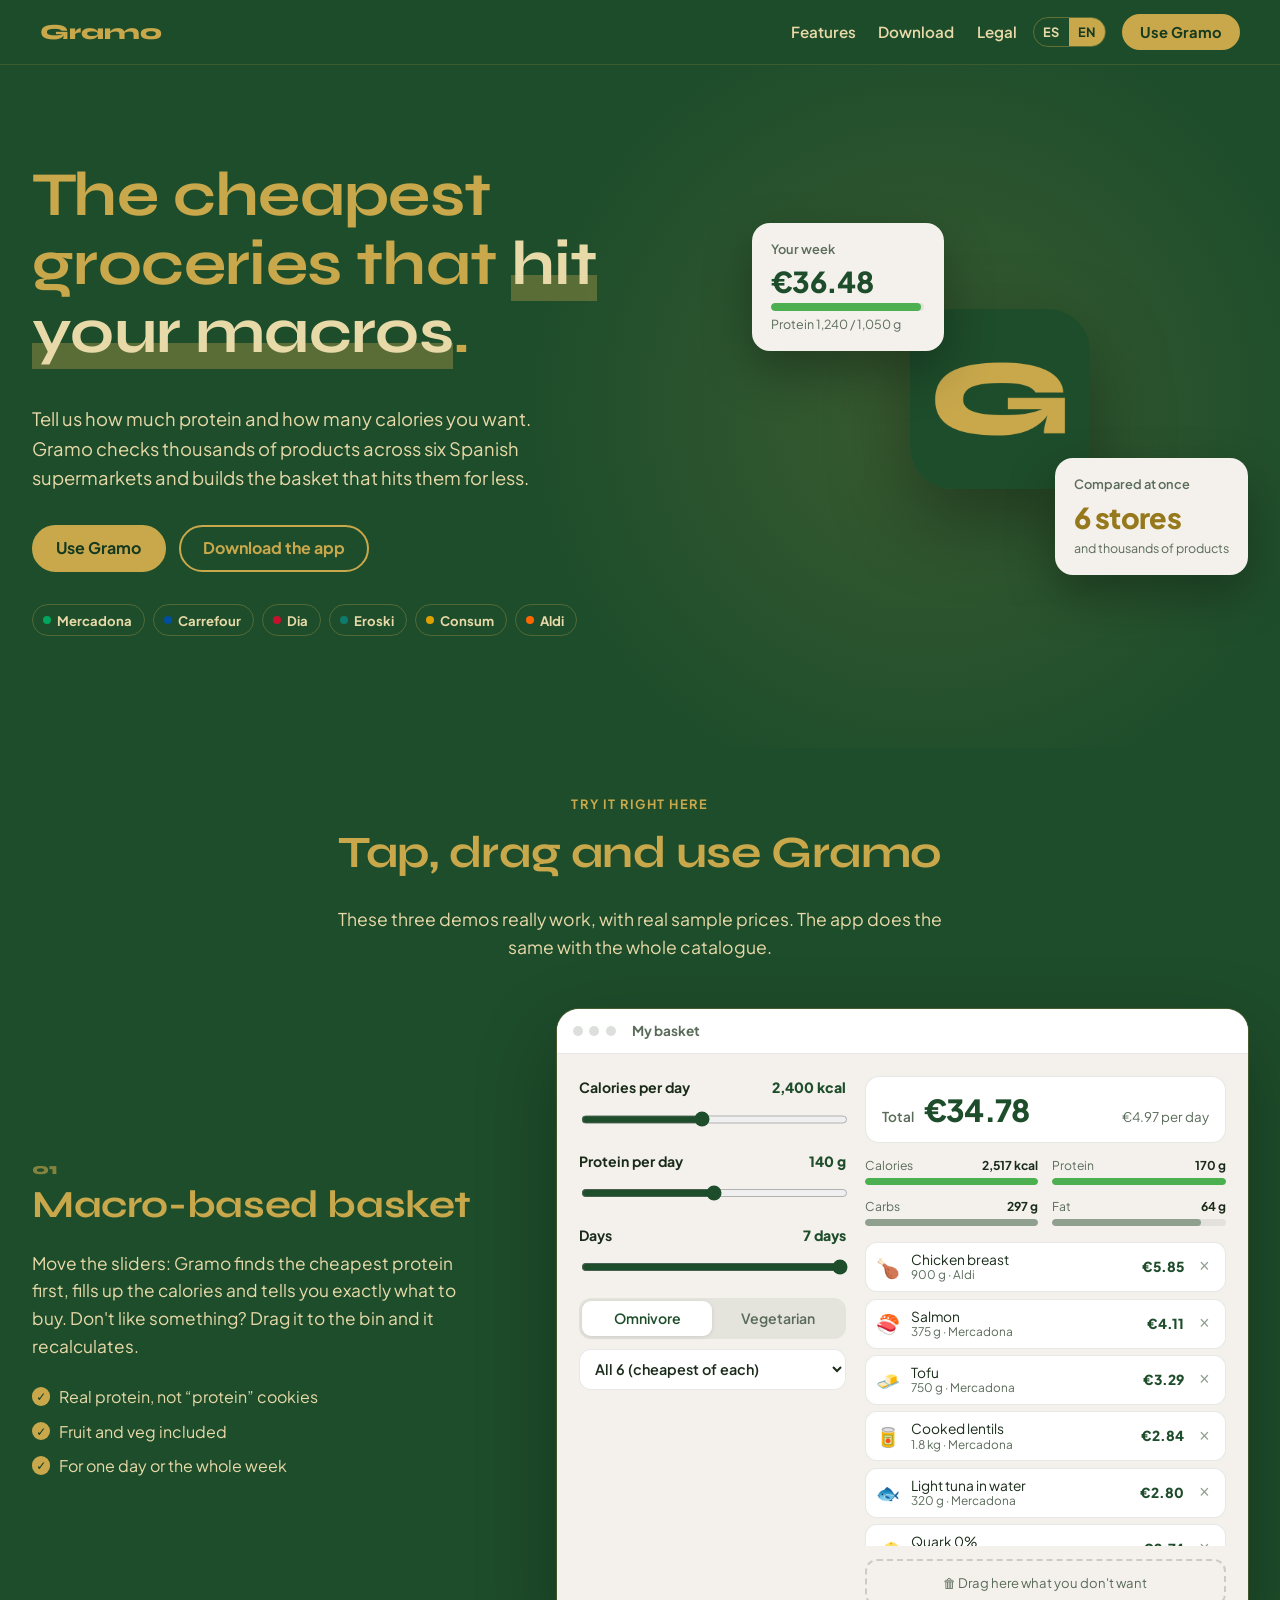
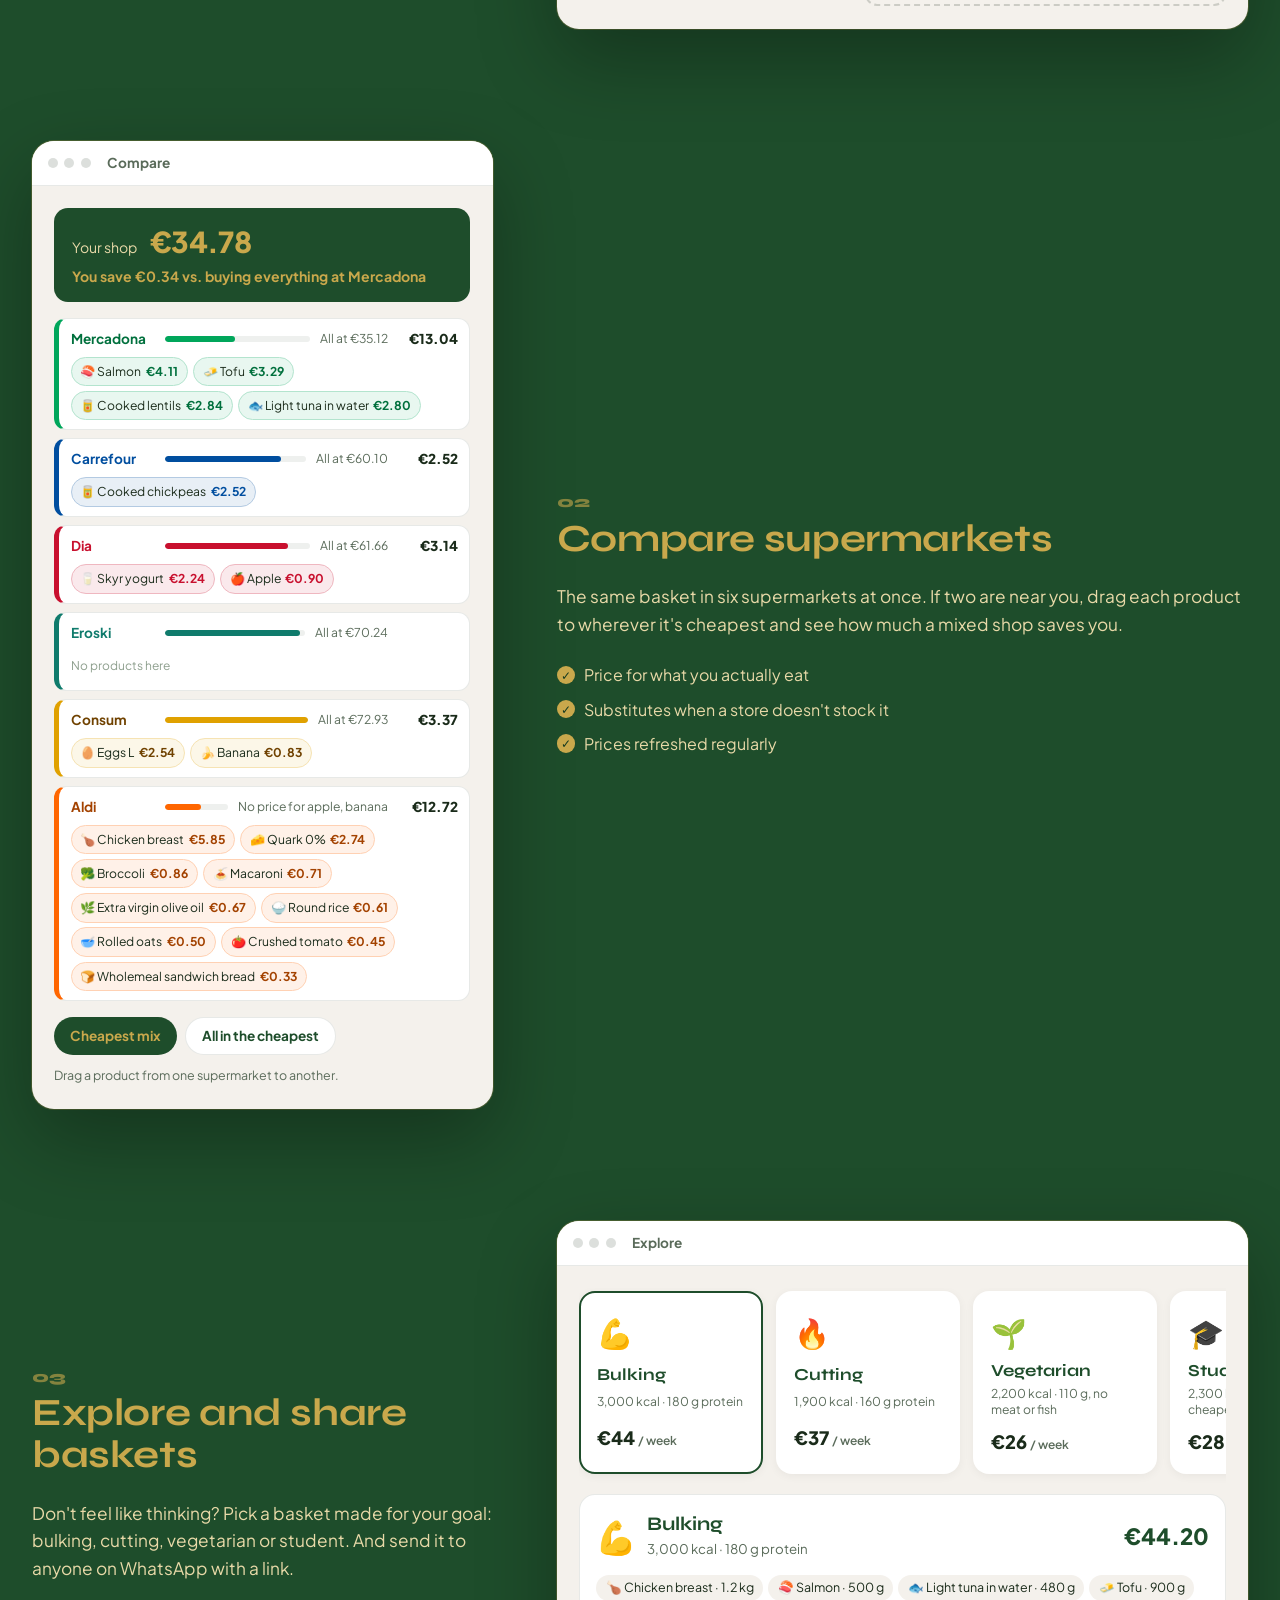
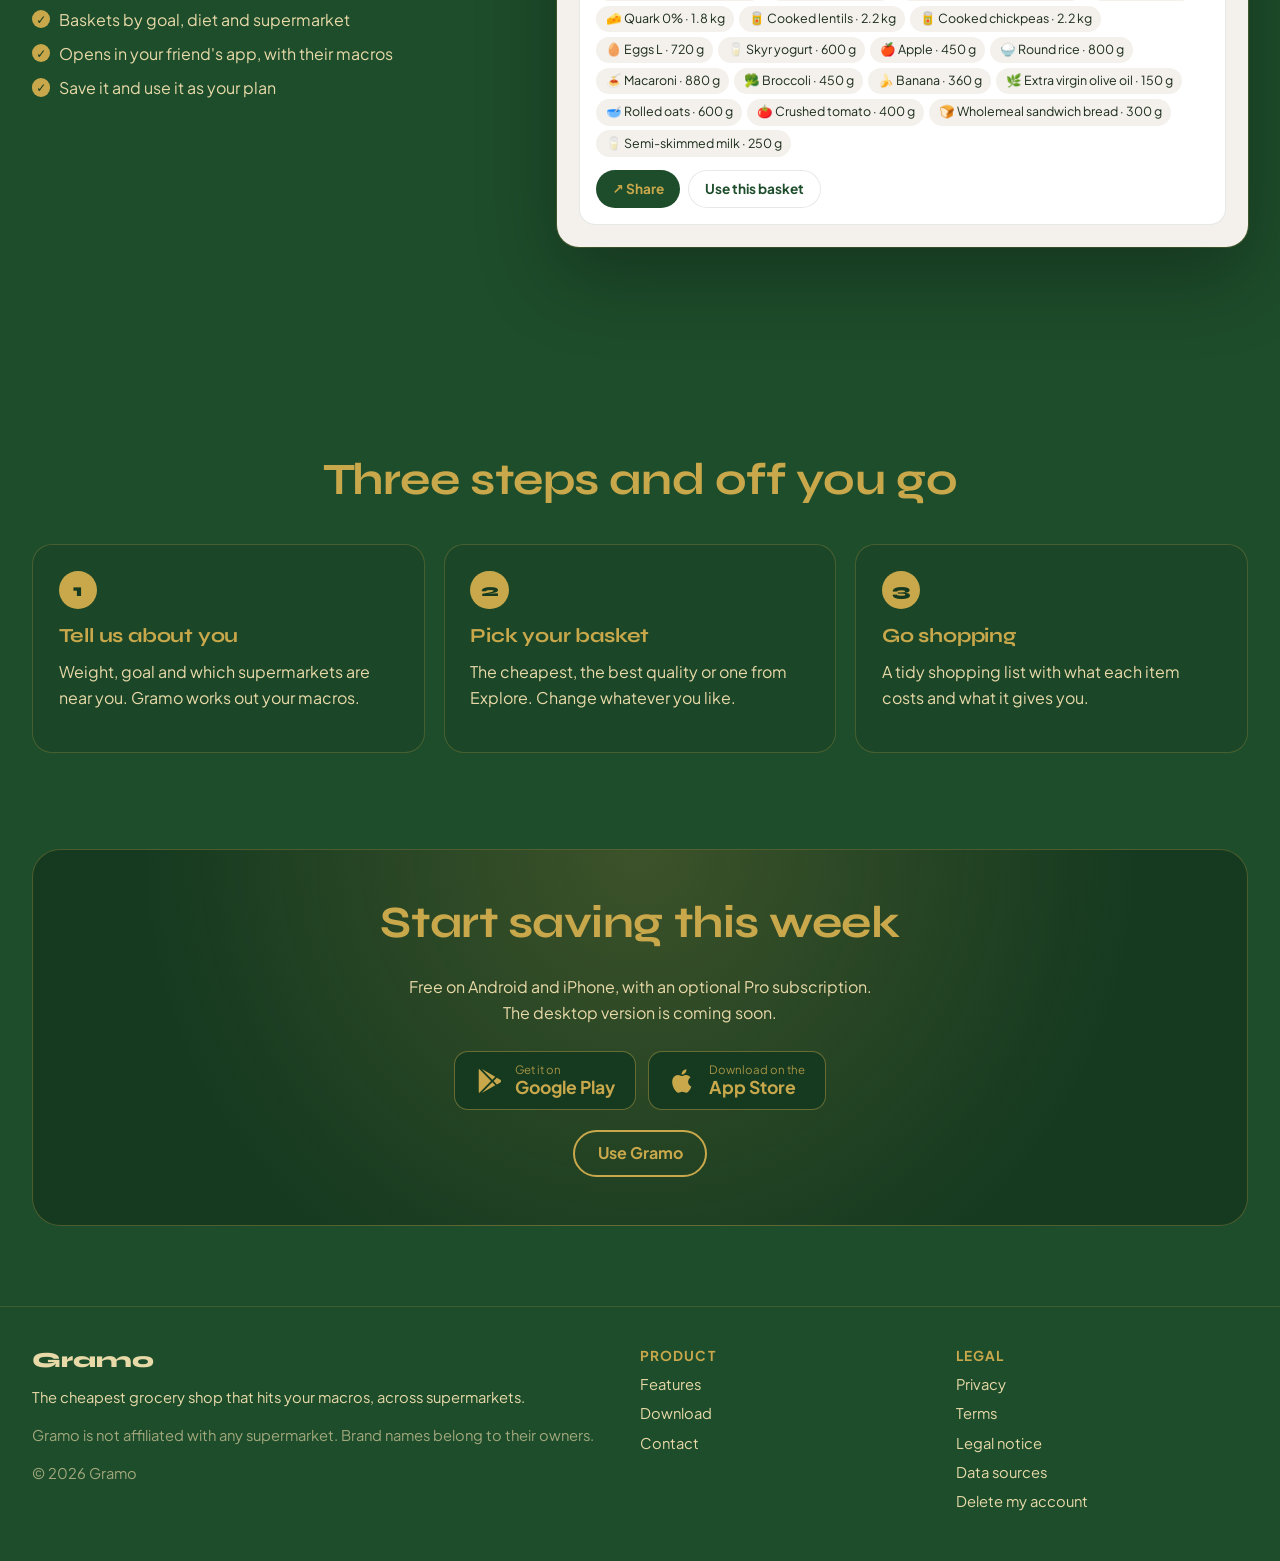
<file: index.html>
<!doctype html>
<html lang="es">
<head>
<meta charset="utf-8">
<meta name="viewport" content="width=device-width, initial-scale=1">
<title>Gramo · La compra más barata que cumple tus macros</title>
<meta name="description" content="Gramo compara Mercadona, Carrefour, Dia, Eroski, Consum y Aldi para montarte la compra más barata que cumple tus calorías y tu proteína.">
<meta property="og:title" content="Gramo · La compra más barata que cumple tus macros">
<meta property="og:description" content="Pon tus macros y Gramo te monta la cesta más barata comparando seis supermercados.">
<meta property="og:image" content="https://gramo.dev/c/icono.png">
<meta property="og:url" content="https://gramo.dev/">
<meta property="og:type" content="website">
<meta name="theme-color" content="#1E4D2B">
<link rel="icon" href="/c/icono.png">
<link rel="stylesheet" href="/web/fuentes/fuentes.css">
<link rel="stylesheet" href="/web/estilo-web.css">
<link rel="stylesheet" href="/web/portada.css">
<script src="/web/i18n.js"></script>
<script src="/web/textos-portada.js"></script>
<script src="/web/marco.js" defer></script>
<script src="/web/demos.js" defer></script>
</head>
<body data-titulo-es="Gramo · La compra más barata que cumple tus macros" data-titulo-en="Gramo · The cheapest groceries that hit your macros">
<header id="cab"></header>

<main>
  <!-- ======== Portada ======== -->
  <section class="hero">
    <div class="envoltura hero-rejilla">
      <div class="hero-texto">
        <h1 data-t-html="hero.titulo">La compra más barata que <em>cumple tus macros</em>.</h1>
        <p class="hero-sub" data-t="hero.sub">Dinos cuánta proteína y cuántas calorías quieres. Gramo mira miles de productos de seis supermercados y te monta la cesta que las cumple por menos dinero.</p>
        <div class="hero-cta">
          <button class="btn oro" type="button" data-usar data-t="nav.usar">Usar Gramo</button>
          <a class="btn" href="/descargar/" data-t="hero.descargar">Descargar la app</a>
        </div>
        <ul class="supers" data-t-aria="hero.supers">
          <li style="--c:#00A65B">Mercadona</li><li style="--c:#004E9F">Carrefour</li><li style="--c:#C8102E">Dia</li>
          <li style="--c:#0F7B6C">Eroski</li><li style="--c:#E0A100">Consum</li><li style="--c:#FF6600">Aldi</li>
        </ul>
      </div>
      <div class="hero-visual" aria-hidden="true">
        <div class="tarjeta-flotante t1">
          <span class="tf-titulo" data-t="hero.tf1">Tu semana</span>
          <strong class="tf-precio" id="hero-precio">—</strong>
          <span class="tf-barra"><i style="width:98%"></i></span>
          <span class="tf-pie" id="hero-prot"></span>
        </div>
        <div class="tarjeta-flotante t2">
          <span class="tf-titulo" data-t="hero.tf2">Comparados a la vez</span>
          <strong class="tf-precio oro" data-t="hero.tf2num">6 súpers</strong>
          <span class="tf-pie" data-t="hero.tf2pie">y miles de productos</span>
        </div>
        <img class="hero-icono" src="/c/icono.png" alt="" width="180" height="180">
      </div>
    </div>
  </section>

  <!-- ======== Funciones ======== -->
  <section id="funciones" class="funciones">
    <div class="envoltura">
      <p class="etiqueta centro" data-t="func.etiqueta">Pruébalo aquí mismo</p>
      <h2 class="centro" data-t="func.titulo">Toca, arrastra y usa Gramo</h2>
      <p class="centro intro" data-t="func.intro">Estas tres demos funcionan de verdad, con precios reales de ejemplo. La app hace lo mismo con el catálogo entero.</p>

      <!-- Demo 1: cesta por macros -->
      <article class="funcion">
        <div class="funcion-texto">
          <span class="num">01</span>
          <h3 data-t="d1.titulo">Cesta por macros</h3>
          <p data-t="d1.texto">Mueve las barras: Gramo busca primero la proteína más barata, completa las calorías y te dice exactamente qué comprar. ¿No te gusta algo? Arrástralo a la papelera y se recalcula.</p>
          <ul class="ventajas">
            <li data-t="d1.v1">Proteína de verdad, no galletas «proteicas»</li>
            <li data-t="d1.v2">Fruta y verdura incluidas</li>
            <li data-t="d1.v3">Para un día o para la semana entera</li>
          </ul>
        </div>
        <div class="demo" id="demo-cesta">
          <div class="demo-barra"><i></i><i></i><i></i><span data-t="d1.ventana">Mi cesta</span></div>
          <div class="demo-cuerpo">
            <div class="controles">
              <label><span><b data-t="d1.kcal">Calorías al día</b><output id="v-kcal"></output></span>
                <input type="range" id="r-kcal" min="1500" max="3500" step="50" value="2400"></label>
              <label><span><b data-t="d1.prot">Proteína al día</b><output id="v-prot"></output></span>
                <input type="range" id="r-prot" min="60" max="220" step="5" value="140"></label>
              <label><span><b data-t="d1.dias">Días</b><output id="v-dias"></output></span>
                <input type="range" id="r-dias" min="1" max="7" step="1" value="7"></label>
              <div class="interruptores">
                <div class="segmentado" role="group" id="g-dieta" data-t-aria="d1.grupo">
                  <button type="button" data-v="omni" aria-pressed="true" data-t="d1.omni">Omnívora</button>
                  <button type="button" data-v="veg" aria-pressed="false" data-t="d1.veg">Vegetariana</button>
                </div>
                <select id="s-super" data-t-aria="d1.super"></select>
              </div>
            </div>
            <div class="resultado">
              <div class="total"><span data-t="d1.total">Total</span><strong id="c-total">—</strong><small id="c-pordia"></small></div>
              <div class="macros" id="c-macros"></div>
              <ul class="lineas" id="c-lineas"></ul>
              <div class="papelera" id="c-papelera"><span aria-hidden="true">🗑</span> <span data-t="d1.papelera">Arrastra aquí lo que no quieras</span></div>
              <div class="quitados" id="c-quitados" hidden></div>
            </div>
          </div>
        </div>
      </article>

      <!-- Demo 2: comparar súpers -->
      <article class="funcion invertida">
        <div class="funcion-texto">
          <span class="num">02</span>
          <h3 data-t="d2.titulo">Compara supermercados</h3>
          <p data-t="d2.texto">La misma cesta, en seis súpers a la vez. Y si te pillan cerca dos, arrastra cada producto al súper donde sale más barato y mira cuánto ahorras con la compra mixta.</p>
          <ul class="ventajas">
            <li data-t="d2.v1">Precio por lo que de verdad comes</li>
            <li data-t="d2.v2">Sustitutos cuando un súper no lo tiene</li>
            <li data-t="d2.v3">Precios actualizados con regularidad</li>
          </ul>
        </div>
        <div class="demo" id="demo-comparar">
          <div class="demo-barra"><i></i><i></i><i></i><span data-t="d2.ventana">Comparar</span></div>
          <div class="demo-cuerpo">
            <div class="resumen-mixta" id="m-resumen"></div>
            <div class="filas-super" id="m-filas"></div>
            <div class="acciones-mixta">
              <button class="btn-demo" type="button" id="m-optima" data-t="d2.optima">Mezcla más barata</button>
              <button class="btn-demo claro" type="button" id="m-una" data-t="d2.una">Todo en el más barato</button>
            </div>
            <p class="pista" data-t="d2.pista">Arrastra un producto de un súper a otro.</p>
          </div>
        </div>
      </article>

      <!-- Demo 3: explorar y compartir -->
      <article class="funcion">
        <div class="funcion-texto">
          <span class="num">03</span>
          <h3 data-t="d3.titulo">Explora y comparte cestas</h3>
          <p data-t="d3.texto">¿Sin ganas de pensar? Elige una cesta hecha para tu objetivo: volumen, definición, vegetariana o de estudiante. Y mándasela a quien quieras por WhatsApp con un enlace.</p>
          <ul class="ventajas">
            <li data-t="d3.v1">Cestas por público, dieta y súper</li>
            <li data-t="d3.v2">Se abren en la app de tu amigo, con sus macros</li>
            <li data-t="d3.v3">Guárdala y úsala como tu plan</li>
          </ul>
        </div>
        <div class="demo" id="demo-explorar">
          <div class="demo-barra"><i></i><i></i><i></i><span data-t="d3.ventana">Explorar</span></div>
          <div class="demo-cuerpo">
            <div class="carrusel" id="e-carrusel" tabindex="0" data-t-aria="d3.carrusel"></div>
            <div class="vista" id="e-vista"></div>
          </div>
        </div>
      </article>
    </div>
  </section>

  <!-- ======== Cómo funciona ======== -->
  <section class="pasos">
    <div class="envoltura">
      <h2 class="centro" data-t="pasos.titulo">Tres pasos y a comprar</h2>
      <ol class="rejilla-pasos">
        <li><b>1</b><h3 data-t="pasos.1t">Cuéntanos de ti</h3><p data-t="pasos.1">Peso, objetivo y qué súpers te pillan cerca. Gramo calcula tus macros.</p></li>
        <li><b>2</b><h3 data-t="pasos.2t">Elige tu cesta</h3><p data-t="pasos.2">La más barata, la de más calidad o una de Explorar. Cambia lo que quieras.</p></li>
        <li><b>3</b><h3 data-t="pasos.3t">Ve al súper</h3><p data-t="pasos.3">Lista de la compra ordenada, con lo que cuesta cada cosa y lo que te aporta.</p></li>
      </ol>
    </div>
  </section>

  <!-- ======== Llamada final ======== -->
  <section class="final">
    <div class="envoltura">
      <div class="final-caja">
        <h2 data-t="final.titulo">Empieza a ahorrar esta semana</h2>
        <p data-t="final.texto">Gratis en Android y iPhone, con una suscripción Pro opcional. La versión para el ordenador llega pronto.</p>
        <div class="final-tiendas" id="final-tiendas"></div>
        <button class="btn" type="button" data-usar data-t="nav.usar">Usar Gramo</button>
      </div>
    </div>
  </section>
</main>

<footer id="pie"></footer>
</body>
</html>
</file>
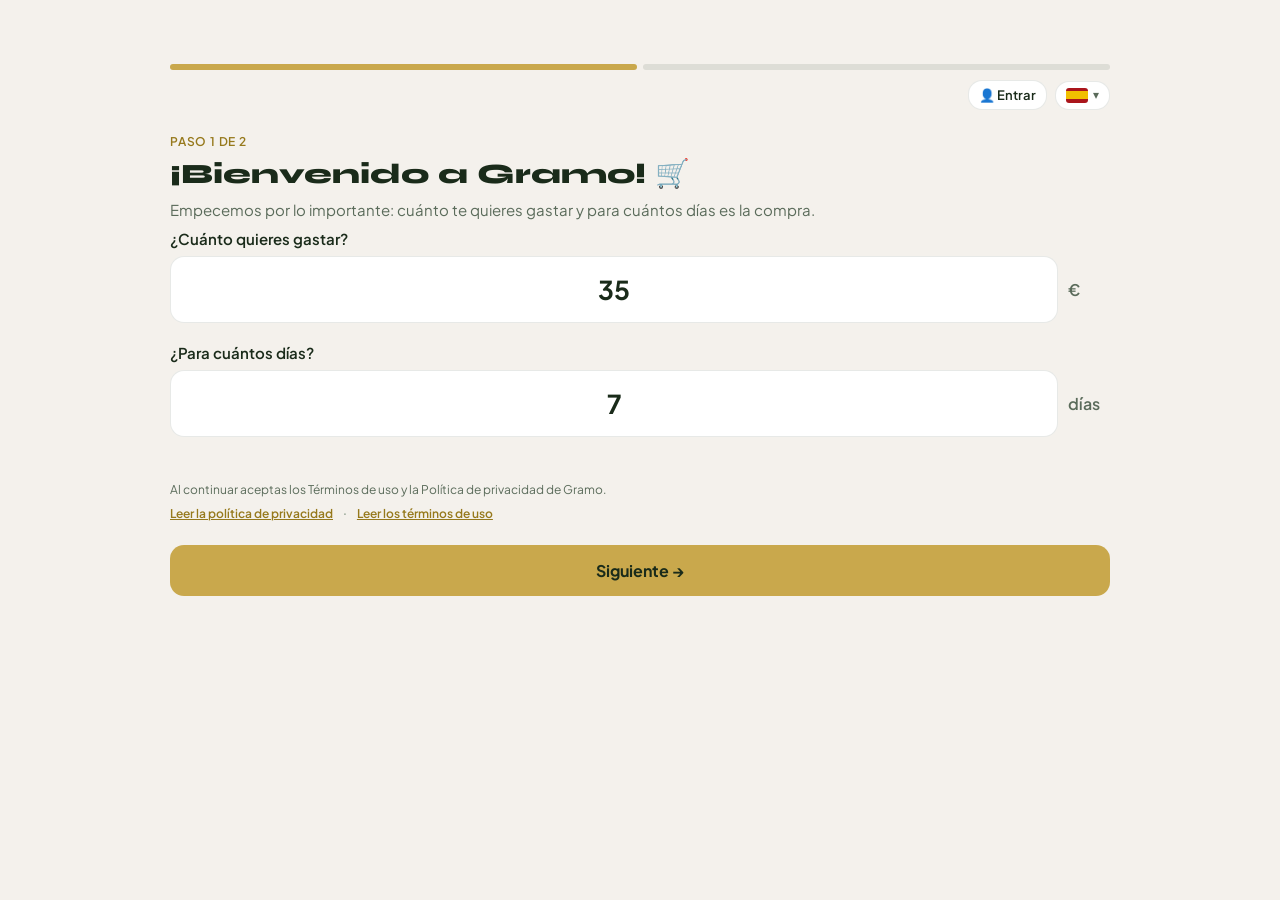
<file: app/index.html>
<!DOCTYPE html>
<html lang="en">
  <head>
    <meta charset="utf-8" />
    <meta httpEquiv="X-UA-Compatible" content="IE=edge" />
    <meta name="viewport" content="width=device-width, initial-scale=1, shrink-to-fit=no" />
    <title>Gramo</title>
    <!-- The `react-native-web` recommended style reset: https://necolas.github.io/react-native-web/docs/setup/#root-element -->
    <style id="expo-reset">
      /* These styles make the body full-height */
      html,
      body {
        height: 100%;
      }
      /* These styles disable body scrolling if you are using <ScrollView> */
      body {
        overflow: hidden;
      }
      /* These styles make the root element full-height */
      #root {
        display: flex;
        height: 100%;
        flex: 1;
      }
    </style>
  <link rel="icon" href="/app/favicon.ico"/></head>

  <body>
    <!-- Use static rendering with Expo Router to support running without JavaScript. -->
    <noscript>
      You need to enable JavaScript to run this app.
    </noscript>
    <!-- The root element for your Expo app. -->
    <div id="root"></div>
  <script src="/app/_expo/static/js/web/entry-6478f3ea15284f158a980bf8d4f221f8.js" defer></script>
</body>
</html>
</file>
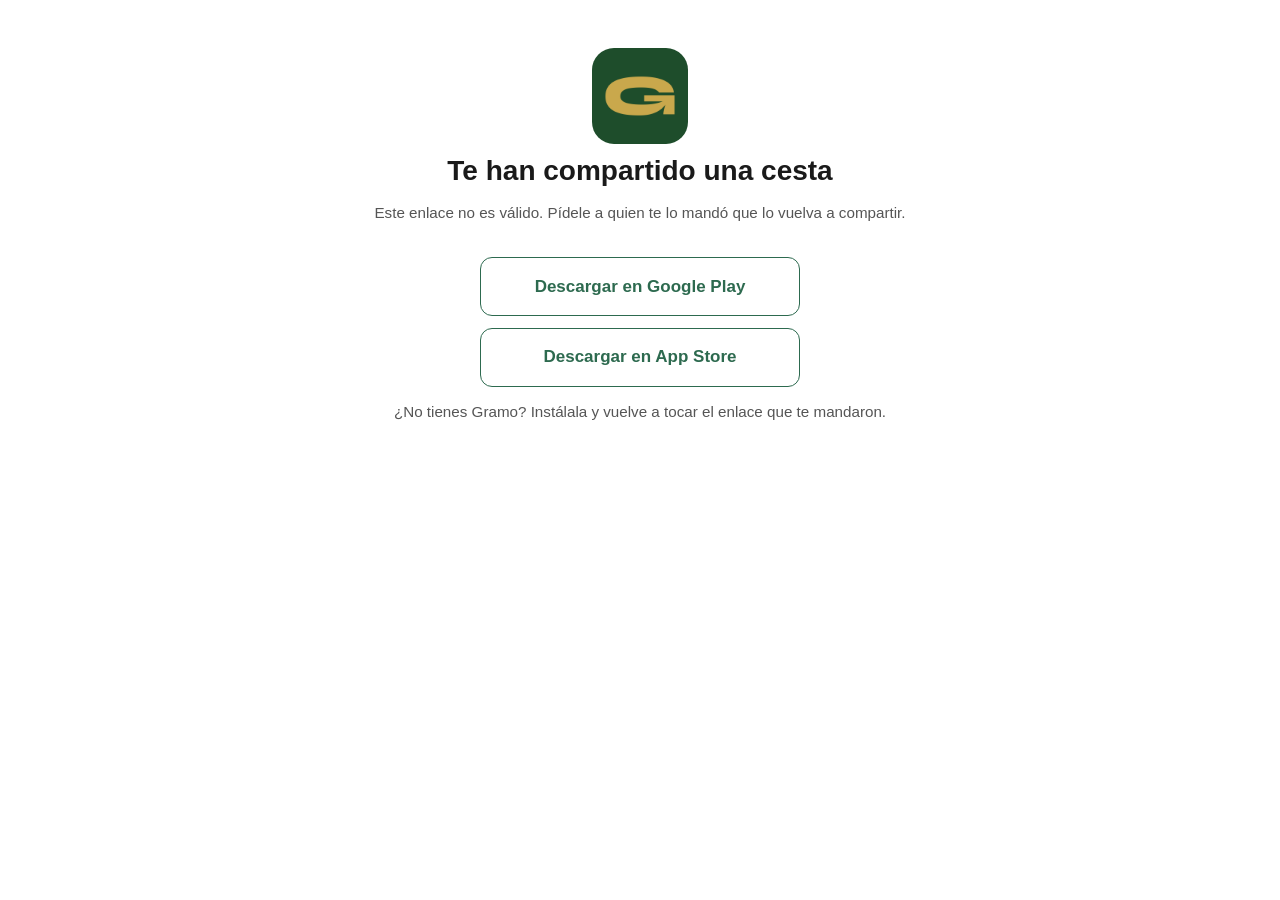
<file: c/index.html>
<!doctype html>
<html lang="es">
<head>
<meta charset="utf-8">
<meta name="viewport" content="width=device-width, initial-scale=1">
<title>Te han compartido una cesta · Gramo</title>
<meta name="robots" content="noindex">
<!-- Lo que enseña WhatsApp al pegar el enlace. Es estático: la página no sabe
     qué cesta es, eso lo lee la app. -->
<meta property="og:title" content="Te han compartido una cesta de Gramo">
<meta property="og:description" content="Ábrela en Gramo para ver sus productos, sus macros y lo que cuesta hoy.">
<meta property="og:image" content="https://gramo-app.netlify.app/c/icono.png">
<meta property="og:type" content="website">
<link rel="icon" href="icono.png">
<link rel="stylesheet" href="/estilo.css">
<style>
  body { text-align: center; padding-top: 3rem; }
  .icono { width: 96px; height: 96px; border-radius: 22px; }
  .botones { display: flex; flex-direction: column; gap: 0.75rem; margin: 2rem auto 0; max-width: 20rem; }
  .btn {
    display: block; padding: 0.9rem 1rem; border-radius: 12px; text-decoration: none;
    font-weight: 600; border: 1px solid var(--acento);
  }
  .btn.primario { background: var(--acento); color: var(--fondo); }
  .nota { color: var(--tinta-suave); font-size: 0.95rem; }
  [hidden] { display: none !important; }
</style>
</head>
<body>

<img class="icono" src="icono.png" alt="">
<h1>Te han compartido una cesta</h1>
<p class="nota" id="estado">Abriendo Gramo…</p>

<div class="botones">
  <a class="btn primario" id="abrir" href="#">Abrir en Gramo</a>
  <a class="btn" id="web" href="/app/" hidden>Verla en el navegador</a>
  <a class="btn" id="play" href="https://play.google.com/store/apps/details?id=com.gramo1.app">Descargar en Google Play</a>
  <a class="btn" id="appstore" href="https://apps.apple.com/app/id6801570409">Descargar en App Store</a>
</div>

<p class="nota">¿No tienes Gramo? Instálala y vuelve a tocar el enlace que te mandaron.</p>

<script>
// Página puente de «Compartir cesta». El enlace https es lo que se manda por
// WhatsApp (un gramo:// ni sale pulsable), y esto lo convierte en:
//   · Android: un intent que abre la app, o va a Play si no está instalada;
//   · iOS: un intento de abrir gramo:// y, si la página sigue a la vista, la
//     App Store;
//   · ordenador: los botones, sin redirigir, con «Verla en el navegador»
//     (Gramo para web, gramo.dev/app) como opción principal.
// No lleva datos de la cesta: solo pasa el id a la app.
(function () {
  var q = new URLSearchParams(location.search);
  var id = q.get("id");
  var e = q.get("e");
  var ruta = null;
  if (id && /^[0-9a-f]{8}-[0-9a-f]{4}-[0-9a-f]{4}-[0-9a-f]{4}-[0-9a-f]{12}$/i.test(id)) {
    ruta = "compartida/" + id;
  } else if (e && /^[a-z0-9-]{1,80}$/.test(e)) {
    ruta = "explorar/" + e;
  }

  var PLAY = document.getElementById("play").href;
  var STORE = document.getElementById("appstore").href;
  var ua = navigator.userAgent || "";
  var android = /Android/i.test(ua);
  var ios = /iPhone|iPad|iPod/i.test(ua) || (/Macintosh/.test(ua) && "ontouchend" in document);
  var estado = document.getElementById("estado");
  var abrir = document.getElementById("abrir");

  if (!ruta) {
    estado.textContent = "Este enlace no es válido. Pídele a quien te lo mandó que lo vuelva a compartir.";
    abrir.hidden = true;
    return;
  }

  var esquema = "gramo://" + ruta;
  var destino = android
    ? "intent://" + ruta + "#Intent;scheme=gramo;package=com.gramo1.app;S.browser_fallback_url=" +
      encodeURIComponent(PLAY) + ";end"
    : esquema;
  abrir.href = destino;
  var web = document.getElementById("web");
  web.href = "/app/" + ruta;
  web.hidden = false;

  // Cada móvil ve solo su tienda.
  if (android) document.getElementById("appstore").hidden = true;
  if (ios) document.getElementById("play").hidden = true;

  if (!android && !ios) {
    // En el ordenador gramo:// no abre nada: lo principal es la versión web.
    estado.textContent = "Puedes verla aquí mismo, en el navegador, o abrir el enlace desde el móvil.";
    abrir.hidden = true;
    web.className = "btn primario";
    return;
  }

  location.href = destino;

  if (ios) {
    // Si la app se ha abierto, la página pasa a segundo plano y esto no hace
    // nada. Si sigue a la vista, es que no está instalada.
    setTimeout(function () {
      if (document.visibilityState === "visible") location.href = STORE;
    }, 1500);
  }
  setTimeout(function () {
    estado.textContent = "Si no se ha abierto, toca «Abrir en Gramo».";
  }, 2000);
})();
</script>
</body>
</html>
</file>
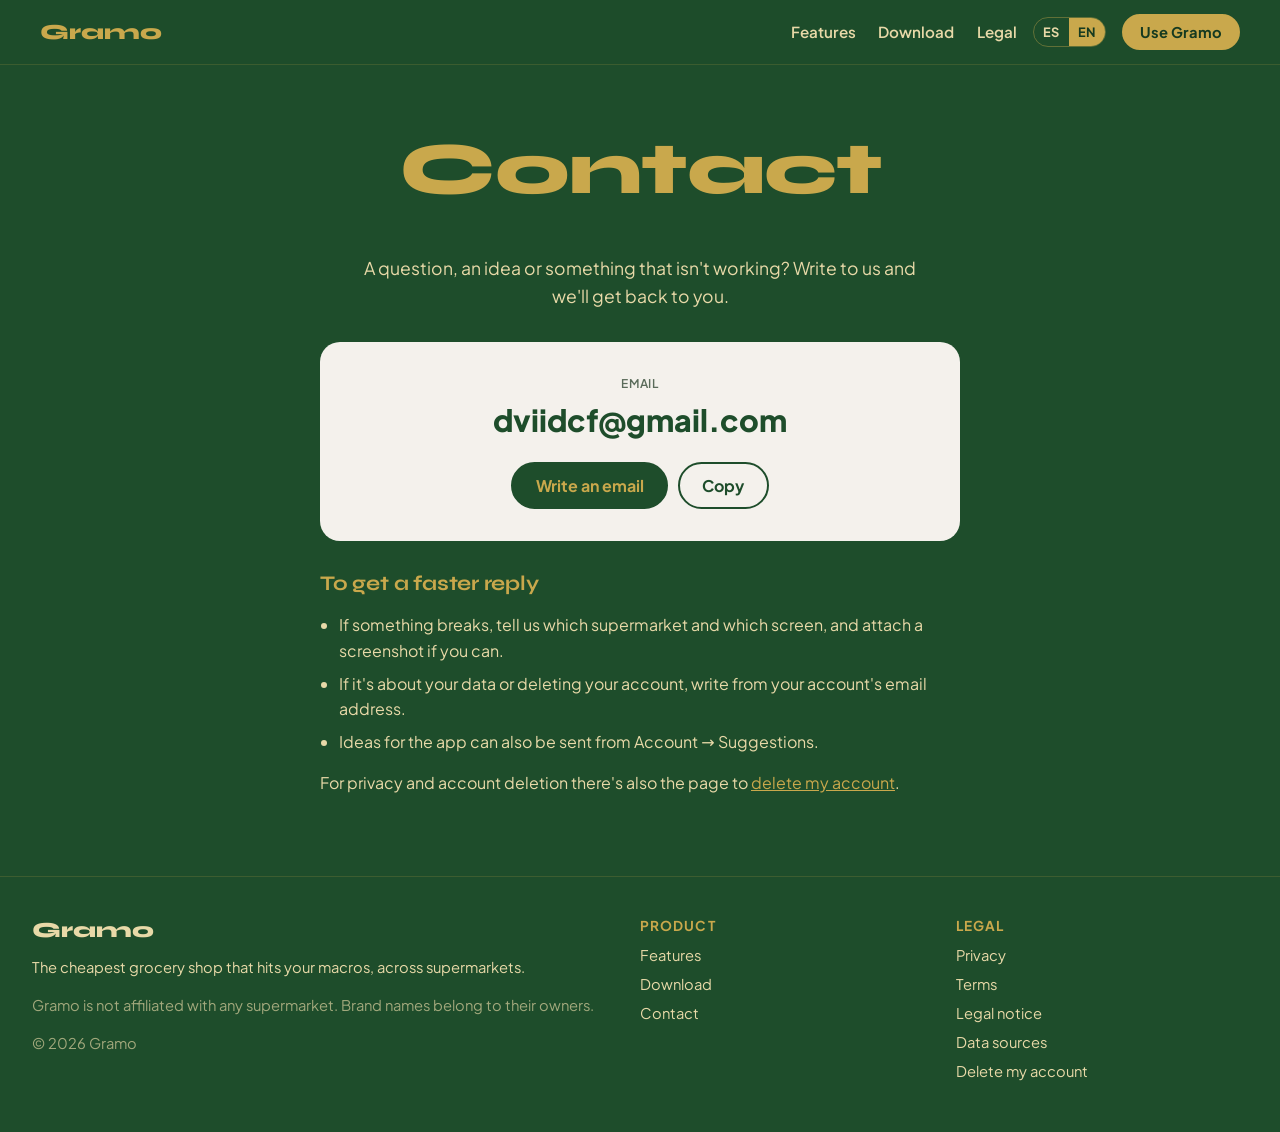
<file: contacto/index.html>
<!doctype html>
<html lang="es">
<head>
<meta charset="utf-8">
<meta name="viewport" content="width=device-width, initial-scale=1">
<title>Contacto · Gramo</title>
<meta name="description" content="Escribe a Gramo: dudas, ideas, errores o temas de privacidad.">
<meta name="theme-color" content="#1E4D2B">
<link rel="icon" href="/c/icono.png">
<link rel="stylesheet" href="/web/fuentes/fuentes.css">
<link rel="stylesheet" href="/web/estilo-web.css">
<script src="/web/i18n.js"></script>
<script>
  window.GRAMO_TEXTOS = {
    es: {
      "k.titulo": "Contacto",
      "k.sub": "¿Una duda, una idea o algo que no funciona? Escríbenos y te contestamos.",
      "k.correo": "Correo",
      "k.escribir": "Escribir un correo",
      "k.copiar": "Copiar",
      "k.copiado": "Copiado",
      "k.temas.t": "Para que te contestemos antes",
      "k.temas.1": "Si algo falla, dinos qué súper y qué pantalla, y si puedes, adjunta una captura.",
      "k.temas.2": "Si es sobre tus datos o borrar tu cuenta, escribe desde el correo de tu cuenta.",
      "k.temas.3": "Las ideas para la app también se pueden mandar desde Cuenta → Sugerencias.",
      "k.legal": "Para privacidad y borrado de cuenta tienes también la página de",
      "k.legal.enlace": "borrar mi cuenta",
    },
    en: {
      "k.titulo": "Contact",
      "k.sub": "A question, an idea or something that isn't working? Write to us and we'll get back to you.",
      "k.correo": "Email",
      "k.escribir": "Write an email",
      "k.copiar": "Copy",
      "k.copiado": "Copied",
      "k.temas.t": "To get a faster reply",
      "k.temas.1": "If something breaks, tell us which supermarket and which screen, and attach a screenshot if you can.",
      "k.temas.2": "If it's about your data or deleting your account, write from your account's email address.",
      "k.temas.3": "Ideas for the app can also be sent from Account → Suggestions.",
      "k.legal": "For privacy and account deletion there's also the page to",
      "k.legal.enlace": "delete my account",
    },
  };
</script>
<script src="/web/marco.js" defer></script>
<style>
  .contacto { max-width: 40rem; margin: 0 auto; }
  .tarjeta { background: var(--crema); color: var(--tinta); border-radius: 20px; padding: 2rem 1.5rem; text-align: center; margin-top: 1rem; }
  .tarjeta small { display: block; color: var(--tinta-2); font-weight: 600; text-transform: uppercase; letter-spacing: .08em; font-size: .75rem; }
  .correo { display: block; font: 800 clamp(1.3rem, 5vw, 1.9rem)/1.2 var(--texto); color: var(--verde); margin: .5rem 0 1.5rem; word-break: break-all; text-decoration: none; }
  .acciones { display: flex; flex-wrap: wrap; gap: .6rem; justify-content: center; }
  .acciones .btn { border-color: var(--verde); color: var(--verde); }
  .acciones .btn.oro { background: var(--verde); color: var(--oro); }
  .temas { margin-top: 2rem; }
  .temas h2 { font-size: 1.3rem; }
  .temas ul { padding-left: 1.2rem; }
  .temas li { margin: .45rem 0; }
</style>
</head>
<body data-titulo-es="Contacto · Gramo" data-titulo-en="Contact · Gramo">
<header id="cab"></header>
<main class="envoltura">
  <section class="cabecera-pag">
    <h1 data-t="k.titulo">Contacto</h1>
    <p data-t="k.sub"></p>
  </section>
  <div class="contacto">
    <div class="tarjeta">
      <small data-t="k.correo">Correo</small>
      <a class="correo" href="mailto:dviidcf@gmail.com">dviidcf@gmail.com</a>
      <div class="acciones">
        <a class="btn oro" href="mailto:dviidcf@gmail.com" data-t="k.escribir">Escribir un correo</a>
        <button class="btn" type="button" id="copiar" data-t="k.copiar">Copiar</button>
      </div>
    </div>
    <section class="temas">
      <h2 data-t="k.temas.t"></h2>
      <ul>
        <li data-t="k.temas.1"></li>
        <li data-t="k.temas.2"></li>
        <li data-t="k.temas.3"></li>
      </ul>
      <p><span data-t="k.legal"></span> <a href="/legal/borrar-cuenta.html" data-t="k.legal.enlace"></a>.</p>
    </section>
  </div>
</main>
<footer id="pie"></footer>
<script>
  // Copiar al portapapeles; si el navegador no deja, el botón no hace nada y el
  // correo sigue a la vista para copiarlo a mano.
  document.getElementById("copiar").addEventListener("click", async (e) => {
    try {
      await navigator.clipboard.writeText("dviidcf@gmail.com");
      e.target.textContent = t("k.copiado");
      setTimeout(() => { e.target.textContent = t("k.copiar"); }, 1800);
    } catch { /* sin permiso de portapapeles */ }
  });
</script>
</body>
</html>
</file>
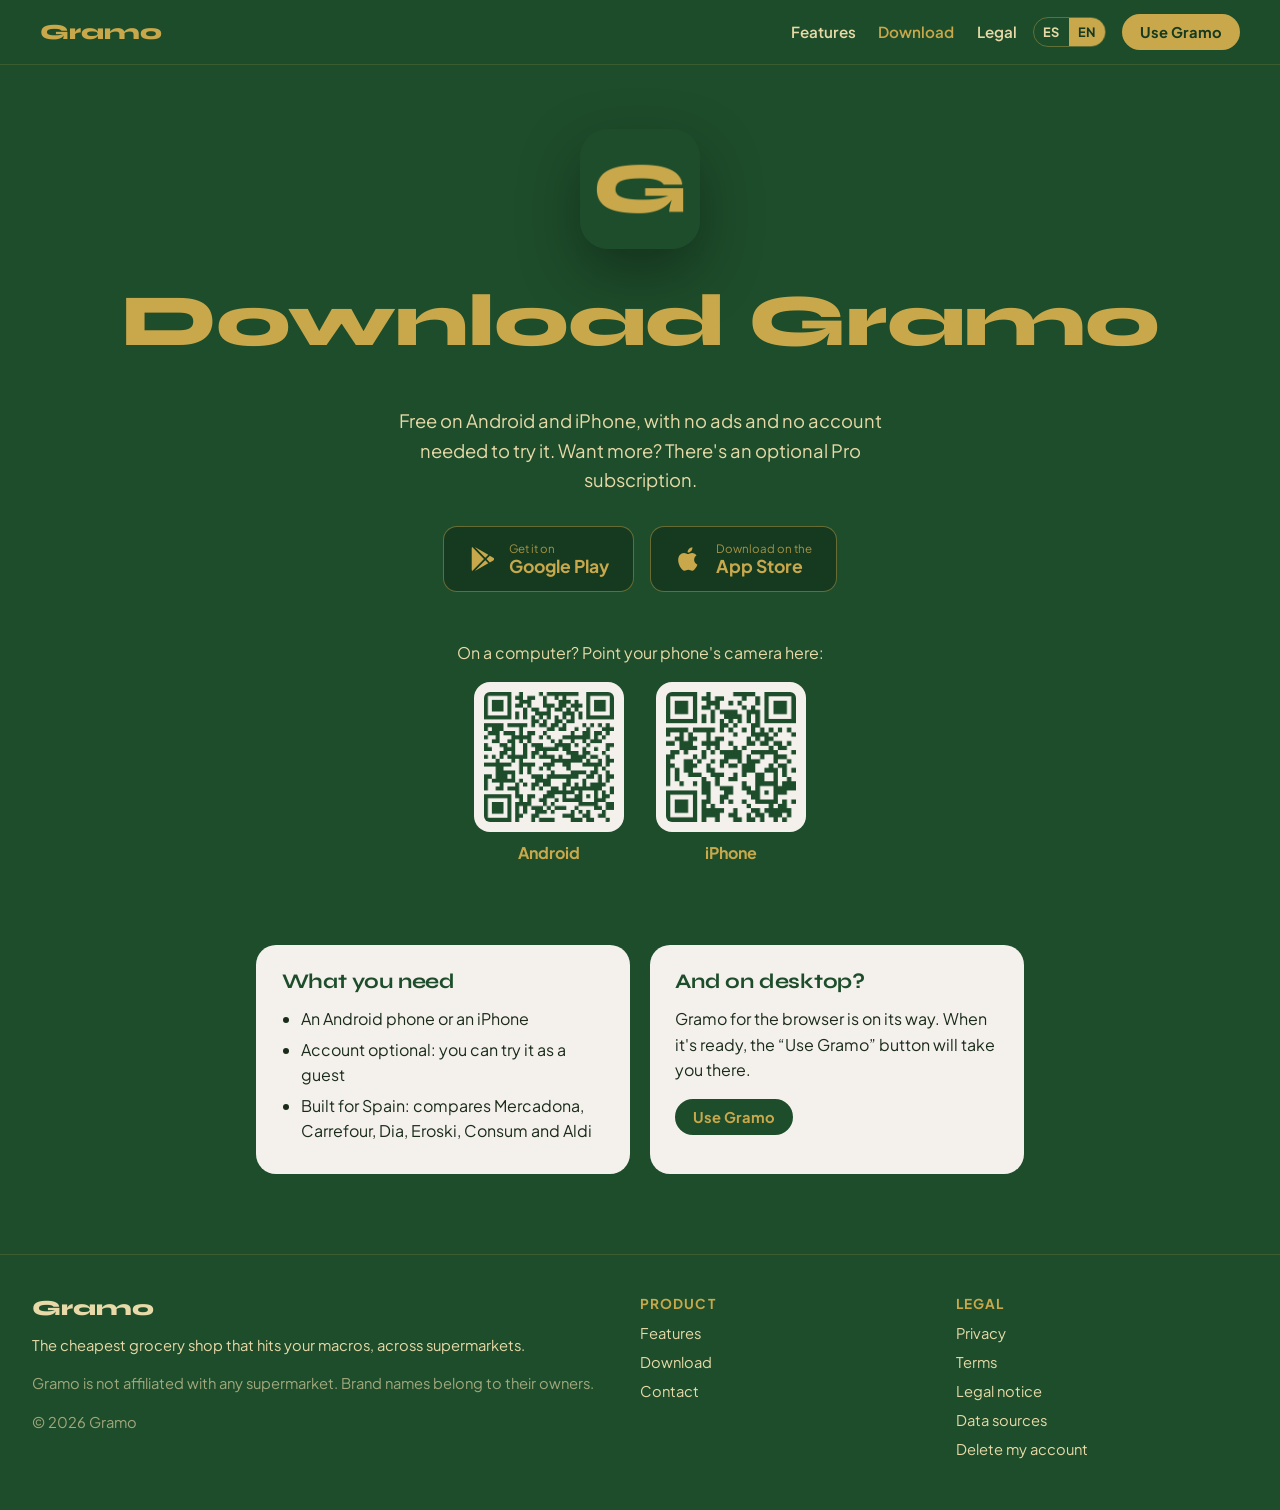
<file: descargar/index.html>
<!doctype html>
<html lang="es">
<head>
<meta charset="utf-8">
<meta name="viewport" content="width=device-width, initial-scale=1">
<title>Descargar Gramo</title>
<meta name="description" content="Descarga Gramo en Google Play y en la App Store: gratis, con suscripción Pro opcional.">
<meta name="theme-color" content="#1E4D2B">
<link rel="icon" href="/c/icono.png">
<link rel="stylesheet" href="/web/fuentes/fuentes.css">
<link rel="stylesheet" href="/web/estilo-web.css">
<script src="/web/i18n.js"></script>
<script>
  window.GRAMO_TEXTOS = {
    es: {
      "d.titulo": "Descarga Gramo",
      "d.sub": "Gratis en Android y iPhone, sin anuncios y sin crear cuenta para probarla. Si quieres más, hay una suscripción Pro opcional.",
      "d.qr": "¿Estás en el ordenador? Apunta con la cámara del móvil:",
      "d.qr.play": "Android",
      "d.qr.apple": "iPhone",
      "d.req.t": "Qué necesitas",
      "d.req.movil": "Un móvil Android o un iPhone",
      "d.req.cuenta": "Cuenta opcional: puedes probarla como invitado",
      "d.req.espana": "Pensada para España: compara Mercadona, Carrefour, Dia, Eroski, Consum y Aldi",
      "d.web.t": "¿Y en el ordenador?",
      "d.web": "Gramo para el navegador está en camino. Cuando esté listo, el botón «Usar Gramo» te llevará a él.",
    },
    en: {
      "d.titulo": "Download Gramo",
      "d.sub": "Free on Android and iPhone, with no ads and no account needed to try it. Want more? There's an optional Pro subscription.",
      "d.qr": "On a computer? Point your phone's camera here:",
      "d.qr.play": "Android",
      "d.qr.apple": "iPhone",
      "d.req.t": "What you need",
      "d.req.movil": "An Android phone or an iPhone",
      "d.req.cuenta": "Account optional: you can try it as a guest",
      "d.req.espana": "Built for Spain: compares Mercadona, Carrefour, Dia, Eroski, Consum and Aldi",
      "d.web.t": "And on desktop?",
      "d.web": "Gramo for the browser is on its way. When it's ready, the “Use Gramo” button will take you there.",
    },
  };
</script>
<script src="/web/marco.js" defer></script>
<style>
  .descarga { text-align: center; padding: 4rem 0 1rem; }
  .descarga .icono { width: 120px; height: 120px; border-radius: 28px; margin: 0 auto 2rem; box-shadow: 0 24px 60px rgba(0,0,0,.35); }
  .descarga .sub { font-size: 1.15rem; max-width: 32rem; margin: 0 auto 2rem; }
  .tiendas-grandes { display: flex; flex-wrap: wrap; gap: 1rem; justify-content: center; }
  .tiendas-grandes .tienda { padding: 0.9rem 1.5rem; }
  .qr { display: none; margin: 3rem auto 0; max-width: 34rem; }
  @media (min-width: 900px) and (hover: hover) { .qr { display: block; } }
  .qr-fila { display: flex; gap: 2rem; justify-content: center; margin-top: 1rem; }
  .qr figure { margin: 0; }
  .qr img { width: 150px; height: 150px; background: var(--crema); padding: 10px; border-radius: 16px; }
  .qr figcaption { margin-top: .5rem; font-weight: 700; color: var(--oro); }
  .info { display: grid; gap: 1.2rem; max-width: 48rem; margin: 4rem auto 0; }
  @media (min-width: 720px) { .info { grid-template-columns: 1fr 1fr; } }
  .info section { background: var(--crema); color: var(--tinta); border-radius: 20px; padding: 1.6rem; }
  .info h2 { color: var(--verde); font-size: 1.3rem; }
  .info ul { margin: 0; padding-left: 1.2rem; }
  .info li { margin: .3rem 0; }
</style>
</head>
<body data-titulo-es="Descargar Gramo" data-titulo-en="Download Gramo">
<header id="cab"></header>
<main class="envoltura">
  <section class="descarga">
    <img class="icono" src="/c/icono.png" alt="Gramo" width="120" height="120">
    <h1 data-t="d.titulo">Descarga Gramo</h1>
    <p class="sub" data-t="d.sub"></p>
    <div class="tiendas-grandes" id="tiendas"></div>
    <div class="qr">
      <p data-t="d.qr"></p>
      <div class="qr-fila">
        <!-- QR generados una vez y guardados aquí: la página no llama a nadie de fuera. -->
        <figure><img src="/web/img/qr-play.png" alt="QR Google Play" loading="lazy"><figcaption data-t="d.qr.play"></figcaption></figure>
        <figure><img src="/web/img/qr-appstore.png" alt="QR App Store" loading="lazy"><figcaption data-t="d.qr.apple"></figcaption></figure>
      </div>
    </div>
  </section>
  <div class="info">
    <section>
      <h2 data-t="d.req.t"></h2>
      <ul>
        <li data-t="d.req.movil"></li>
        <li data-t="d.req.cuenta"></li>
        <li data-t="d.req.espana"></li>
      </ul>
    </section>
    <section>
      <h2 data-t="d.web.t"></h2>
      <p data-t="d.web"></p>
      <button class="btn oro peq" type="button" data-usar data-t="nav.usar" style="background:var(--verde);color:var(--oro);border-color:var(--verde)"></button>
    </section>
  </div>
</main>
<footer id="pie"></footer>
<script>
  document.addEventListener("DOMContentLoaded", () => {
    document.getElementById("tiendas").innerHTML = botonesTienda();
    aplicarIdioma();
  });
</script>
</body>
</html>
</file>
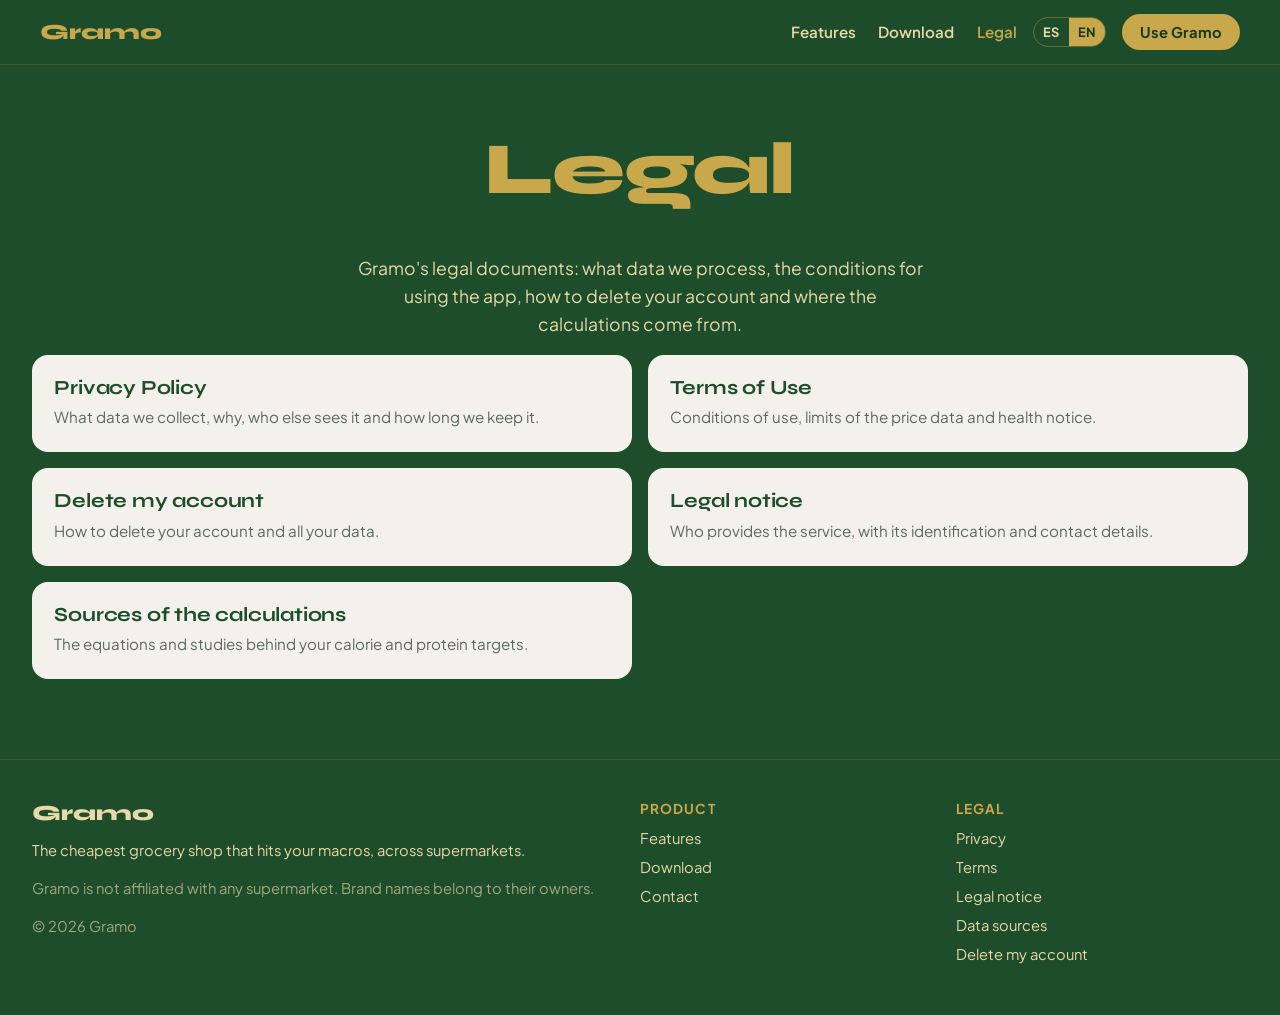
<file: legal/index.html>
<!doctype html>
<html lang="es">
<head>
<meta charset="utf-8">
<meta name="viewport" content="width=device-width, initial-scale=1">
<title>Legal · Gramo</title>
<link rel="icon" href="/c/icono.png">
<link rel="stylesheet" href="/web/fuentes/fuentes.css">
<link rel="stylesheet" href="/web/estilo-web.css">
<style>
.tarjetas { display: grid; gap: 1rem; grid-template-columns: 1fr; margin: 0 0 4rem; }
@media (min-width: 720px) { .tarjetas { grid-template-columns: repeat(2, 1fr); } }
.tarjeta { display: block; background: var(--crema); color: var(--tinta); border-radius: 16px; padding: 1.4rem; text-decoration: none; transition: transform .15s ease; }
.tarjeta:hover { transform: translateY(-2px); }
.tarjeta h2 { margin: 0 0 .4rem; color: var(--verde); font-family: var(--titulo); font-size: 1.25rem; }
.tarjeta p { margin: 0; color: var(--tinta-2); font-size: .95rem; }
</style>
<script src="/web/i18n.js"></script>
<script src="/web/marco.js" defer></script>
</head>
<body data-titulo-es="Legal · Gramo" data-titulo-en="Legal · Gramo">
<header id="cab"></header>
<main class="envoltura">
  <section class="cabecera-pag" data-idioma="es">
    <h1>Legal</h1>
    <p>Los documentos legales de Gramo: qué datos tratamos, en qué condiciones usas la app, cómo borrar tu cuenta y de dónde salen los cálculos.</p>
  </section>
  <section class="cabecera-pag" data-idioma="en" hidden>
    <h1>Legal</h1>
    <p>Gramo's legal documents: what data we process, the conditions for using the app, how to delete your account and where the calculations come from.</p>
  </section>
  <div class="tarjetas" data-idioma="es">
    <a class="tarjeta" href="/legal/privacidad.html"><h2>Política de privacidad</h2><p>Qué datos recogemos, para qué, quién más los ve y cuánto tiempo los guardamos.</p></a>
    <a class="tarjeta" href="/legal/terminos.html"><h2>Términos de uso</h2><p>Condiciones de uso, límites de los datos de precios y aviso sobre salud.</p></a>
    <a class="tarjeta" href="/legal/borrar-cuenta.html"><h2>Borrar mi cuenta</h2><p>Cómo eliminar tu cuenta y todos tus datos.</p></a>
    <a class="tarjeta" href="/legal/aviso-legal.html"><h2>Aviso legal</h2><p>Quién presta el servicio, con su identificación y datos de contacto.</p></a>
    <a class="tarjeta" href="/legal/fuentes.html"><h2>Fuentes de los cálculos</h2><p>Las ecuaciones y estudios en los que se basan tus objetivos de calorías y proteína.</p></a>
  </div>
  <div class="tarjetas" data-idioma="en" hidden>
    <a class="tarjeta" href="/legal/privacidad.html"><h2>Privacy Policy</h2><p>What data we collect, why, who else sees it and how long we keep it.</p></a>
    <a class="tarjeta" href="/legal/terminos.html"><h2>Terms of Use</h2><p>Conditions of use, limits of the price data and health notice.</p></a>
    <a class="tarjeta" href="/legal/borrar-cuenta.html"><h2>Delete my account</h2><p>How to delete your account and all your data.</p></a>
    <a class="tarjeta" href="/legal/aviso-legal.html"><h2>Legal notice</h2><p>Who provides the service, with its identification and contact details.</p></a>
    <a class="tarjeta" href="/legal/fuentes.html"><h2>Sources of the calculations</h2><p>The equations and studies behind your calorie and protein targets.</p></a>
  </div>
</main>
<footer id="pie"></footer>
</body>
</html>
</file>
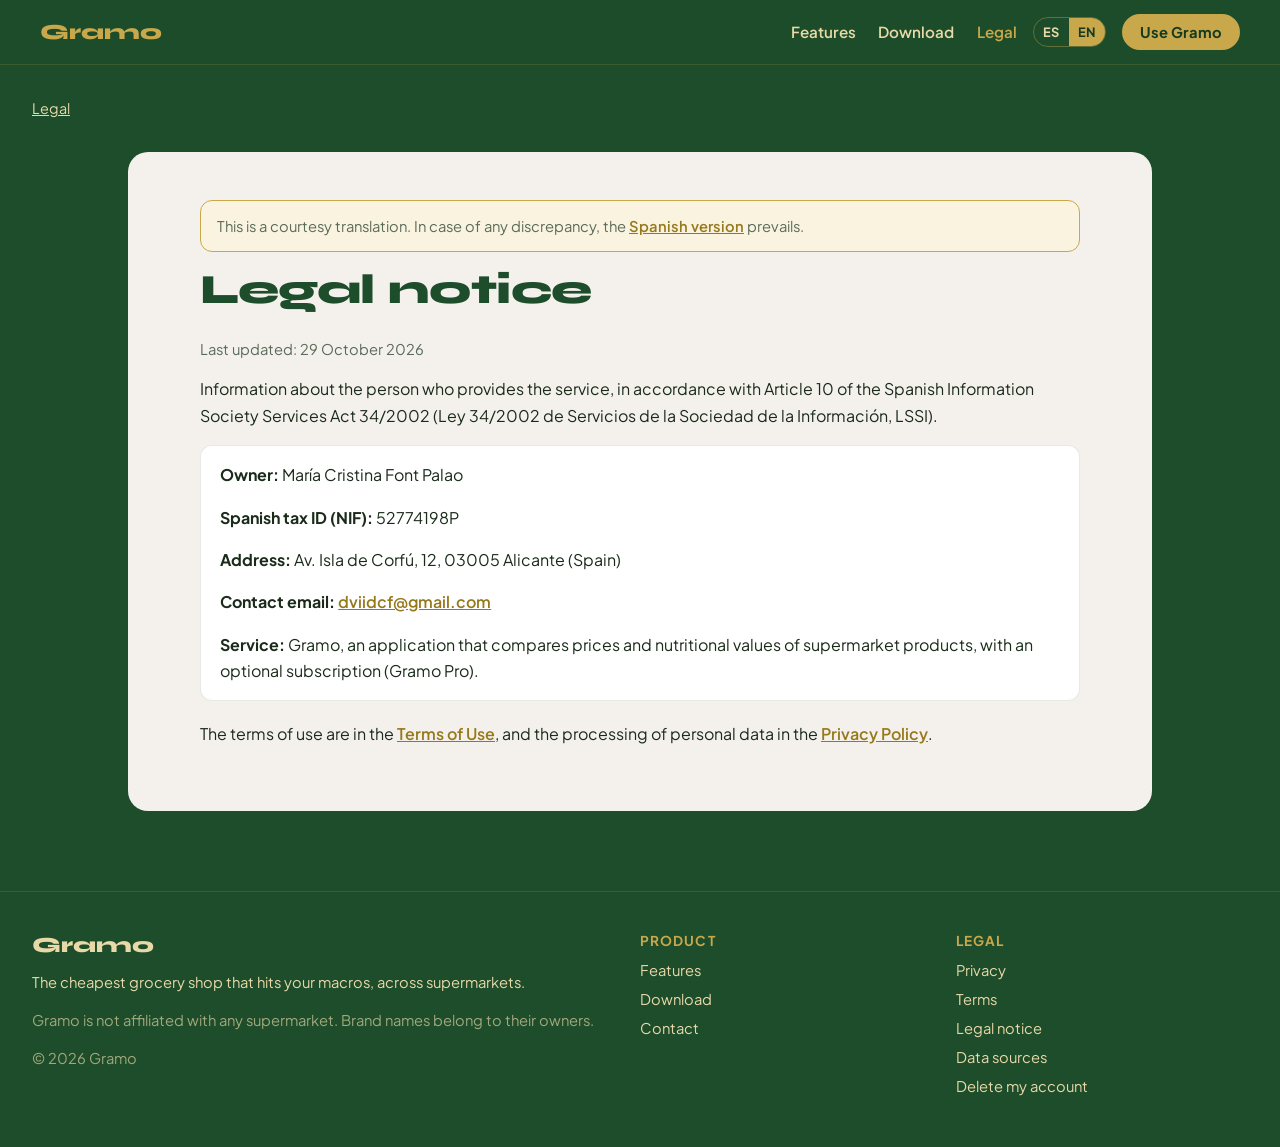
<file: legal/aviso-legal.html>
<!doctype html>
<html lang="es">
<head>
<meta charset="utf-8">
<meta name="viewport" content="width=device-width, initial-scale=1">
<!-- Accesible desde el pie de cada página, pero sin indexar: que no salga al buscar el nombre en un buscador. -->
<meta name="robots" content="noindex, nofollow">
<title>Aviso legal · Gramo</title>
<link rel="icon" href="/c/icono.png">
<link rel="stylesheet" href="/web/fuentes/fuentes.css">
<link rel="stylesheet" href="/web/estilo-web.css">
<script src="/web/i18n.js"></script>
<script src="/web/marco.js" defer></script>
</head>
<body data-titulo-es="Aviso legal · Gramo" data-titulo-en="Legal notice · Gramo">
<header id="cab"></header>
<main class="envoltura">
  <p class="migas"><a href="/legal/">Legal</a></p>
  <article class="doc" data-idioma="es" lang="es">
<h1>Aviso legal</h1>
<p class="fecha">Última actualización: 29 de octubre de 2026</p>

<p>Información sobre la persona que presta el servicio, conforme al artículo 10 de la Ley
34/2002 de Servicios de la Sociedad de la Información (LSSI).</p>

<div class="caja">
<p><strong>Titular:</strong> María Cristina Font Palao</p>
<p><strong>NIF:</strong> 52774198P</p>
<p><strong>Domicilio:</strong> Av. Isla de Corfú, 12, 03005 Alicante (España)</p>
<p><strong>Correo de contacto:</strong> <a href="mailto:dviidcf@gmail.com">dviidcf@gmail.com</a></p>
<p><strong>Servicio:</strong> Gramo, aplicación que compara precios y valores nutricionales de
productos de supermercado, con una suscripción opcional (Gramo Pro).</p>
</div>

<p>Las condiciones de uso están en los <a href="/legal/terminos.html">Términos de uso</a> y el
tratamiento de datos personales en la <a href="/legal/privacidad.html">Política de privacidad</a>.</p>
  </article>
  <article class="doc" data-idioma="en" lang="en" hidden>
    <p class="traduccion">This is a courtesy translation. In case of any discrepancy, the <a href="#" onclick="aplicarIdioma('es');return false">Spanish version</a> prevails.</p>
<h1>Legal notice</h1>
<p class="fecha">Last updated: 29 October 2026</p>

<p>Information about the person who provides the service, in accordance with Article 10 of the Spanish Information Society Services Act 34/2002 (Ley 34/2002 de Servicios de la Sociedad de la Información, LSSI).</p>

<div class="caja">
<p><strong>Owner:</strong> María Cristina Font Palao</p>
<p><strong>Spanish tax ID (NIF):</strong> 52774198P</p>
<p><strong>Address:</strong> Av. Isla de Corfú, 12, 03005 Alicante (Spain)</p>
<p><strong>Contact email:</strong> <a href="mailto:dviidcf@gmail.com">dviidcf@gmail.com</a></p>
<p><strong>Service:</strong> Gramo, an application that compares prices and nutritional values of supermarket products, with an optional subscription (Gramo Pro).</p>
</div>

<p>The terms of use are in the <a href="/legal/terminos.html">Terms of Use</a>, and the processing of personal data in the <a href="/legal/privacidad.html">Privacy Policy</a>.</p>
  </article>
</main>
<footer id="pie"></footer>
</body>
</html>
</file>
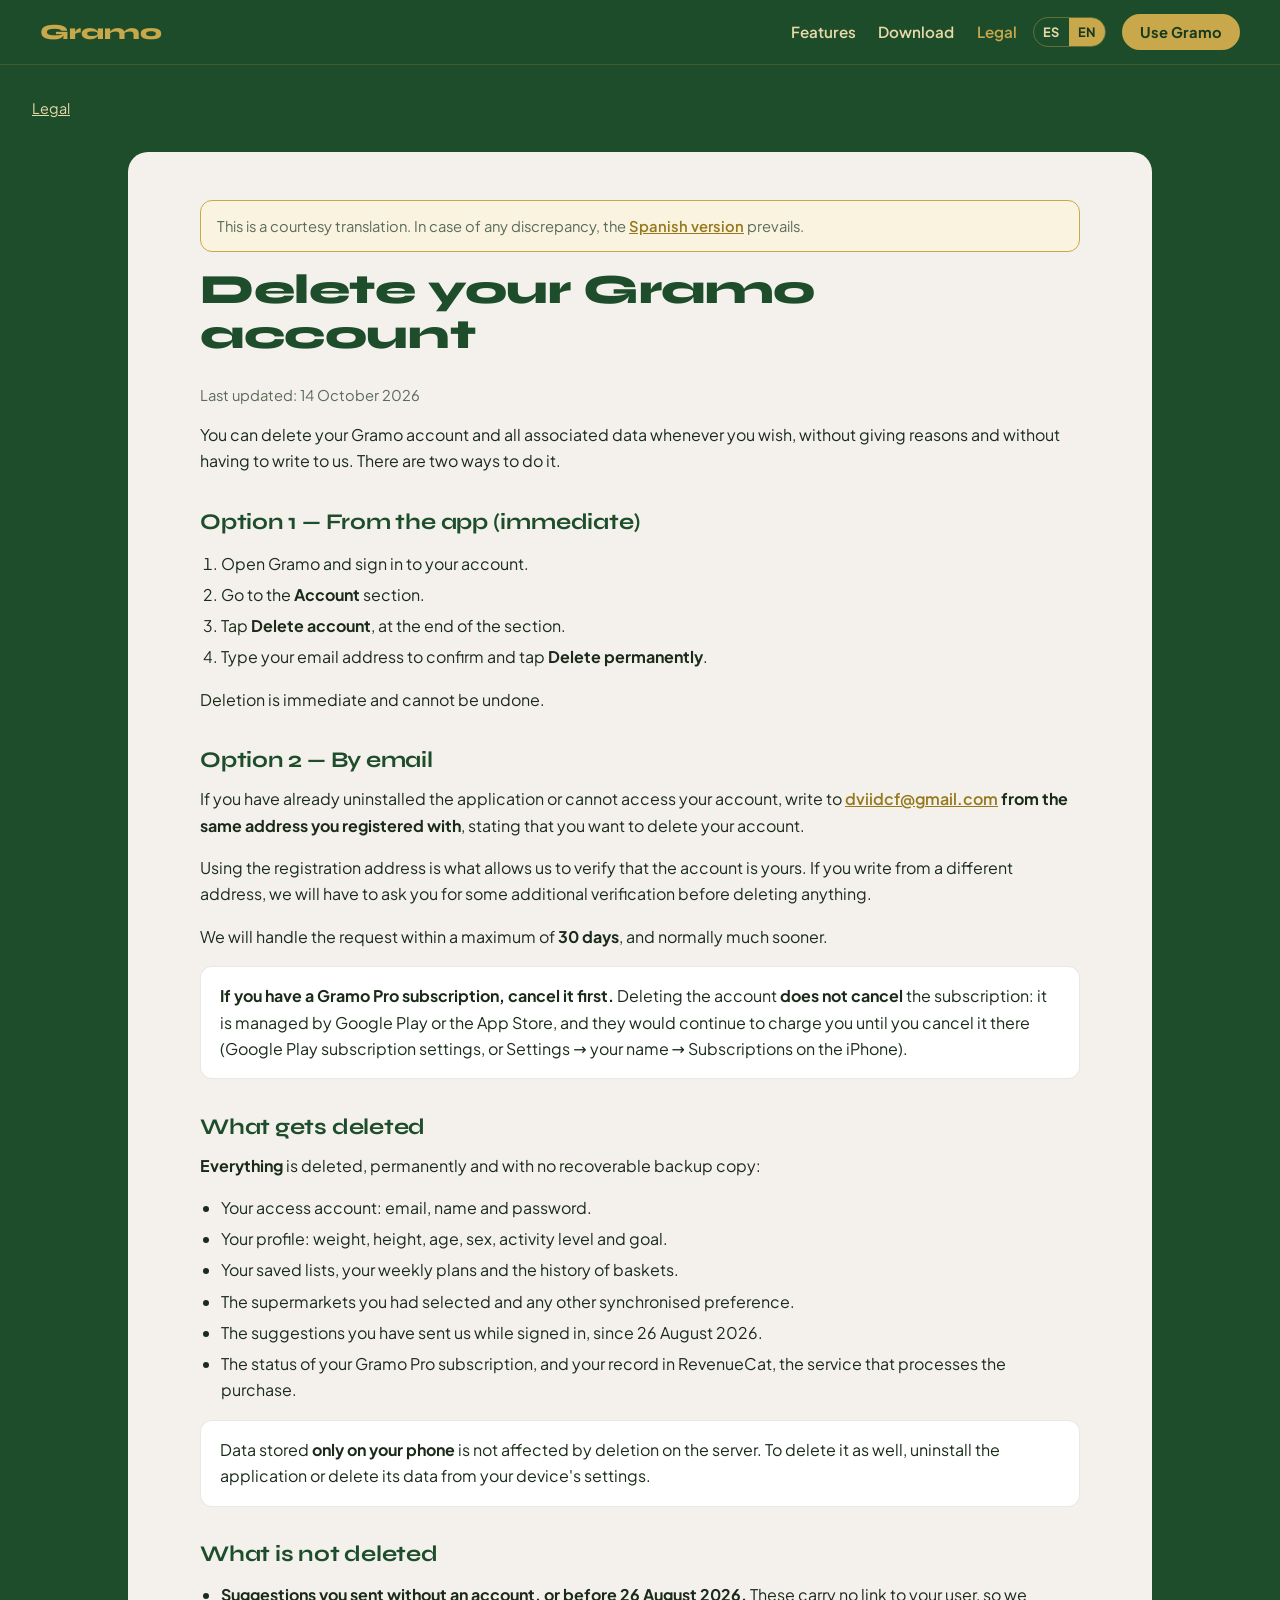
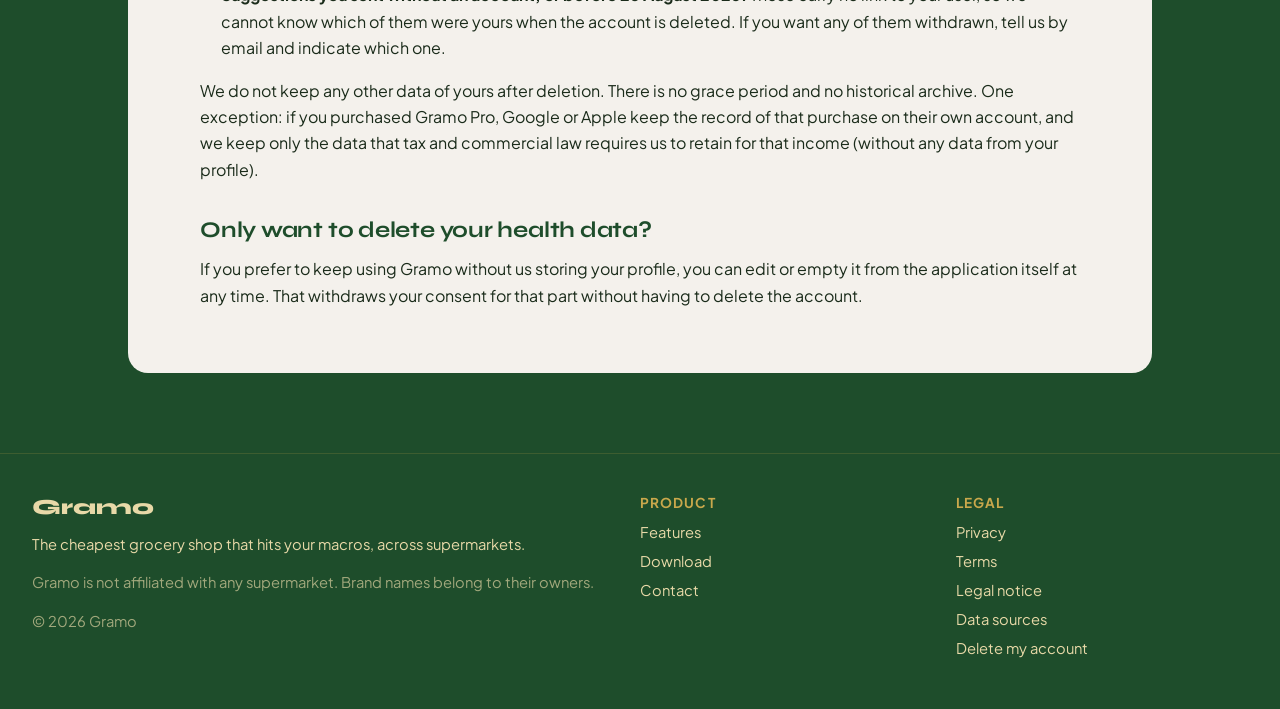
<file: legal/borrar-cuenta.html>
<!doctype html>
<html lang="es">
<head>
<meta charset="utf-8">
<meta name="viewport" content="width=device-width, initial-scale=1">
<title>Borrar mi cuenta · Gramo</title>
<link rel="icon" href="/c/icono.png">
<link rel="stylesheet" href="/web/fuentes/fuentes.css">
<link rel="stylesheet" href="/web/estilo-web.css">
<script src="/web/i18n.js"></script>
<script src="/web/marco.js" defer></script>
</head>
<body data-titulo-es="Borrar mi cuenta · Gramo" data-titulo-en="Delete my account · Gramo">
<header id="cab"></header>
<main class="envoltura">
  <p class="migas"><a href="/legal/">Legal</a></p>
  <article class="doc" data-idioma="es" lang="es">
<h1>Borrar tu cuenta de Gramo</h1>
<p class="fecha">Última actualización: 14 de octubre de 2026</p>

<p>Puedes eliminar tu cuenta de Gramo y todos los datos asociados cuando quieras, sin dar
explicaciones y sin tener que escribirnos. Hay dos caminos.</p>

<h2>Opción 1 — Desde la aplicación (inmediato)</h2>

<ol>
  <li>Abre Gramo y entra en tu cuenta.</li>
  <li>Ve al apartado <strong>Cuenta</strong>.</li>
  <li>Pulsa <strong>Borrar cuenta</strong>, al final de la sección.</li>
  <li>Escribe tu correo electrónico para confirmar y pulsa <strong>Borrar definitivamente</strong>.</li>
</ol>

<p>El borrado es inmediato y no se puede deshacer.</p>

<h2>Opción 2 — Por correo</h2>

<p>Si ya has desinstalado la aplicación o no puedes acceder a tu cuenta, escríbenos a
<a href="mailto:dviidcf@gmail.com?subject=Solicitud%20de%20borrado%20de%20cuenta">dviidcf@gmail.com</a>
desde <strong>la misma dirección con la que te registraste</strong>, indicando que quieres
borrar tu cuenta.</p>

<p>Usar la dirección de registro es lo que nos permite comprobar que la cuenta es tuya. Si
escribes desde otra, tendremos que pedirte alguna verificación adicional antes de borrar
nada.</p>

<p>Atenderemos la solicitud en un plazo máximo de <strong>30 días</strong>, y normalmente en
mucho menos.</p>

<div class="caja">
<p><strong>Si tienes una suscripción a Gramo Pro, cancélala antes.</strong> Borrar la cuenta
<strong>no cancela</strong> la suscripción: la gestiona Google Play o la App Store y seguirían
cobrándote hasta que la canceles allí (Ajustes de suscripciones de Google Play, o Ajustes →
tu nombre → Suscripciones en el iPhone).</p>
</div>

<h2>Qué se borra</h2>

<p>Se elimina <strong>todo</strong>, de forma definitiva y sin copia de respaldo recuperable:</p>

<ul>
  <li>Tu cuenta de acceso: correo, nombre y contraseña.</li>
  <li>Tu perfil: peso, altura, edad, sexo, nivel de actividad y objetivo.</li>
  <li>Tus listas guardadas, tus planificaciones semanales y el historial de cestas.</li>
  <li>Los supermercados que tenías elegidos y cualquier otra preferencia sincronizada.</li>
  <li>Las sugerencias que nos hayas enviado con la sesión iniciada, desde el 26 de agosto
  de 2026.</li>
  <li>El estado de tu suscripción a Gramo Pro, y tu registro en RevenueCat, el servicio que
  procesa la compra.</li>
</ul>

<div class="caja">
<p>Los datos que estén guardados <strong>solo en tu móvil</strong> no se ven afectados por el
borrado en el servidor. Para eliminarlos también, desinstala la aplicación o borra sus datos
desde los ajustes del dispositivo.</p>
</div>

<h2>Qué no se borra</h2>

<ul>
  <li><strong>Las sugerencias que enviaste sin cuenta, o antes del 26 de agosto de
  2026.</strong> Esas no llevan ningún vínculo con tu usuario, así que no podemos saber
  cuáles eran tuyas al borrar la cuenta. Si quieres que retiremos alguna, dínoslo por correo
  e indícanos cuál.</li>
</ul>

<p>No conservamos ningún otro dato tuyo tras el borrado. No hay periodo de gracia ni archivo
histórico. Una excepción: si compraste Gramo Pro, Google o Apple conservan por su cuenta el
registro de esa compra, y nosotros los datos que la normativa fiscal y mercantil nos obligue
a guardar de ese ingreso (sin datos de tu perfil).</p>

<h2>¿Solo quieres borrar tus datos de salud?</h2>

<p>Si prefieres seguir usando Gramo pero sin que guardemos tu perfil, puedes editarlo o
vaciarlo desde la propia aplicación en cualquier momento. Eso retira tu consentimiento para
esa parte sin tener que eliminar la cuenta.</p>
  </article>
  <article class="doc" data-idioma="en" lang="en" hidden>
    <p class="traduccion">This is a courtesy translation. In case of any discrepancy, the <a href="#" onclick="aplicarIdioma('es');return false">Spanish version</a> prevails.</p>
<h1>Delete your Gramo account</h1>
<p class="fecha">Last updated: 14 October 2026</p>

<p>You can delete your Gramo account and all associated data whenever you wish, without giving reasons and without having to write to us. There are two ways to do it.</p>

<h2>Option 1 — From the app (immediate)</h2>

<ol>
  <li>Open Gramo and sign in to your account.</li>
  <li>Go to the <strong>Account</strong> section.</li>
  <li>Tap <strong>Delete account</strong>, at the end of the section.</li>
  <li>Type your email address to confirm and tap <strong>Delete permanently</strong>.</li>
</ol>

<p>Deletion is immediate and cannot be undone.</p>

<h2>Option 2 — By email</h2>

<p>If you have already uninstalled the application or cannot access your account, write to <a href="mailto:dviidcf@gmail.com?subject=Solicitud%20de%20borrado%20de%20cuenta">dviidcf@gmail.com</a> <strong>from the same address you registered with</strong>, stating that you want to delete your account.</p>

<p>Using the registration address is what allows us to verify that the account is yours. If you write from a different address, we will have to ask you for some additional verification before deleting anything.</p>

<p>We will handle the request within a maximum of <strong>30 days</strong>, and normally much sooner.</p>

<div class="caja">
<p><strong>If you have a Gramo Pro subscription, cancel it first.</strong> Deleting the account <strong>does not cancel</strong> the subscription: it is managed by Google Play or the App Store, and they would continue to charge you until you cancel it there (Google Play subscription settings, or Settings → your name → Subscriptions on the iPhone).</p>
</div>

<h2>What gets deleted</h2>

<p><strong>Everything</strong> is deleted, permanently and with no recoverable backup copy:</p>

<ul>
  <li>Your access account: email, name and password.</li>
  <li>Your profile: weight, height, age, sex, activity level and goal.</li>
  <li>Your saved lists, your weekly plans and the history of baskets.</li>
  <li>The supermarkets you had selected and any other synchronised preference.</li>
  <li>The suggestions you have sent us while signed in, since 26 August 2026.</li>
  <li>The status of your Gramo Pro subscription, and your record in RevenueCat, the service that processes the purchase.</li>
</ul>

<div class="caja">
<p>Data stored <strong>only on your phone</strong> is not affected by deletion on the server. To delete it as well, uninstall the application or delete its data from your device's settings.</p>
</div>

<h2>What is not deleted</h2>

<ul>
  <li><strong>Suggestions you sent without an account, or before 26 August 2026.</strong> These carry no link to your user, so we cannot know which of them were yours when the account is deleted. If you want any of them withdrawn, tell us by email and indicate which one.</li>
</ul>

<p>We do not keep any other data of yours after deletion. There is no grace period and no historical archive. One exception: if you purchased Gramo Pro, Google or Apple keep the record of that purchase on their own account, and we keep only the data that tax and commercial law requires us to retain for that income (without any data from your profile).</p>

<h2>Only want to delete your health data?</h2>

<p>If you prefer to keep using Gramo without us storing your profile, you can edit or empty it from the application itself at any time. That withdraws your consent for that part without having to delete the account.</p>
  </article>
</main>
<footer id="pie"></footer>
</body>
</html>
</file>
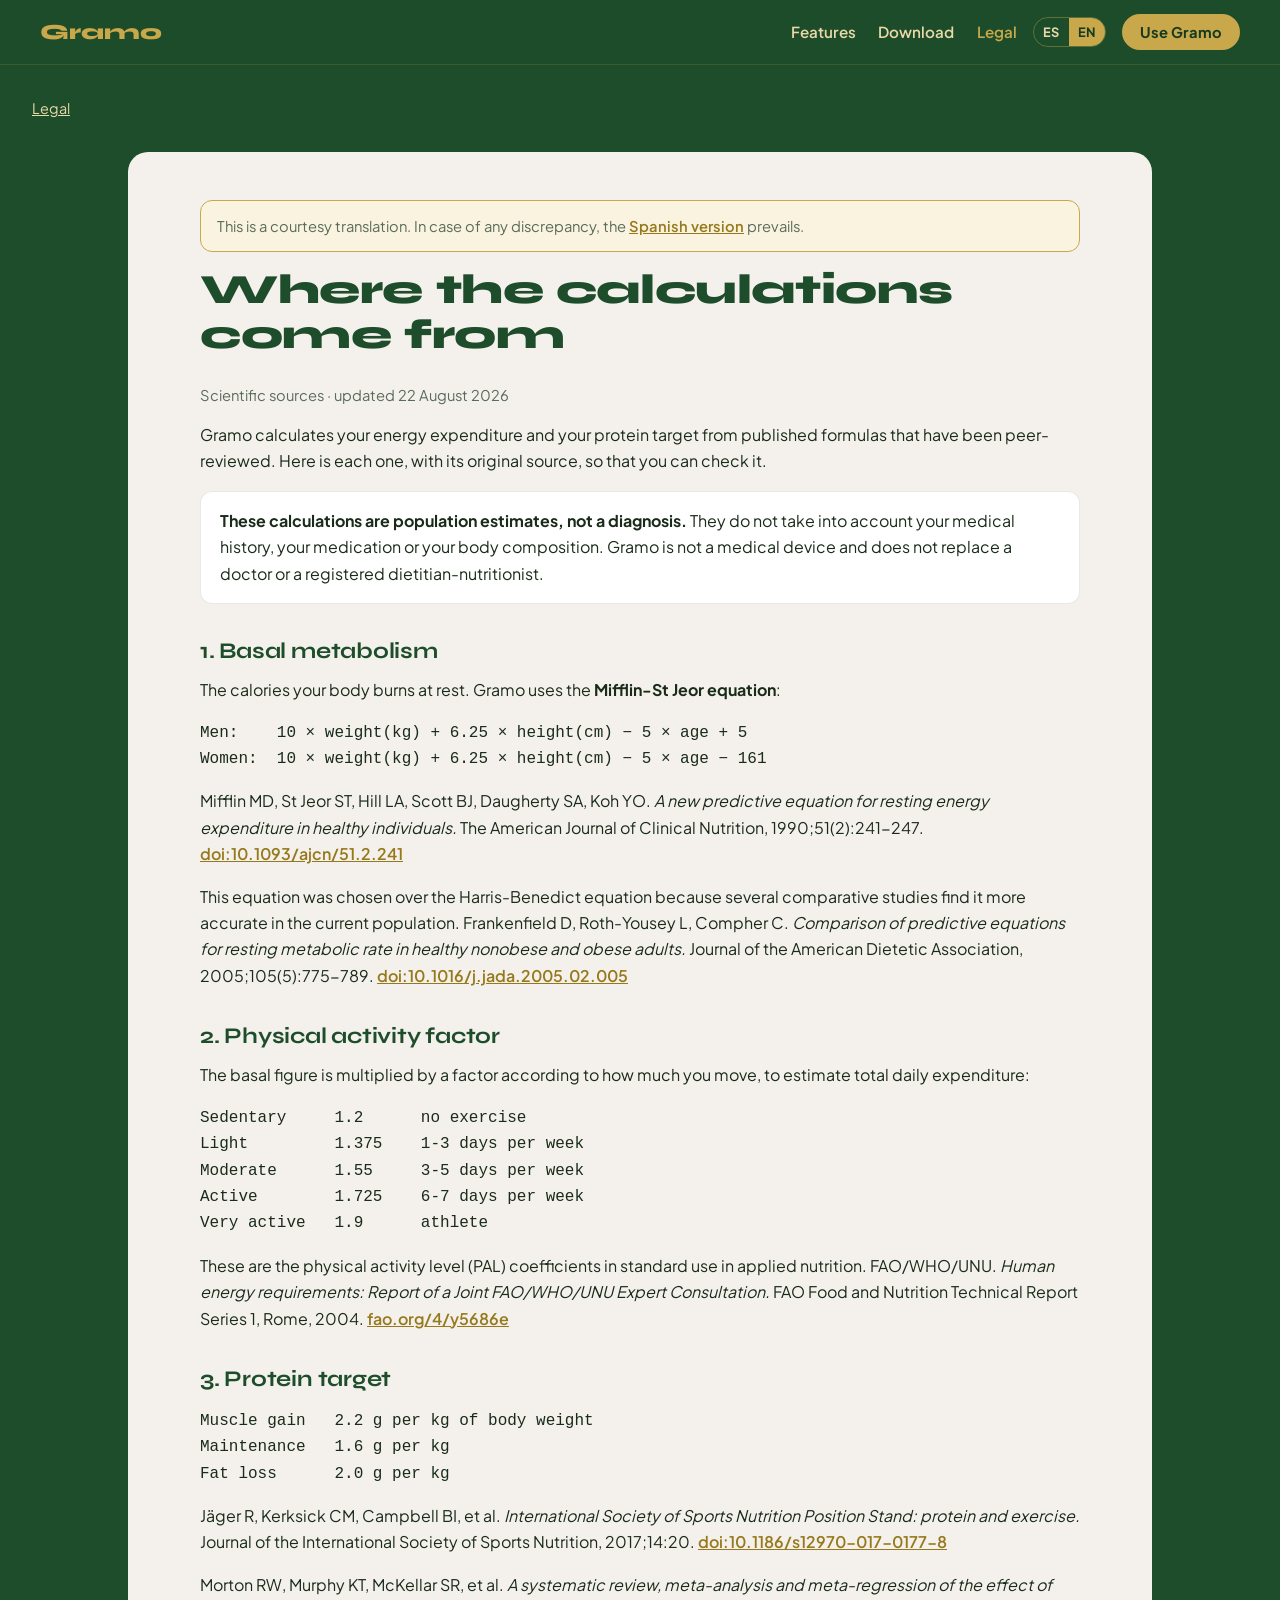
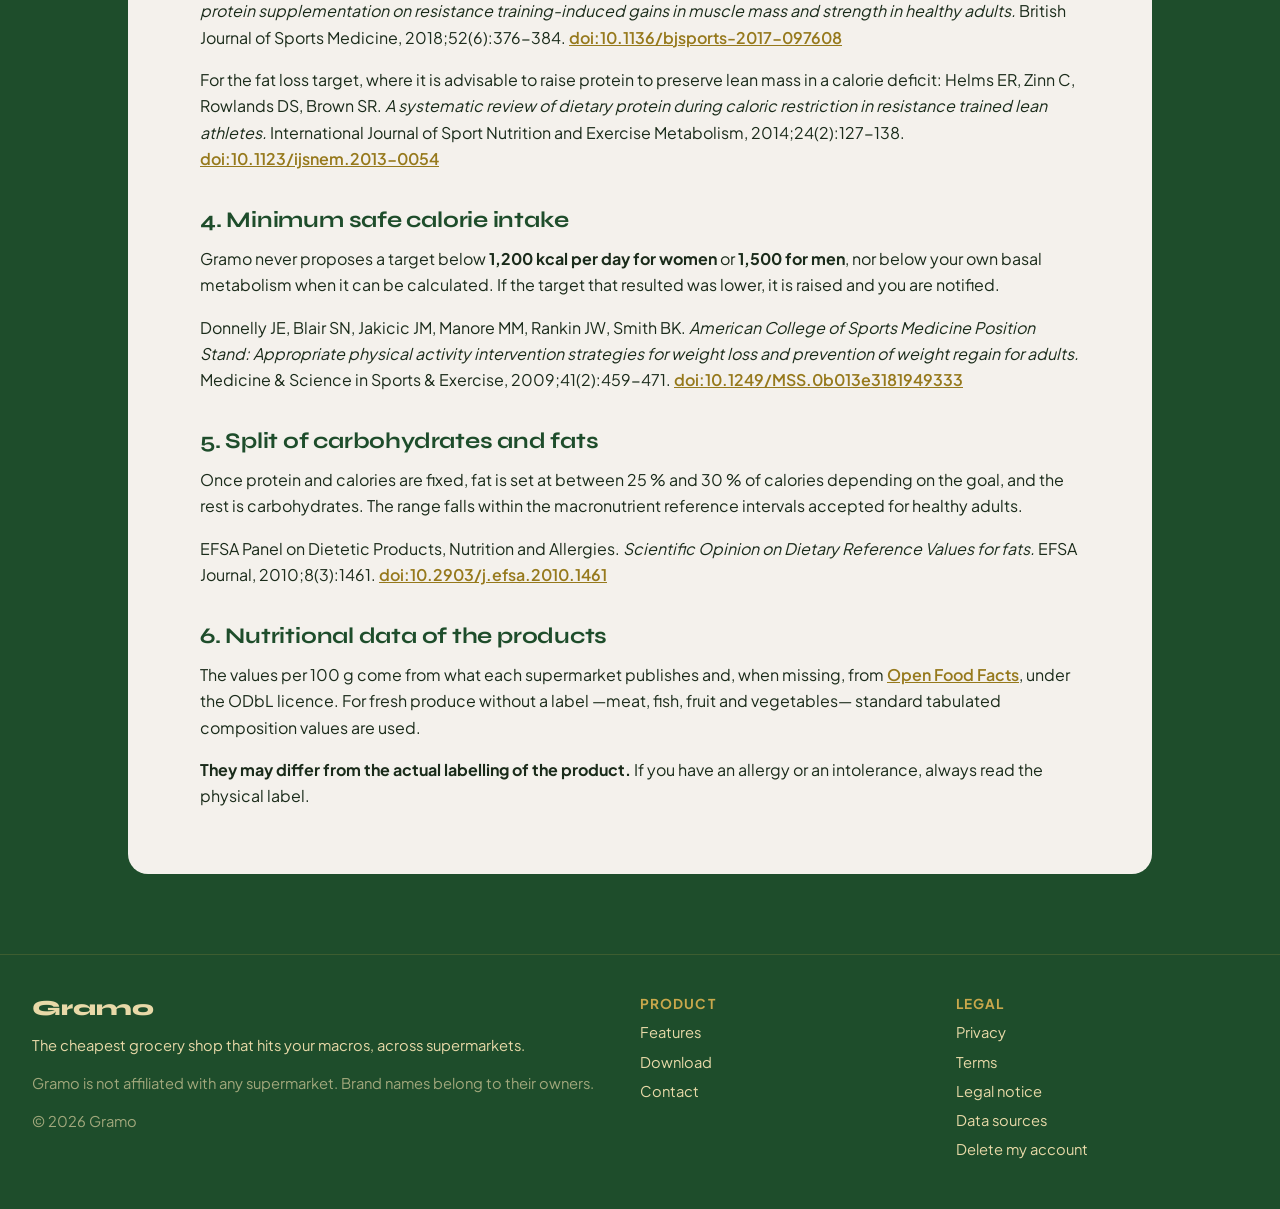
<file: legal/fuentes.html>
<!doctype html>
<html lang="es">
<head>
<meta charset="utf-8">
<meta name="viewport" content="width=device-width, initial-scale=1">
<title>Fuentes de los cálculos · Gramo</title>
<link rel="icon" href="/c/icono.png">
<link rel="stylesheet" href="/web/fuentes/fuentes.css">
<link rel="stylesheet" href="/web/estilo-web.css">
<script src="/web/i18n.js"></script>
<script src="/web/marco.js" defer></script>
</head>
<body data-titulo-es="Fuentes de los cálculos · Gramo" data-titulo-en="Sources of the calculations · Gramo">
<header id="cab"></header>
<main class="envoltura">
  <p class="migas"><a href="/legal/">Legal</a></p>
  <article class="doc" data-idioma="es" lang="es">
<h1>De dónde salen los cálculos</h1>
<p class="fecha">Fuentes científicas · actualizado el 22 de agosto de 2026</p>

<p>Gramo calcula tu gasto energético y tu objetivo de proteína a partir de fórmulas
publicadas y revisadas por pares. Aquí está cada una, con su fuente original, para que
puedas comprobarla.</p>

<div class="caja">
<p><strong>Estos cálculos son estimaciones de población, no un diagnóstico.</strong> No
tienen en cuenta tu historial médico, tu medicación ni tu composición corporal. Gramo no
es un producto sanitario y no sustituye a un médico ni a un dietista-nutricionista.</p>
</div>

<h2>1. Metabolismo basal</h2>

<p>Las calorías que gasta tu cuerpo en reposo. Gramo usa la <strong>ecuación de
Mifflin-St Jeor</strong>:</p>

<pre>Hombres:  10 × peso(kg) + 6,25 × altura(cm) − 5 × edad + 5
Mujeres:  10 × peso(kg) + 6,25 × altura(cm) − 5 × edad − 161</pre>

<p>Mifflin MD, St Jeor ST, Hill LA, Scott BJ, Daugherty SA, Koh YO.
<em>A new predictive equation for resting energy expenditure in healthy individuals.</em>
The American Journal of Clinical Nutrition, 1990;51(2):241-247.
<a href="https://doi.org/10.1093/ajcn/51.2.241">doi:10.1093/ajcn/51.2.241</a></p>

<p>Se eligió esta y no la de Harris-Benedict porque varios estudios comparativos la
encuentran más precisa en población actual. Frankenfield D, Roth-Yousey L, Compher C.
<em>Comparison of predictive equations for resting metabolic rate in healthy nonobese and
obese adults.</em> Journal of the American Dietetic Association, 2005;105(5):775-789.
<a href="https://doi.org/10.1016/j.jada.2005.02.005">doi:10.1016/j.jada.2005.02.005</a></p>

<h2>2. Factor de actividad física</h2>

<p>El basal se multiplica por un factor según lo que te muevas, para estimar el gasto
diario total:</p>

<pre>Sedentario    1,2      sin ejercicio
Ligero        1,375    1-3 días por semana
Moderado      1,55     3-5 días por semana
Activo        1,725    6-7 días por semana
Muy activo    1,9      atleta</pre>

<p>Son los coeficientes de actividad física (PAL) de uso estándar en nutrición aplicada.
FAO/WHO/UNU. <em>Human energy requirements: Report of a Joint FAO/WHO/UNU Expert
Consultation.</em> FAO Food and Nutrition Technical Report Series 1, Roma, 2004.
<a href="https://www.fao.org/4/y5686e/y5686e00.htm">fao.org/4/y5686e</a></p>

<h2>3. Objetivo de proteína</h2>

<pre>Ganar masa    2,2 g por kg de peso
Mantenimiento 1,6 g por kg
Definición    2,0 g por kg</pre>

<p>Jäger R, Kerksick CM, Campbell BI, et al. <em>International Society of Sports Nutrition
Position Stand: protein and exercise.</em> Journal of the International Society of Sports
Nutrition, 2017;14:20.
<a href="https://doi.org/10.1186/s12970-017-0177-8">doi:10.1186/s12970-017-0177-8</a></p>

<p>Morton RW, Murphy KT, McKellar SR, et al. <em>A systematic review, meta-analysis and
meta-regression of the effect of protein supplementation on resistance training-induced
gains in muscle mass and strength in healthy adults.</em> British Journal of Sports
Medicine, 2018;52(6):376-384.
<a href="https://doi.org/10.1136/bjsports-2017-097608">doi:10.1136/bjsports-2017-097608</a></p>

<p>Para el objetivo de definición, donde conviene subir la proteína para conservar masa
magra en déficit: Helms ER, Zinn C, Rowlands DS, Brown SR. <em>A systematic review of
dietary protein during caloric restriction in resistance trained lean athletes.</em>
International Journal of Sport Nutrition and Exercise Metabolism, 2014;24(2):127-138.
<a href="https://doi.org/10.1123/ijsnem.2013-0054">doi:10.1123/ijsnem.2013-0054</a></p>

<h2>4. Mínimo calórico de seguridad</h2>

<p>Gramo nunca propone un objetivo por debajo de <strong>1.200 kcal al día en mujeres</strong>
ni de <strong>1.500 en hombres</strong>, y tampoco por debajo de tu propio metabolismo basal
cuando se puede calcular. Si el objetivo que salía era menor, se sube y se te avisa.</p>

<p>Donnelly JE, Blair SN, Jakicic JM, Manore MM, Rankin JW, Smith BK.
<em>American College of Sports Medicine Position Stand: Appropriate physical activity
intervention strategies for weight loss and prevention of weight regain for adults.</em>
Medicine &amp; Science in Sports &amp; Exercise, 2009;41(2):459-471.
<a href="https://doi.org/10.1249/MSS.0b013e3181949333">doi:10.1249/MSS.0b013e3181949333</a></p>

<h2>5. Reparto de carbohidratos y grasas</h2>

<p>Fijada la proteína y las calorías, la grasa se sitúa entre el 25 % y el 30 % de las
calorías según el objetivo, y el resto son carbohidratos. El rango está dentro de los
intervalos de referencia de macronutrientes aceptados para adultos sanos.</p>

<p>EFSA Panel on Dietetic Products, Nutrition and Allergies.
<em>Scientific Opinion on Dietary Reference Values for fats.</em> EFSA Journal,
2010;8(3):1461.
<a href="https://doi.org/10.2903/j.efsa.2010.1461">doi:10.2903/j.efsa.2010.1461</a></p>

<h2>6. Datos nutricionales de los productos</h2>

<p>Los valores por 100 g proceden de lo que publica cada supermercado y, cuando falta, de
<a href="https://world.openfoodfacts.org">Open Food Facts</a>, bajo licencia ODbL. Para el
producto fresco sin etiqueta —carne, pescado, fruta y verdura— se usan valores de
composición estándar tabulados.</p>

<p><strong>Pueden diferir del etiquetado real del producto.</strong> Si tienes una alergia
o una intolerancia, lee siempre la etiqueta física.</p>
  </article>
  <article class="doc" data-idioma="en" lang="en" hidden>
    <p class="traduccion">This is a courtesy translation. In case of any discrepancy, the <a href="#" onclick="aplicarIdioma('es');return false">Spanish version</a> prevails.</p>
<h1>Where the calculations come from</h1>
<p class="fecha">Scientific sources · updated 22 August 2026</p>

<p>Gramo calculates your energy expenditure and your protein target from published formulas that have been peer-reviewed. Here is each one, with its original source, so that you can check it.</p>

<div class="caja">
<p><strong>These calculations are population estimates, not a diagnosis.</strong> They do not take into account your medical history, your medication or your body composition. Gramo is not a medical device and does not replace a doctor or a registered dietitian-nutritionist.</p>
</div>

<h2>1. Basal metabolism</h2>

<p>The calories your body burns at rest. Gramo uses the <strong>Mifflin-St Jeor equation</strong>:</p>

<pre>Men:    10 × weight(kg) + 6.25 × height(cm) − 5 × age + 5
Women:  10 × weight(kg) + 6.25 × height(cm) − 5 × age − 161</pre>

<p>Mifflin MD, St Jeor ST, Hill LA, Scott BJ, Daugherty SA, Koh YO.
<em>A new predictive equation for resting energy expenditure in healthy individuals.</em>
The American Journal of Clinical Nutrition, 1990;51(2):241-247.
<a href="https://doi.org/10.1093/ajcn/51.2.241">doi:10.1093/ajcn/51.2.241</a></p>

<p>This equation was chosen over the Harris-Benedict equation because several comparative studies find it more accurate in the current population. Frankenfield D, Roth-Yousey L, Compher C.
<em>Comparison of predictive equations for resting metabolic rate in healthy nonobese and obese adults.</em> Journal of the American Dietetic Association, 2005;105(5):775-789.
<a href="https://doi.org/10.1016/j.jada.2005.02.005">doi:10.1016/j.jada.2005.02.005</a></p>

<h2>2. Physical activity factor</h2>

<p>The basal figure is multiplied by a factor according to how much you move, to estimate total daily expenditure:</p>

<pre>Sedentary     1.2      no exercise
Light         1.375    1-3 days per week
Moderate      1.55     3-5 days per week
Active        1.725    6-7 days per week
Very active   1.9      athlete</pre>

<p>These are the physical activity level (PAL) coefficients in standard use in applied nutrition.
FAO/WHO/UNU. <em>Human energy requirements: Report of a Joint FAO/WHO/UNU Expert
Consultation.</em> FAO Food and Nutrition Technical Report Series 1, Rome, 2004.
<a href="https://www.fao.org/4/y5686e/y5686e00.htm">fao.org/4/y5686e</a></p>

<h2>3. Protein target</h2>

<pre>Muscle gain   2.2 g per kg of body weight
Maintenance   1.6 g per kg
Fat loss      2.0 g per kg</pre>

<p>Jäger R, Kerksick CM, Campbell BI, et al. <em>International Society of Sports Nutrition
Position Stand: protein and exercise.</em> Journal of the International Society of Sports
Nutrition, 2017;14:20.
<a href="https://doi.org/10.1186/s12970-017-0177-8">doi:10.1186/s12970-017-0177-8</a></p>

<p>Morton RW, Murphy KT, McKellar SR, et al. <em>A systematic review, meta-analysis and
meta-regression of the effect of protein supplementation on resistance training-induced
gains in muscle mass and strength in healthy adults.</em> British Journal of Sports
Medicine, 2018;52(6):376-384.
<a href="https://doi.org/10.1136/bjsports-2017-097608">doi:10.1136/bjsports-2017-097608</a></p>

<p>For the fat loss target, where it is advisable to raise protein to preserve lean mass in a calorie deficit: Helms ER, Zinn C, Rowlands DS, Brown SR. <em>A systematic review of
dietary protein during caloric restriction in resistance trained lean athletes.</em>
International Journal of Sport Nutrition and Exercise Metabolism, 2014;24(2):127-138.
<a href="https://doi.org/10.1123/ijsnem.2013-0054">doi:10.1123/ijsnem.2013-0054</a></p>

<h2>4. Minimum safe calorie intake</h2>

<p>Gramo never proposes a target below <strong>1,200 kcal per day for women</strong> or <strong>1,500 for men</strong>, nor below your own basal metabolism when it can be calculated. If the target that resulted was lower, it is raised and you are notified.</p>

<p>Donnelly JE, Blair SN, Jakicic JM, Manore MM, Rankin JW, Smith BK.
<em>American College of Sports Medicine Position Stand: Appropriate physical activity
intervention strategies for weight loss and prevention of weight regain for adults.</em>
Medicine &amp; Science in Sports &amp; Exercise, 2009;41(2):459-471.
<a href="https://doi.org/10.1249/MSS.0b013e3181949333">doi:10.1249/MSS.0b013e3181949333</a></p>

<h2>5. Split of carbohydrates and fats</h2>

<p>Once protein and calories are fixed, fat is set at between 25 % and 30 % of calories depending on the goal, and the rest is carbohydrates. The range falls within the macronutrient reference intervals accepted for healthy adults.</p>

<p>EFSA Panel on Dietetic Products, Nutrition and Allergies.
<em>Scientific Opinion on Dietary Reference Values for fats.</em> EFSA Journal,
2010;8(3):1461.
<a href="https://doi.org/10.2903/j.efsa.2010.1461">doi:10.2903/j.efsa.2010.1461</a></p>

<h2>6. Nutritional data of the products</h2>

<p>The values per 100 g come from what each supermarket publishes and, when missing, from
<a href="https://world.openfoodfacts.org">Open Food Facts</a>, under the ODbL licence. For fresh produce without a label —meat, fish, fruit and vegetables— standard tabulated composition values are used.</p>

<p><strong>They may differ from the actual labelling of the product.</strong> If you have an allergy or an intolerance, always read the physical label.</p>
  </article>
</main>
<footer id="pie"></footer>
</body>
</html>
</file>
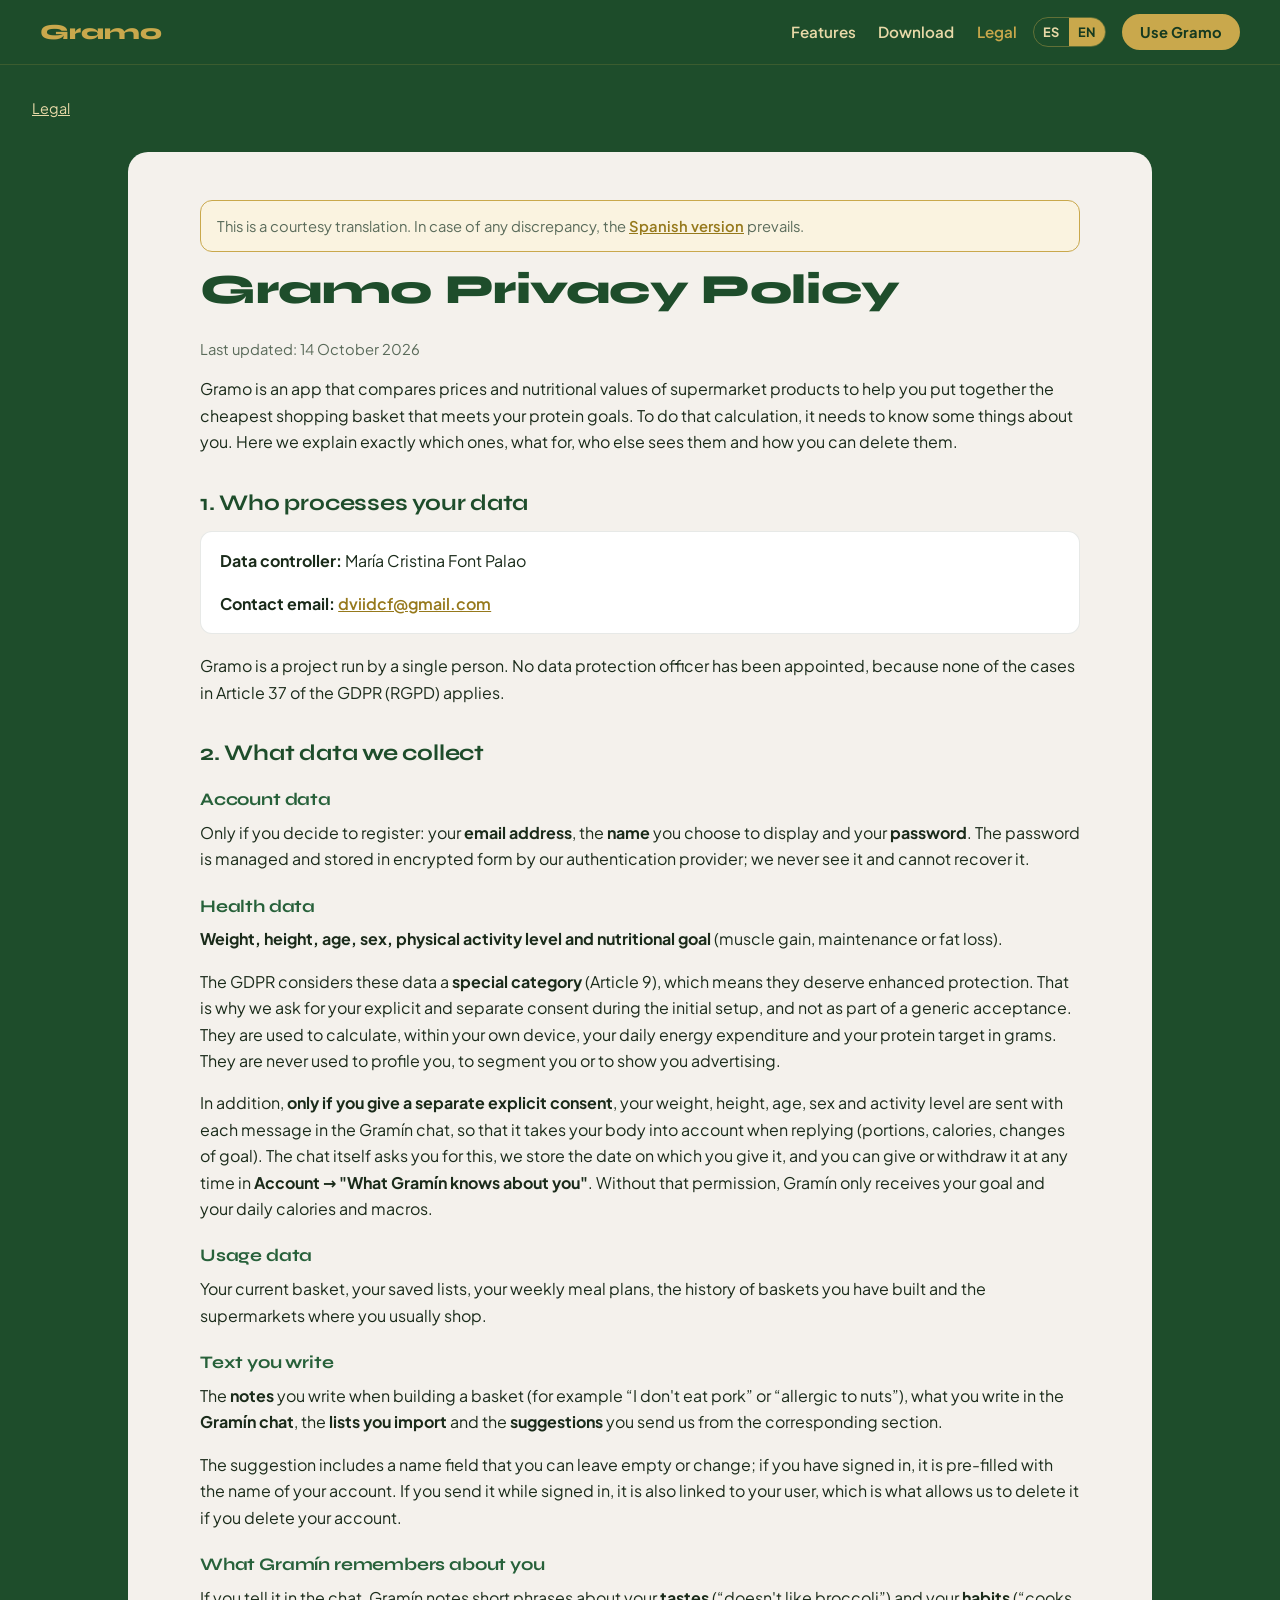
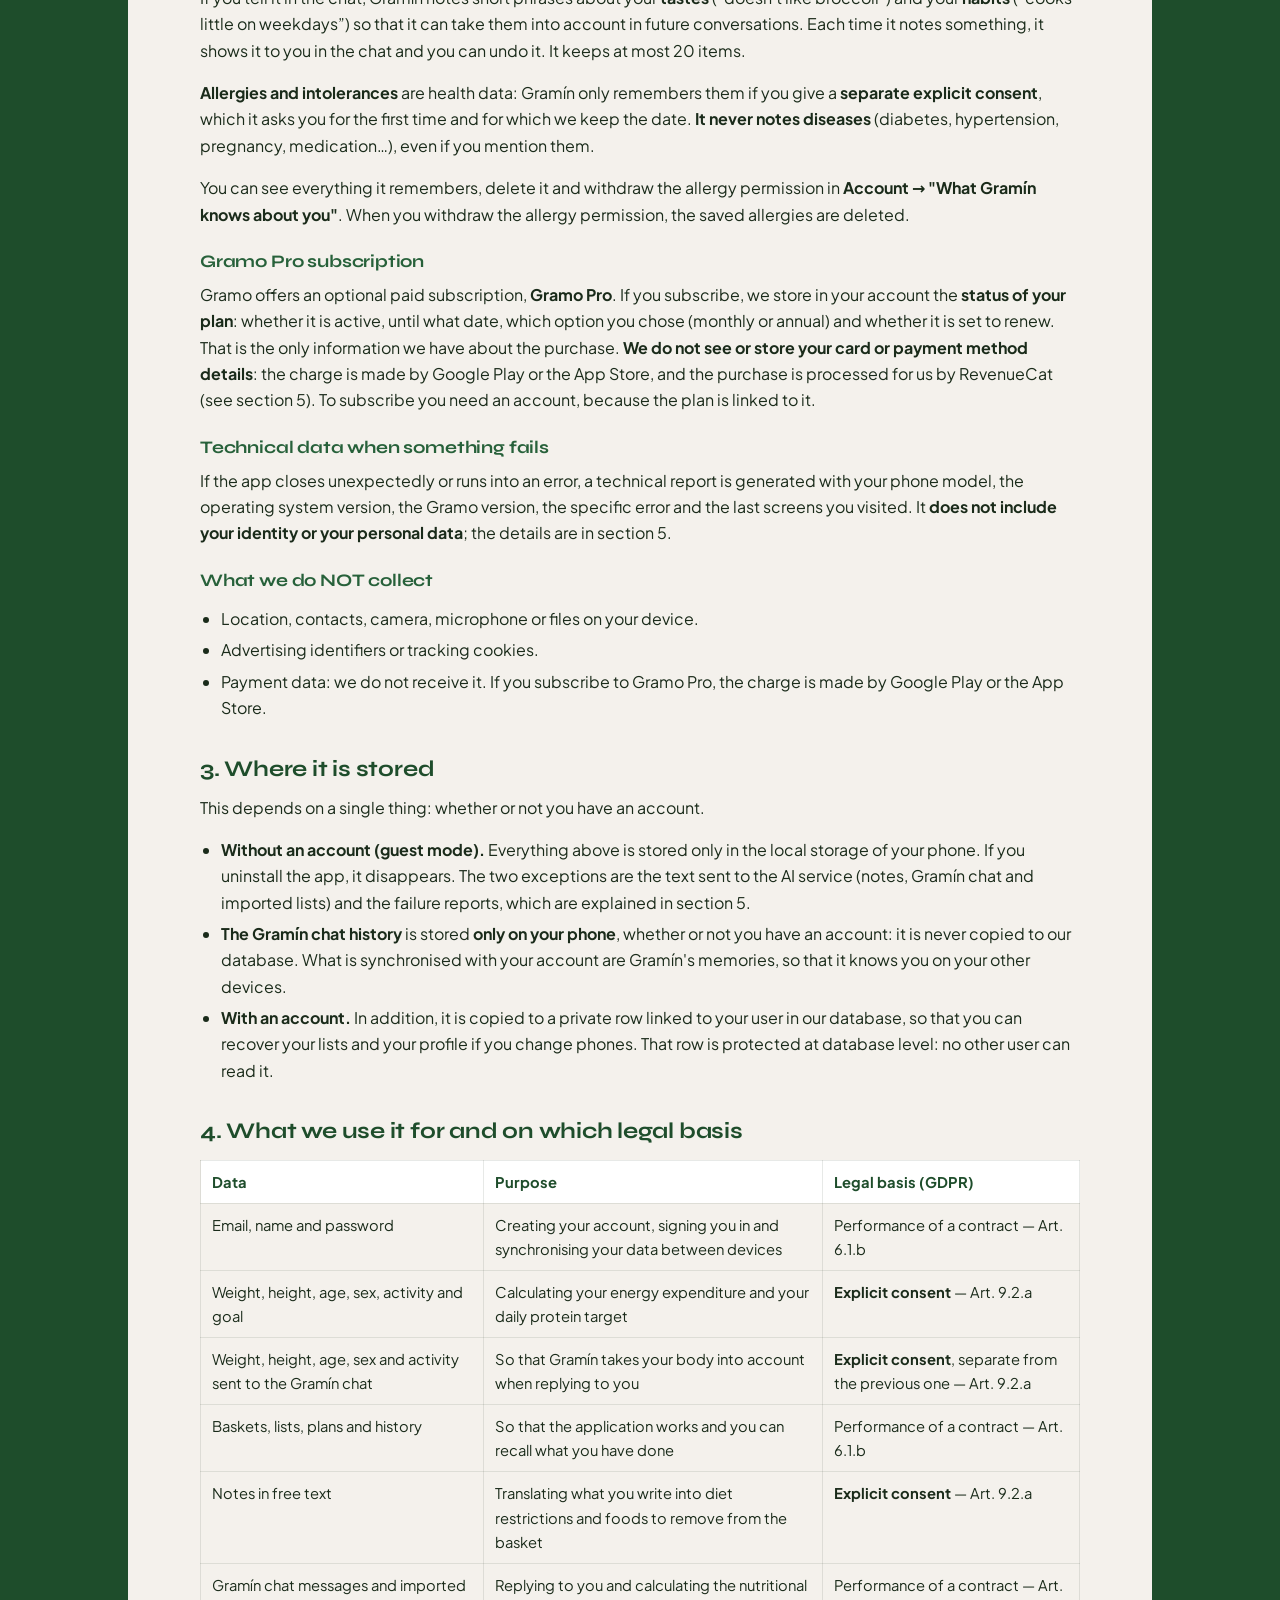
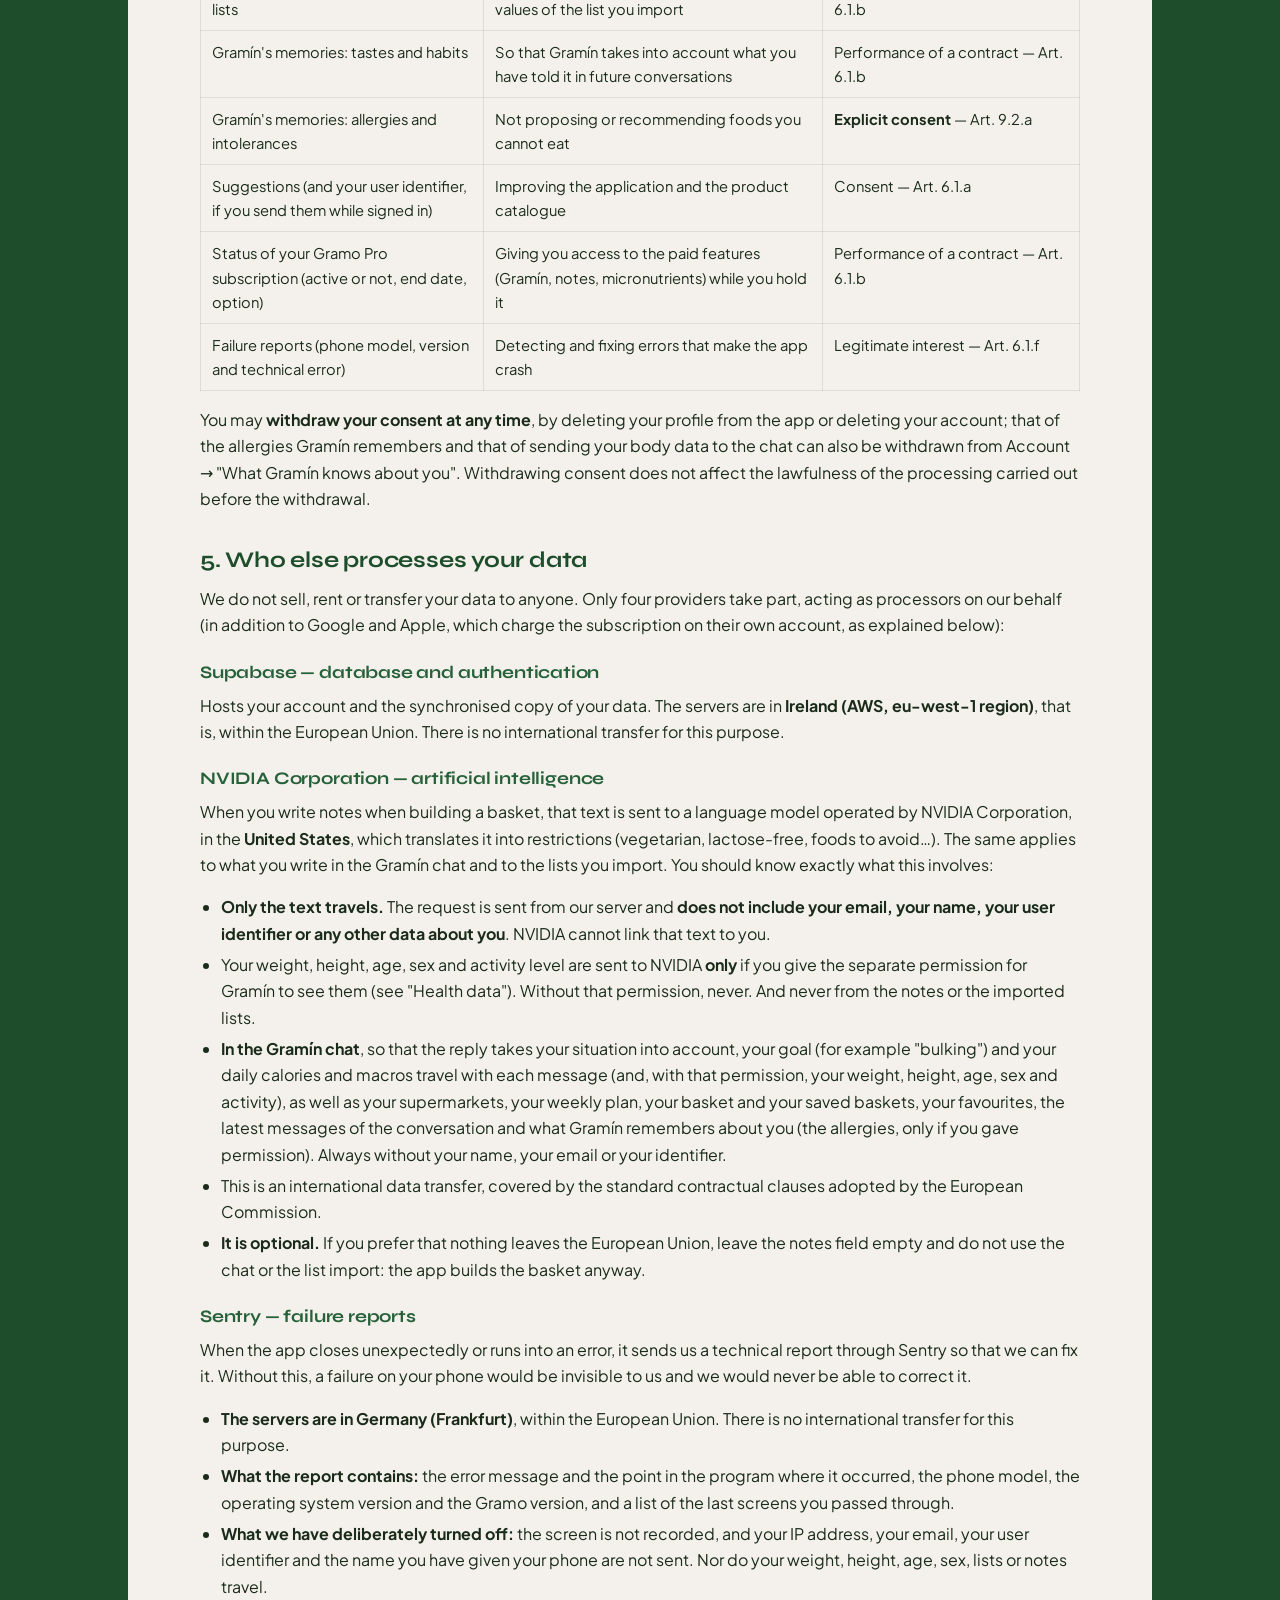
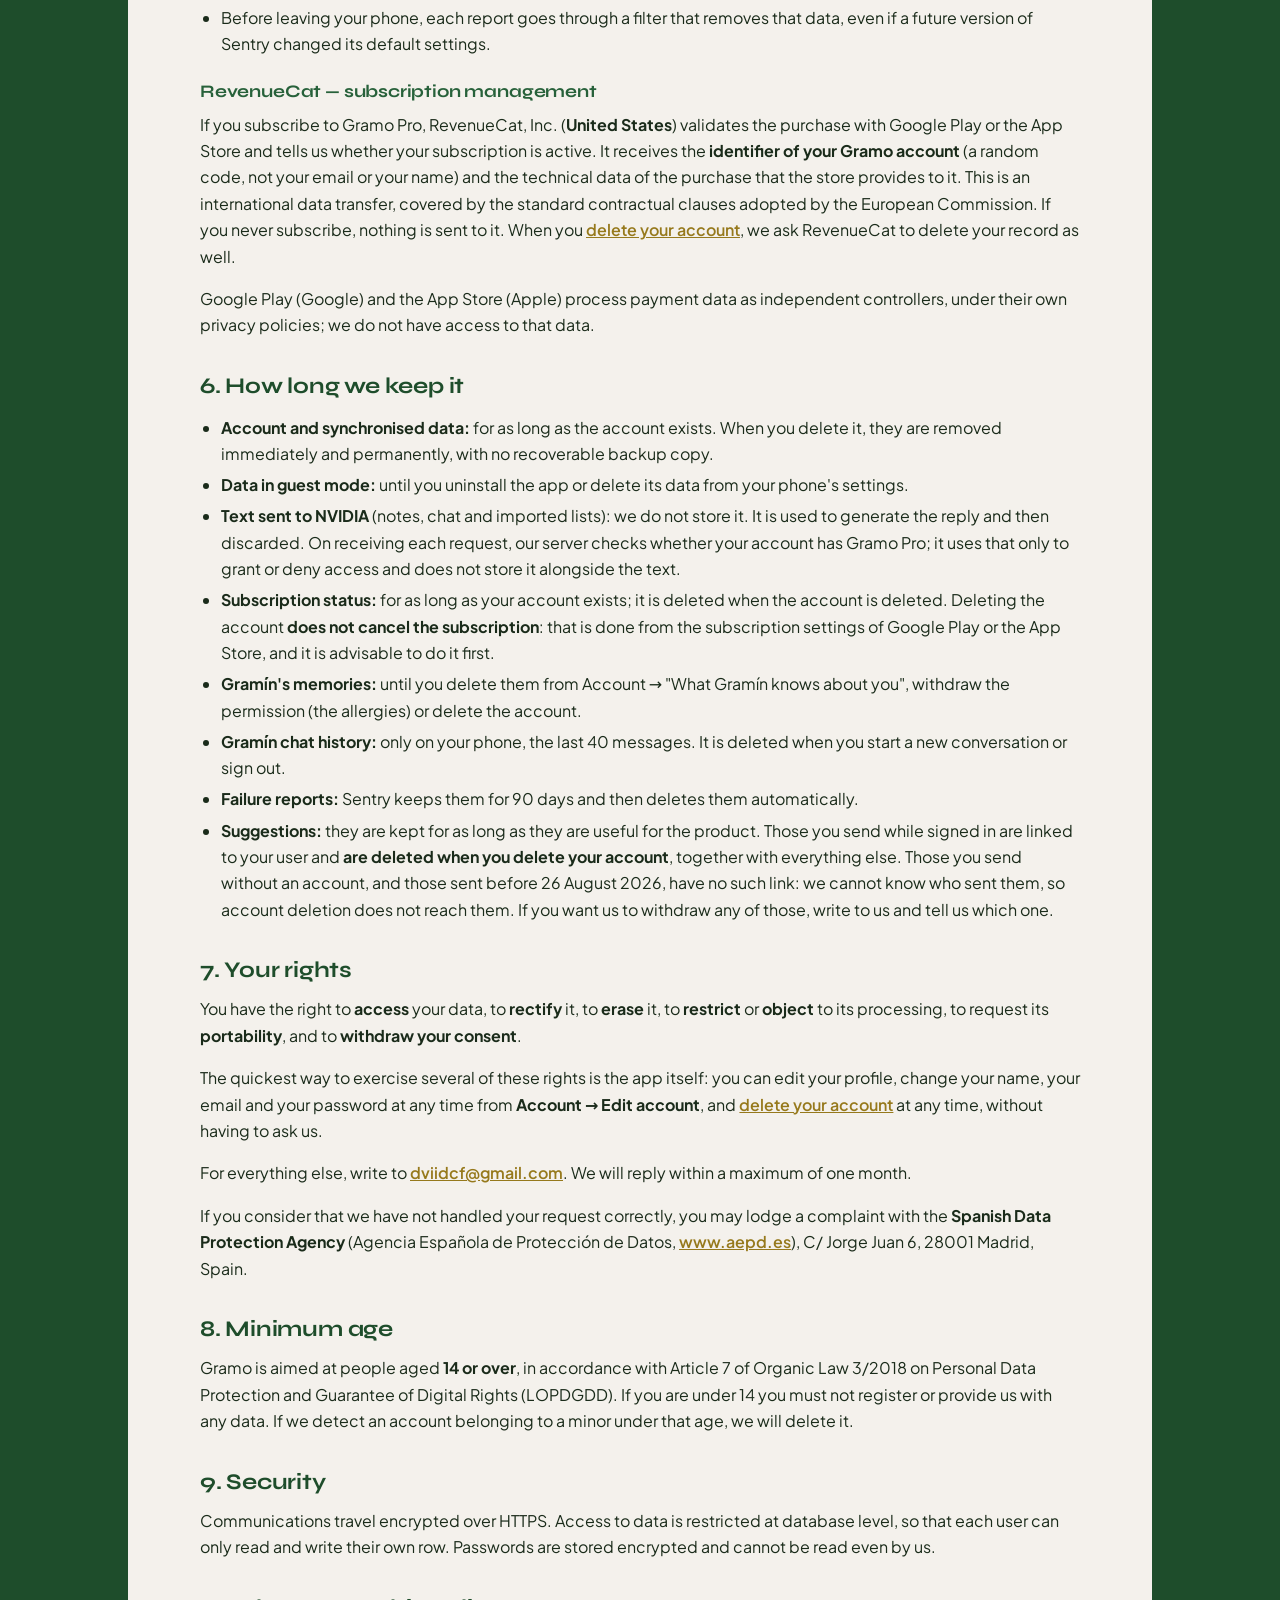
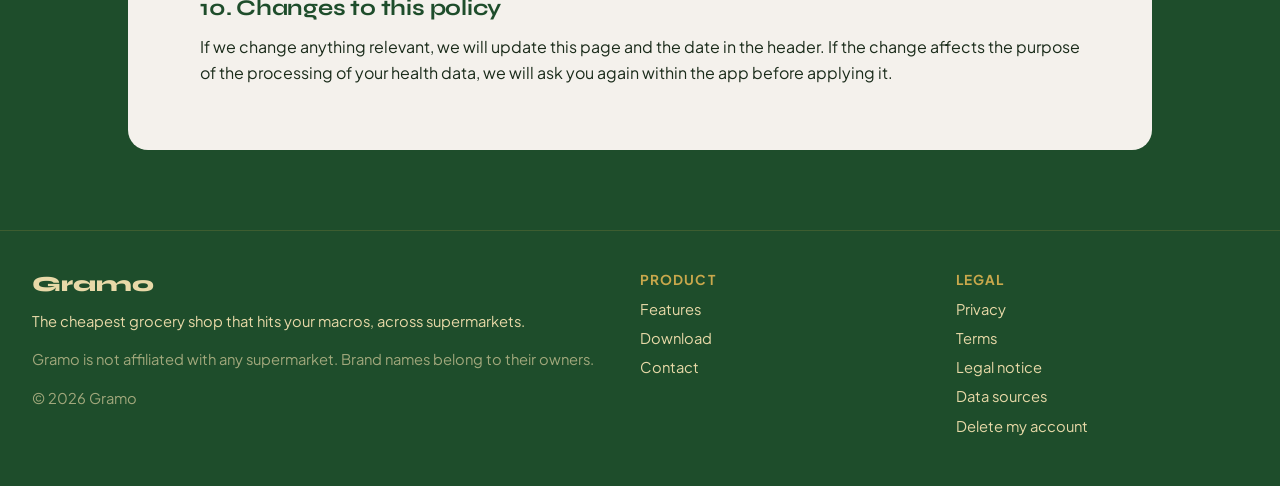
<file: legal/privacidad.html>
<!doctype html>
<html lang="es">
<head>
<meta charset="utf-8">
<meta name="viewport" content="width=device-width, initial-scale=1">
<title>Política de Privacidad · Gramo</title>
<link rel="icon" href="/c/icono.png">
<link rel="stylesheet" href="/web/fuentes/fuentes.css">
<link rel="stylesheet" href="/web/estilo-web.css">
<script src="/web/i18n.js"></script>
<script src="/web/marco.js" defer></script>
</head>
<body data-titulo-es="Política de Privacidad · Gramo" data-titulo-en="Privacy Policy · Gramo">
<header id="cab"></header>
<main class="envoltura">
  <p class="migas"><a href="/legal/">Legal</a></p>
  <article class="doc" data-idioma="es" lang="es">
<h1>Política de Privacidad de Gramo</h1>
<p class="fecha">Última actualización: 14 de octubre de 2026</p>

<p>Gramo es una aplicación que compara precios y valores nutricionales de productos de
supermercado para ayudarte a montar la compra más barata que cumpla tus objetivos de
proteína. Para hacer ese cálculo necesita saber algunas cosas sobre ti. Aquí te
explicamos exactamente cuáles, para qué, quién más las ve y cómo puedes borrarlas.</p>

<h2>1. Quién trata tus datos</h2>

<div class="caja">
<p><strong>Responsable del tratamiento:</strong> María Cristina Font Palao</p>
<p><strong>Correo de contacto:</strong> <a href="mailto:dviidcf@gmail.com">dviidcf@gmail.com</a></p>
</div>

<p>Gramo es un proyecto de una sola persona. No hay delegado de protección de datos
designado, porque no concurre ninguno de los supuestos del artículo 37 del RGPD.</p>

<h2>2. Qué datos recogemos</h2>

<h3>Datos de cuenta</h3>
<p>Solo si decides registrarte: tu <strong>correo electrónico</strong>, el
<strong>nombre</strong> que elijas mostrar y tu <strong>contraseña</strong>. La contraseña
la gestiona y almacena cifrada nuestro proveedor de autenticación; nosotros nunca llegamos
a verla ni podemos recuperarla.</p>

<h3>Datos de salud</h3>
<p><strong>peso, altura, edad, sexo, nivel de actividad física y objetivo nutricional</strong>
(ganar masa, mantenimiento o definición).</p>
<p>El RGPD considera estos datos <strong>categoría especial</strong> (artículo 9), es decir,
merecen protección reforzada. Por eso te los pedimos con un consentimiento explícito y
separado durante la configuración inicial, y no como parte de una aceptación genérica.
Se usan para calcular, dentro de tu propio dispositivo, tu gasto energético diario y tu
objetivo de gramos de proteína. Nunca se usan para perfilarte, segmentarte ni mostrarte
publicidad.</p>
<p>Además, <strong>solo si das un consentimiento explícito aparte</strong>, tu peso, tu
altura, tu edad, tu sexo y tu nivel de actividad se envían con cada mensaje del chat de
Gramín, para que tenga en cuenta tu cuerpo al responderte (raciones, calorías, cambios de
objetivo). Te lo pide el propio chat, guardamos la fecha en que lo das, y puedes darlo o
retirarlo cuando quieras en <strong>Cuenta → «Lo que Gramín sabe de ti»</strong>. Sin ese
permiso, Gramín solo recibe tu objetivo y tus calorías y macros diarios.</p>

<h3>Datos de uso</h3>
<p>Tu cesta actual, tus listas guardadas, tus planificaciones semanales, el historial de
cestas que has montado y los supermercados donde compras habitualmente.</p>

<h3>Texto que escribes tú</h3>
<p>Las <strong>observaciones</strong> que escribes al montar una cesta (por ejemplo
«no como cerdo» o «alérgico a los frutos secos»), lo que escribes en el
<strong>chat de Gramín</strong>, las <strong>listas que importas</strong> y las
<strong>sugerencias</strong> que nos envías desde la sección correspondiente.</p>
<p>La sugerencia incluye un campo de nombre que puedes dejar vacío o cambiar; si tienes la
sesión iniciada, viene relleno con el nombre de tu cuenta. Y si la envías con sesión, queda
además asociada a tu usuario, que es lo que nos permite eliminarla si borras la cuenta.</p>

<h3>Lo que Gramín recuerda de ti</h3>
<p>Si se lo cuentas en el chat, Gramín apunta frases cortas sobre tus
<strong>gustos</strong> («no le gusta el brócoli») y tus <strong>hábitos</strong>
(«cocina poco entre semana») para tenerlas en cuenta en conversaciones futuras. Cada vez
que apunta algo te lo enseña en el chat y puedes deshacerlo. Como mucho guarda 20.</p>
<p>Las <strong>alergias e intolerancias</strong> son datos de salud: Gramín solo las
recuerda si le das un <strong>consentimiento explícito aparte</strong>, que te pide la
primera vez y del que guardamos la fecha. <strong>Nunca apunta enfermedades</strong>
(diabetes, hipertensión, embarazo, medicación…), aunque se las cuentes.</p>
<p>Puedes ver todo lo que recuerda, borrarlo y retirar el permiso de alergias en
<strong>Cuenta → «Lo que Gramín sabe de ti»</strong>. Al retirar el permiso se borran
las alergias guardadas.</p>

<h3>Suscripción Gramo Pro</h3>
<p>Gramo tiene una suscripción de pago opcional, <strong>Gramo Pro</strong>. Si te
suscribes, guardamos en tu cuenta el <strong>estado de tu plan</strong>: si está activo,
hasta qué fecha, qué modalidad elegiste (mensual o anual) y si se va a renovar. Es lo único
que sabemos de la compra. <strong>No vemos ni guardamos los datos de tu tarjeta ni de tu
método de pago</strong>: el cobro lo realiza Google Play o la App Store, y la compra la
procesa por nosotros RevenueCat (ver punto 5). Para suscribirte necesitas una cuenta, porque
el plan se asocia a ella.</p>

<h3>Datos técnicos cuando algo falla</h3>
<p>Si la app se cierra sola o encuentra un error, se genera un informe técnico con el modelo
de tu móvil, la versión del sistema operativo, la versión de Gramo, el error concreto y las
últimas pantallas que visitaste. <strong>No incluye tu identidad ni tus datos personales</strong>;
el detalle está en el punto 5.</p>

<h3>Qué NO recogemos</h3>
<ul>
  <li>Ubicación, contactos, cámara, micrófono ni ficheros de tu dispositivo.</li>
  <li>Identificadores publicitarios ni cookies de seguimiento.</li>
  <li>Datos de pago: no los recibimos. Si te suscribes a Gramo Pro, el cobro lo hace Google Play o la App Store.</li>
</ul>

<h2>3. Dónde se guardan</h2>

<p>Esto depende de una sola cosa: si tienes cuenta o no.</p>

<ul>
  <li><strong>Sin cuenta (modo invitado).</strong> Todo lo anterior se guarda únicamente en
  el almacenamiento local de tu móvil. Si desinstalas la app, desaparece. Las dos excepciones
  son el texto que se envía al servicio de IA (observaciones, chat de Gramín y listas
  importadas) y los informes de fallos, que se explican en el punto 5.</li>
  <li><strong>El historial del chat de Gramín</strong> se guarda <strong>solo en tu
  móvil</strong>, tengas cuenta o no: nunca se copia a nuestra base de datos. Lo que sí se
  sincroniza con tu cuenta son los recuerdos de Gramín, para que te conozca en tus otros
  dispositivos.</li>
  <li><strong>Con cuenta.</strong> Además, se copia a una fila privada asociada a tu usuario
  en nuestra base de datos, para que puedas recuperar tus listas y tu perfil si cambias de
  móvil. Esa fila está protegida a nivel de base de datos: ningún otro usuario puede leerla.</li>
</ul>

<h2>4. Para qué los usamos y con qué base legal</h2>

<div class="tabla-scroll">
<table>
  <thead>
    <tr><th>Dato</th><th>Para qué</th><th>Base jurídica (RGPD)</th></tr>
  </thead>
  <tbody>
    <tr>
      <td>Correo, nombre y contraseña</td>
      <td>Crear tu cuenta, identificarte y sincronizar tus datos entre dispositivos</td>
      <td>Ejecución de un contrato — art. 6.1.b</td>
    </tr>
    <tr>
      <td>Peso, altura, edad, sexo, actividad y objetivo</td>
      <td>Calcular tu gasto energético y tu objetivo diario de proteína</td>
      <td><strong>Consentimiento explícito</strong> — art. 9.2.a</td>
    </tr>
    <tr>
      <td>Peso, altura, edad, sexo y actividad enviados al chat de Gramín</td>
      <td>Que Gramín tenga en cuenta tu cuerpo al responderte</td>
      <td><strong>Consentimiento explícito</strong>, aparte del anterior — art. 9.2.a</td>
    </tr>
    <tr>
      <td>Cestas, listas, planificaciones e historial</td>
      <td>Que la aplicación funcione y recuerdes lo que has hecho</td>
      <td>Ejecución de un contrato — art. 6.1.b</td>
    </tr>
    <tr>
      <td>Observaciones en texto libre</td>
      <td>Traducir lo que escribes a restricciones de dieta y alimentos que quitar de la cesta</td>
      <td><strong>Consentimiento explícito</strong> — art. 9.2.a</td>
    </tr>
    <tr>
      <td>Mensajes del chat de Gramín y listas importadas</td>
      <td>Responderte y calcular los valores nutricionales de la lista que importas</td>
      <td>Ejecución de un contrato — art. 6.1.b</td>
    </tr>
    <tr>
      <td>Recuerdos de Gramín: gustos y hábitos</td>
      <td>Que Gramín tenga en cuenta lo que le has contado en conversaciones futuras</td>
      <td>Ejecución de un contrato — art. 6.1.b</td>
    </tr>
    <tr>
      <td>Recuerdos de Gramín: alergias e intolerancias</td>
      <td>No proponerte ni recomendarte alimentos que no puedes tomar</td>
      <td><strong>Consentimiento explícito</strong> — art. 9.2.a</td>
    </tr>
    <tr>
      <td>Sugerencias (y tu identificador de usuario, si las envías con sesión)</td>
      <td>Mejorar la aplicación y el catálogo de productos</td>
      <td>Consentimiento — art. 6.1.a</td>
    </tr>
    <tr>
      <td>Estado de tu suscripción Gramo Pro (activa o no, fecha de fin, modalidad)</td>
      <td>Darte acceso a las funciones de pago (Gramín, observaciones, micronutrientes) mientras la tengas</td>
      <td>Ejecución de un contrato — art. 6.1.b</td>
    </tr>
    <tr>
      <td>Informes de fallos (modelo de móvil, versión y error técnico)</td>
      <td>Detectar y corregir errores que hacen que la app falle</td>
      <td>Interés legítimo — art. 6.1.f</td>
    </tr>
  </tbody>
</table>
</div>

<p>Puedes <strong>retirar tu consentimiento en cualquier momento</strong>, borrando tu perfil
desde la app o eliminando tu cuenta; el de las alergias que recuerda Gramín y el de enviar
tus datos corporales al chat, también desde Cuenta → «Lo que Gramín sabe de ti». Retirarlo no afecta a la licitud del tratamiento
realizado antes de la retirada.</p>

<h2>5. Quién más trata tus datos</h2>

<p>No vendemos, alquilamos ni cedemos tus datos a nadie. Solo intervienen cuatro proveedores,
como encargados del tratamiento por cuenta nuestra (además de Google y Apple, que cobran la
suscripción por su cuenta, como se explica más abajo):</p>

<h3>Supabase — base de datos y autenticación</h3>
<p>Aloja tu cuenta y la copia sincronizada de tus datos. Los servidores están en
<strong>Irlanda (AWS, región eu-west-1)</strong>, es decir, dentro de la Unión Europea.
No hay transferencia internacional por este concepto.</p>

<h3>NVIDIA Corporation — inteligencia artificial</h3>
<p>Cuando escribes observaciones al montar una cesta, ese texto se envía a un modelo de
lenguaje operado por NVIDIA Corporation, en <strong>Estados Unidos</strong>, que lo traduce
a restricciones (vegetariano, sin lactosa, alimentos a evitar…). Lo mismo ocurre con lo que
escribes en el chat de Gramín y con las listas que importas. Conviene que sepas exactamente
qué implica:</p>

<ul>
  <li><strong>Solo viaja el texto.</strong> La petición sale desde nuestro servidor y
  <strong>no incluye tu correo, tu nombre, tu identificador de usuario ni ningún otro dato
  tuyo</strong>. NVIDIA no puede vincular ese texto contigo.</li>
  <li>Tu peso, tu altura, tu edad, tu sexo y tu nivel de actividad <strong>solo</strong> se
  envían a NVIDIA si das el permiso aparte para que Gramín los vea (ver «Datos de salud»).
  Sin ese permiso, nunca. Y nunca desde las observaciones ni las listas importadas.</li>
  <li><strong>En el chat de Gramín</strong>, para que la respuesta tenga en cuenta tu
  situación, con cada mensaje viajan también tu objetivo (por ejemplo «volumen») y tus
  calorías y macros diarios (y, con ese permiso, tu peso, altura, edad, sexo y actividad),
  tus supermercados, tu plan semanal, tu cesta y tus cestas
  guardadas, tus favoritos, los últimos mensajes de la conversación y lo que Gramín recuerda
  de ti (las alergias, solo si diste el permiso). Siempre sin tu nombre, tu correo ni tu
  identificador.</li>
  <li>Es una transferencia internacional de datos, amparada en las cláusulas contractuales
  tipo aprobadas por la Comisión Europea.</li>
  <li><strong>Es opcional.</strong> Si prefieres que nada salga de la Unión Europea, deja el
  campo de observaciones vacío y no uses el chat ni la importación de listas: la app monta
  la cesta igualmente.</li>
</ul>

<h3>Sentry — informes de fallos</h3>
<p>Cuando la app se cierra de forma inesperada o encuentra un error, nos envía un informe
técnico a través de Sentry para que podamos arreglarlo. Sin esto, un fallo en tu móvil sería
invisible para nosotros y no llegaríamos a corregirlo nunca.</p>

<ul>
  <li><strong>Los servidores están en Alemania (Fráncfort)</strong>, dentro de la Unión
  Europea. No hay transferencia internacional por este concepto.</li>
  <li><strong>Qué contiene el informe:</strong> el mensaje de error y en qué punto del
  programa ocurrió, el modelo de móvil, la versión del sistema operativo y la versión de
  Gramo, y una lista de las últimas pantallas por las que pasaste.</li>
  <li><strong>Qué hemos desactivado a propósito:</strong> no se graba la pantalla, no se
  envía tu dirección IP, ni tu correo, ni tu identificador de usuario, ni el nombre que le
  hayas puesto a tu móvil. Tampoco viajan tu peso, tu altura, tu edad, tu sexo, tus listas
  ni tus observaciones.</li>
  <li>Antes de salir del móvil, cada informe pasa por un filtro que elimina esos datos,
  aunque una versión futura de Sentry cambiara sus valores por defecto.</li>
</ul>

<h3>RevenueCat — gestión de suscripciones</h3>
<p>Si te suscribes a Gramo Pro, RevenueCat, Inc. (<strong>Estados Unidos</strong>) valida
la compra con Google Play o la App Store y nos avisa de si tu suscripción está activa. Recibe
el <strong>identificador de tu cuenta de Gramo</strong> (un código aleatorio, no tu correo
ni tu nombre) y los datos técnicos de la compra que le facilita la tienda. Es una
transferencia internacional de datos, amparada en las cláusulas contractuales tipo aprobadas
por la Comisión Europea. Si nunca te suscribes, no se le envía nada. Cuando <a href="/legal/borrar-cuenta.html">borras tu
cuenta</a>, pedimos a RevenueCat que elimine también tu registro.</p>

<p>Google Play (Google) y la App Store (Apple) tratan los datos del pago como responsables
propios, según sus políticas de privacidad; nosotros no accedemos a ellos.</p>

<h2>6. Cuánto tiempo los conservamos</h2>

<ul>
  <li><strong>Cuenta y datos sincronizados:</strong> mientras la cuenta exista. Cuando la
  borras, se eliminan de forma inmediata y definitiva, sin copia de respaldo recuperable.</li>
  <li><strong>Datos en modo invitado:</strong> hasta que desinstales la app o borres sus
  datos desde los ajustes de tu móvil.</li>
  <li><strong>Texto enviado a NVIDIA</strong> (observaciones, chat y listas importadas):
  nosotros no lo almacenamos. Se usa para generar la respuesta y se descarta. Al recibir
  cada petición, nuestro servidor consulta si tu cuenta tiene Gramo Pro; solo lo usa para
  dar o negar el acceso y no lo guarda junto al texto.</li>
  <li><strong>Estado de la suscripción:</strong> mientras tu cuenta exista; se elimina al
  borrarla. Borrar la cuenta <strong>no cancela la suscripción</strong>: eso se hace desde
  los ajustes de suscripciones de Google Play o de la App Store, y conviene hacerlo antes.</li>
  <li><strong>Recuerdos de Gramín:</strong> hasta que los borres desde Cuenta → «Lo que
  Gramín sabe de ti», retires el permiso (las alergias) o borres la cuenta.</li>
  <li><strong>Historial del chat de Gramín:</strong> solo en tu móvil, los últimos 40
  mensajes. Se borra al empezar una conversación nueva o al cerrar la sesión.</li>
  <li><strong>Informes de fallos:</strong> Sentry los conserva 90 días y después los
  elimina automáticamente.</li>
  <li><strong>Sugerencias:</strong> se conservan mientras sean útiles para el producto.
  Las que envías con la sesión iniciada quedan asociadas a tu usuario y <strong>se eliminan
  al borrar la cuenta</strong>, junto con lo demás. Las que envías sin cuenta, y las
  enviadas antes del 26 de agosto de 2026, no tienen ese vínculo: no podemos saber quién las
  mandó, así que el borrado de cuenta no las alcanza. Si quieres que retiremos alguna de
  esas, escríbenos e indícanos cuál.</li>
</ul>

<h2>7. Tus derechos</h2>

<p>Tienes derecho a <strong>acceder</strong> a tus datos, <strong>rectificarlos</strong>,
<strong>suprimirlos</strong>, <strong>limitar</strong> u <strong>oponerte</strong> a su
tratamiento, solicitar su <strong>portabilidad</strong> y <strong>retirar tu
consentimiento</strong>.</p>

<p>La forma más rápida de ejercer varios de ellos es la propia app: puedes editar tu perfil,
cambiar tu nombre, tu correo y tu contraseña cuando quieras desde
<strong>Cuenta → Editar cuenta</strong>, y <a href="/legal/borrar-cuenta.html">borrar tu cuenta</a>
en cualquier momento, sin tener que pedírnoslo.</p>

<p>Para el resto, escribe a <a href="mailto:dviidcf@gmail.com">dviidcf@gmail.com</a>.
Responderemos en el plazo máximo de un mes.</p>

<p>Si consideras que no hemos atendido tu solicitud correctamente, puedes reclamar ante la
<strong>Agencia Española de Protección de Datos</strong> (<a href="https://www.aepd.es">www.aepd.es</a>),
C/ Jorge Juan 6, 28001 Madrid.</p>

<h2>8. Edad mínima</h2>

<p>Gramo está dirigida a personas de <strong>14 años o más</strong>, de acuerdo con el
artículo 7 de la Ley Orgánica 3/2018 (LOPDGDD). Si eres menor de 14 años no debes registrarte
ni facilitarnos datos. Si detectamos una cuenta de un menor de esa edad, la eliminaremos.</p>

<h2>9. Seguridad</h2>

<p>Las comunicaciones viajan cifradas mediante HTTPS. El acceso a los datos está restringido
a nivel de base de datos, de manera que cada usuario solo puede leer y escribir su propia
fila. Las contraseñas se almacenan cifradas y no son legibles ni siquiera para nosotros.</p>

<h2>10. Cambios en esta política</h2>

<p>Si cambiamos algo relevante actualizaremos esta página y la fecha del encabezado. Si el
cambio afecta a la finalidad del tratamiento de tus datos de salud, te lo pediremos de nuevo
dentro de la app antes de aplicarlo.</p>
  </article>
  <article class="doc" data-idioma="en" lang="en" hidden>
    <p class="traduccion">This is a courtesy translation. In case of any discrepancy, the <a href="#" onclick="aplicarIdioma('es');return false">Spanish version</a> prevails.</p>
<h1>Gramo Privacy Policy</h1>
<p class="fecha">Last updated: 14 October 2026</p>

<p>Gramo is an app that compares prices and nutritional values of supermarket products to help you put together the cheapest shopping basket that meets your protein goals. To do that calculation, it needs to know some things about you. Here we explain exactly which ones, what for, who else sees them and how you can delete them.</p>

<h2>1. Who processes your data</h2>

<div class="caja">
<p><strong>Data controller:</strong> María Cristina Font Palao</p>
<p><strong>Contact email:</strong> <a href="mailto:dviidcf@gmail.com">dviidcf@gmail.com</a></p>
</div>

<p>Gramo is a project run by a single person. No data protection officer has been appointed, because none of the cases in Article 37 of the GDPR (RGPD) applies.</p>

<h2>2. What data we collect</h2>

<h3>Account data</h3>
<p>Only if you decide to register: your <strong>email address</strong>, the <strong>name</strong> you choose to display and your <strong>password</strong>. The password is managed and stored in encrypted form by our authentication provider; we never see it and cannot recover it.</p>

<h3>Health data</h3>
<p><strong>Weight, height, age, sex, physical activity level and nutritional goal</strong> (muscle gain, maintenance or fat loss).</p>
<p>The GDPR considers these data a <strong>special category</strong> (Article 9), which means they deserve enhanced protection. That is why we ask for your explicit and separate consent during the initial setup, and not as part of a generic acceptance. They are used to calculate, within your own device, your daily energy expenditure and your protein target in grams. They are never used to profile you, to segment you or to show you advertising.</p>
<p>In addition, <strong>only if you give a separate explicit consent</strong>, your weight, height, age, sex and activity level are sent with each message in the Gramín chat, so that it takes your body into account when replying (portions, calories, changes of goal). The chat itself asks you for this, we store the date on which you give it, and you can give or withdraw it at any time in <strong>Account → "What Gramín knows about you"</strong>. Without that permission, Gramín only receives your goal and your daily calories and macros.</p>

<h3>Usage data</h3>
<p>Your current basket, your saved lists, your weekly meal plans, the history of baskets you have built and the supermarkets where you usually shop.</p>

<h3>Text you write</h3>
<p>The <strong>notes</strong> you write when building a basket (for example “I don't eat pork” or “allergic to nuts”), what you write in the <strong>Gramín chat</strong>, the <strong>lists you import</strong> and the <strong>suggestions</strong> you send us from the corresponding section.</p>
<p>The suggestion includes a name field that you can leave empty or change; if you have signed in, it is pre-filled with the name of your account. If you send it while signed in, it is also linked to your user, which is what allows us to delete it if you delete your account.</p>

<h3>What Gramín remembers about you</h3>
<p>If you tell it in the chat, Gramín notes short phrases about your <strong>tastes</strong> (“doesn't like broccoli”) and your <strong>habits</strong> (“cooks little on weekdays”) so that it can take them into account in future conversations. Each time it notes something, it shows it to you in the chat and you can undo it. It keeps at most 20 items.</p>
<p><strong>Allergies and intolerances</strong> are health data: Gramín only remembers them if you give a <strong>separate explicit consent</strong>, which it asks you for the first time and for which we keep the date. <strong>It never notes diseases</strong> (diabetes, hypertension, pregnancy, medication…), even if you mention them.</p>
<p>You can see everything it remembers, delete it and withdraw the allergy permission in <strong>Account → "What Gramín knows about you"</strong>. When you withdraw the allergy permission, the saved allergies are deleted.</p>

<h3>Gramo Pro subscription</h3>
<p>Gramo offers an optional paid subscription, <strong>Gramo Pro</strong>. If you subscribe, we store in your account the <strong>status of your plan</strong>: whether it is active, until what date, which option you chose (monthly or annual) and whether it is set to renew. That is the only information we have about the purchase. <strong>We do not see or store your card or payment method details</strong>: the charge is made by Google Play or the App Store, and the purchase is processed for us by RevenueCat (see section 5). To subscribe you need an account, because the plan is linked to it.</p>

<h3>Technical data when something fails</h3>
<p>If the app closes unexpectedly or runs into an error, a technical report is generated with your phone model, the operating system version, the Gramo version, the specific error and the last screens you visited. It <strong>does not include your identity or your personal data</strong>; the details are in section 5.</p>

<h3>What we do NOT collect</h3>
<ul>
  <li>Location, contacts, camera, microphone or files on your device.</li>
  <li>Advertising identifiers or tracking cookies.</li>
  <li>Payment data: we do not receive it. If you subscribe to Gramo Pro, the charge is made by Google Play or the App Store.</li>
</ul>

<h2>3. Where it is stored</h2>

<p>This depends on a single thing: whether or not you have an account.</p>

<ul>
  <li><strong>Without an account (guest mode).</strong> Everything above is stored only in the local storage of your phone. If you uninstall the app, it disappears. The two exceptions are the text sent to the AI service (notes, Gramín chat and imported lists) and the failure reports, which are explained in section 5.</li>
  <li><strong>The Gramín chat history</strong> is stored <strong>only on your phone</strong>, whether or not you have an account: it is never copied to our database. What is synchronised with your account are Gramín's memories, so that it knows you on your other devices.</li>
  <li><strong>With an account.</strong> In addition, it is copied to a private row linked to your user in our database, so that you can recover your lists and your profile if you change phones. That row is protected at database level: no other user can read it.</li>
</ul>

<h2>4. What we use it for and on which legal basis</h2>

<div class="tabla-scroll">
<table>
  <thead>
    <tr><th>Data</th><th>Purpose</th><th>Legal basis (GDPR)</th></tr>
  </thead>
  <tbody>
    <tr>
      <td>Email, name and password</td>
      <td>Creating your account, signing you in and synchronising your data between devices</td>
      <td>Performance of a contract — Art. 6.1.b</td>
    </tr>
    <tr>
      <td>Weight, height, age, sex, activity and goal</td>
      <td>Calculating your energy expenditure and your daily protein target</td>
      <td><strong>Explicit consent</strong> — Art. 9.2.a</td>
    </tr>
    <tr>
      <td>Weight, height, age, sex and activity sent to the Gramín chat</td>
      <td>So that Gramín takes your body into account when replying to you</td>
      <td><strong>Explicit consent</strong>, separate from the previous one — Art. 9.2.a</td>
    </tr>
    <tr>
      <td>Baskets, lists, plans and history</td>
      <td>So that the application works and you can recall what you have done</td>
      <td>Performance of a contract — Art. 6.1.b</td>
    </tr>
    <tr>
      <td>Notes in free text</td>
      <td>Translating what you write into diet restrictions and foods to remove from the basket</td>
      <td><strong>Explicit consent</strong> — Art. 9.2.a</td>
    </tr>
    <tr>
      <td>Gramín chat messages and imported lists</td>
      <td>Replying to you and calculating the nutritional values of the list you import</td>
      <td>Performance of a contract — Art. 6.1.b</td>
    </tr>
    <tr>
      <td>Gramín's memories: tastes and habits</td>
      <td>So that Gramín takes into account what you have told it in future conversations</td>
      <td>Performance of a contract — Art. 6.1.b</td>
    </tr>
    <tr>
      <td>Gramín's memories: allergies and intolerances</td>
      <td>Not proposing or recommending foods you cannot eat</td>
      <td><strong>Explicit consent</strong> — Art. 9.2.a</td>
    </tr>
    <tr>
      <td>Suggestions (and your user identifier, if you send them while signed in)</td>
      <td>Improving the application and the product catalogue</td>
      <td>Consent — Art. 6.1.a</td>
    </tr>
    <tr>
      <td>Status of your Gramo Pro subscription (active or not, end date, option)</td>
      <td>Giving you access to the paid features (Gramín, notes, micronutrients) while you hold it</td>
      <td>Performance of a contract — Art. 6.1.b</td>
    </tr>
    <tr>
      <td>Failure reports (phone model, version and technical error)</td>
      <td>Detecting and fixing errors that make the app crash</td>
      <td>Legitimate interest — Art. 6.1.f</td>
    </tr>
  </tbody>
</table>
</div>

<p>You may <strong>withdraw your consent at any time</strong>, by deleting your profile from the app or deleting your account; that of the allergies Gramín remembers and that of sending your body data to the chat can also be withdrawn from Account → "What Gramín knows about you". Withdrawing consent does not affect the lawfulness of the processing carried out before the withdrawal.</p>

<h2>5. Who else processes your data</h2>

<p>We do not sell, rent or transfer your data to anyone. Only four providers take part, acting as processors on our behalf (in addition to Google and Apple, which charge the subscription on their own account, as explained below):</p>

<h3>Supabase — database and authentication</h3>
<p>Hosts your account and the synchronised copy of your data. The servers are in <strong>Ireland (AWS, eu-west-1 region)</strong>, that is, within the European Union. There is no international transfer for this purpose.</p>

<h3>NVIDIA Corporation — artificial intelligence</h3>
<p>When you write notes when building a basket, that text is sent to a language model operated by NVIDIA Corporation, in the <strong>United States</strong>, which translates it into restrictions (vegetarian, lactose-free, foods to avoid…). The same applies to what you write in the Gramín chat and to the lists you import. You should know exactly what this involves:</p>

<ul>
  <li><strong>Only the text travels.</strong> The request is sent from our server and <strong>does not include your email, your name, your user identifier or any other data about you</strong>. NVIDIA cannot link that text to you.</li>
  <li>Your weight, height, age, sex and activity level are sent to NVIDIA <strong>only</strong> if you give the separate permission for Gramín to see them (see "Health data"). Without that permission, never. And never from the notes or the imported lists.</li>
  <li><strong>In the Gramín chat</strong>, so that the reply takes your situation into account, your goal (for example "bulking") and your daily calories and macros travel with each message (and, with that permission, your weight, height, age, sex and activity), as well as your supermarkets, your weekly plan, your basket and your saved baskets, your favourites, the latest messages of the conversation and what Gramín remembers about you (the allergies, only if you gave permission). Always without your name, your email or your identifier.</li>
  <li>This is an international data transfer, covered by the standard contractual clauses adopted by the European Commission.</li>
  <li><strong>It is optional.</strong> If you prefer that nothing leaves the European Union, leave the notes field empty and do not use the chat or the list import: the app builds the basket anyway.</li>
</ul>

<h3>Sentry — failure reports</h3>
<p>When the app closes unexpectedly or runs into an error, it sends us a technical report through Sentry so that we can fix it. Without this, a failure on your phone would be invisible to us and we would never be able to correct it.</p>

<ul>
  <li><strong>The servers are in Germany (Frankfurt)</strong>, within the European Union. There is no international transfer for this purpose.</li>
  <li><strong>What the report contains:</strong> the error message and the point in the program where it occurred, the phone model, the operating system version and the Gramo version, and a list of the last screens you passed through.</li>
  <li><strong>What we have deliberately turned off:</strong> the screen is not recorded, and your IP address, your email, your user identifier and the name you have given your phone are not sent. Nor do your weight, height, age, sex, lists or notes travel.</li>
  <li>Before leaving your phone, each report goes through a filter that removes that data, even if a future version of Sentry changed its default settings.</li>
</ul>

<h3>RevenueCat — subscription management</h3>
<p>If you subscribe to Gramo Pro, RevenueCat, Inc. (<strong>United States</strong>) validates the purchase with Google Play or the App Store and tells us whether your subscription is active. It receives the <strong>identifier of your Gramo account</strong> (a random code, not your email or your name) and the technical data of the purchase that the store provides to it. This is an international data transfer, covered by the standard contractual clauses adopted by the European Commission. If you never subscribe, nothing is sent to it. When you <a href="/legal/borrar-cuenta.html">delete your account</a>, we ask RevenueCat to delete your record as well.</p>

<p>Google Play (Google) and the App Store (Apple) process payment data as independent controllers, under their own privacy policies; we do not have access to that data.</p>

<h2>6. How long we keep it</h2>

<ul>
  <li><strong>Account and synchronised data:</strong> for as long as the account exists. When you delete it, they are removed immediately and permanently, with no recoverable backup copy.</li>
  <li><strong>Data in guest mode:</strong> until you uninstall the app or delete its data from your phone's settings.</li>
  <li><strong>Text sent to NVIDIA</strong> (notes, chat and imported lists): we do not store it. It is used to generate the reply and then discarded. On receiving each request, our server checks whether your account has Gramo Pro; it uses that only to grant or deny access and does not store it alongside the text.</li>
  <li><strong>Subscription status:</strong> for as long as your account exists; it is deleted when the account is deleted. Deleting the account <strong>does not cancel the subscription</strong>: that is done from the subscription settings of Google Play or the App Store, and it is advisable to do it first.</li>
  <li><strong>Gramín's memories:</strong> until you delete them from Account → "What Gramín knows about you", withdraw the permission (the allergies) or delete the account.</li>
  <li><strong>Gramín chat history:</strong> only on your phone, the last 40 messages. It is deleted when you start a new conversation or sign out.</li>
  <li><strong>Failure reports:</strong> Sentry keeps them for 90 days and then deletes them automatically.</li>
  <li><strong>Suggestions:</strong> they are kept for as long as they are useful for the product. Those you send while signed in are linked to your user and <strong>are deleted when you delete your account</strong>, together with everything else. Those you send without an account, and those sent before 26 August 2026, have no such link: we cannot know who sent them, so account deletion does not reach them. If you want us to withdraw any of those, write to us and tell us which one.</li>
</ul>

<h2>7. Your rights</h2>

<p>You have the right to <strong>access</strong> your data, to <strong>rectify</strong> it, to <strong>erase</strong> it, to <strong>restrict</strong> or <strong>object</strong> to its processing, to request its <strong>portability</strong>, and to <strong>withdraw your consent</strong>.</p>

<p>The quickest way to exercise several of these rights is the app itself: you can edit your profile, change your name, your email and your password at any time from <strong>Account → Edit account</strong>, and <a href="/legal/borrar-cuenta.html">delete your account</a> at any time, without having to ask us.</p>

<p>For everything else, write to <a href="mailto:dviidcf@gmail.com">dviidcf@gmail.com</a>. We will reply within a maximum of one month.</p>

<p>If you consider that we have not handled your request correctly, you may lodge a complaint with the <strong>Spanish Data Protection Agency</strong> (Agencia Española de Protección de Datos, <a href="https://www.aepd.es">www.aepd.es</a>), C/ Jorge Juan 6, 28001 Madrid, Spain.</p>

<h2>8. Minimum age</h2>

<p>Gramo is aimed at people aged <strong>14 or over</strong>, in accordance with Article 7 of Organic Law 3/2018 on Personal Data Protection and Guarantee of Digital Rights (LOPDGDD). If you are under 14 you must not register or provide us with any data. If we detect an account belonging to a minor under that age, we will delete it.</p>

<h2>9. Security</h2>

<p>Communications travel encrypted over HTTPS. Access to data is restricted at database level, so that each user can only read and write their own row. Passwords are stored encrypted and cannot be read even by us.</p>

<h2>10. Changes to this policy</h2>

<p>If we change anything relevant, we will update this page and the date in the header. If the change affects the purpose of the processing of your health data, we will ask you again within the app before applying it.</p>
  </article>
</main>
<footer id="pie"></footer>
</body>
</html>
</file>
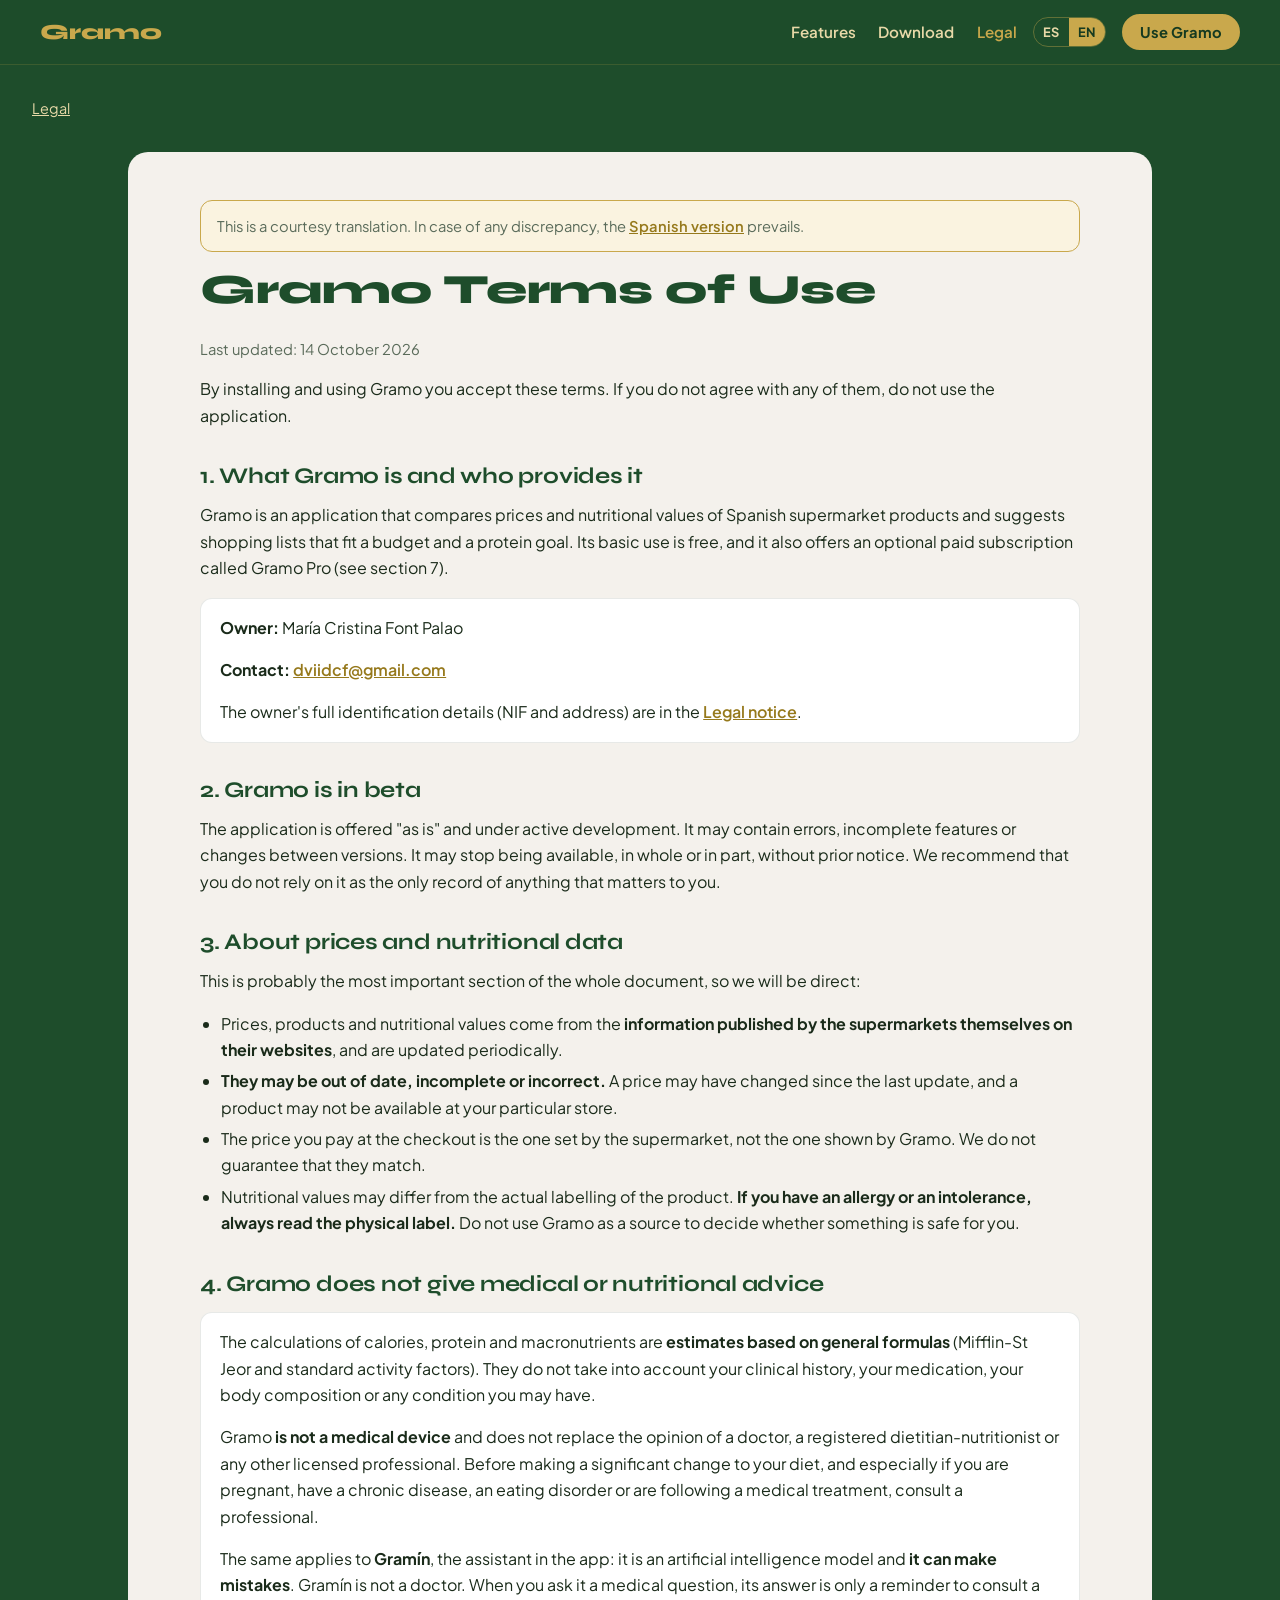
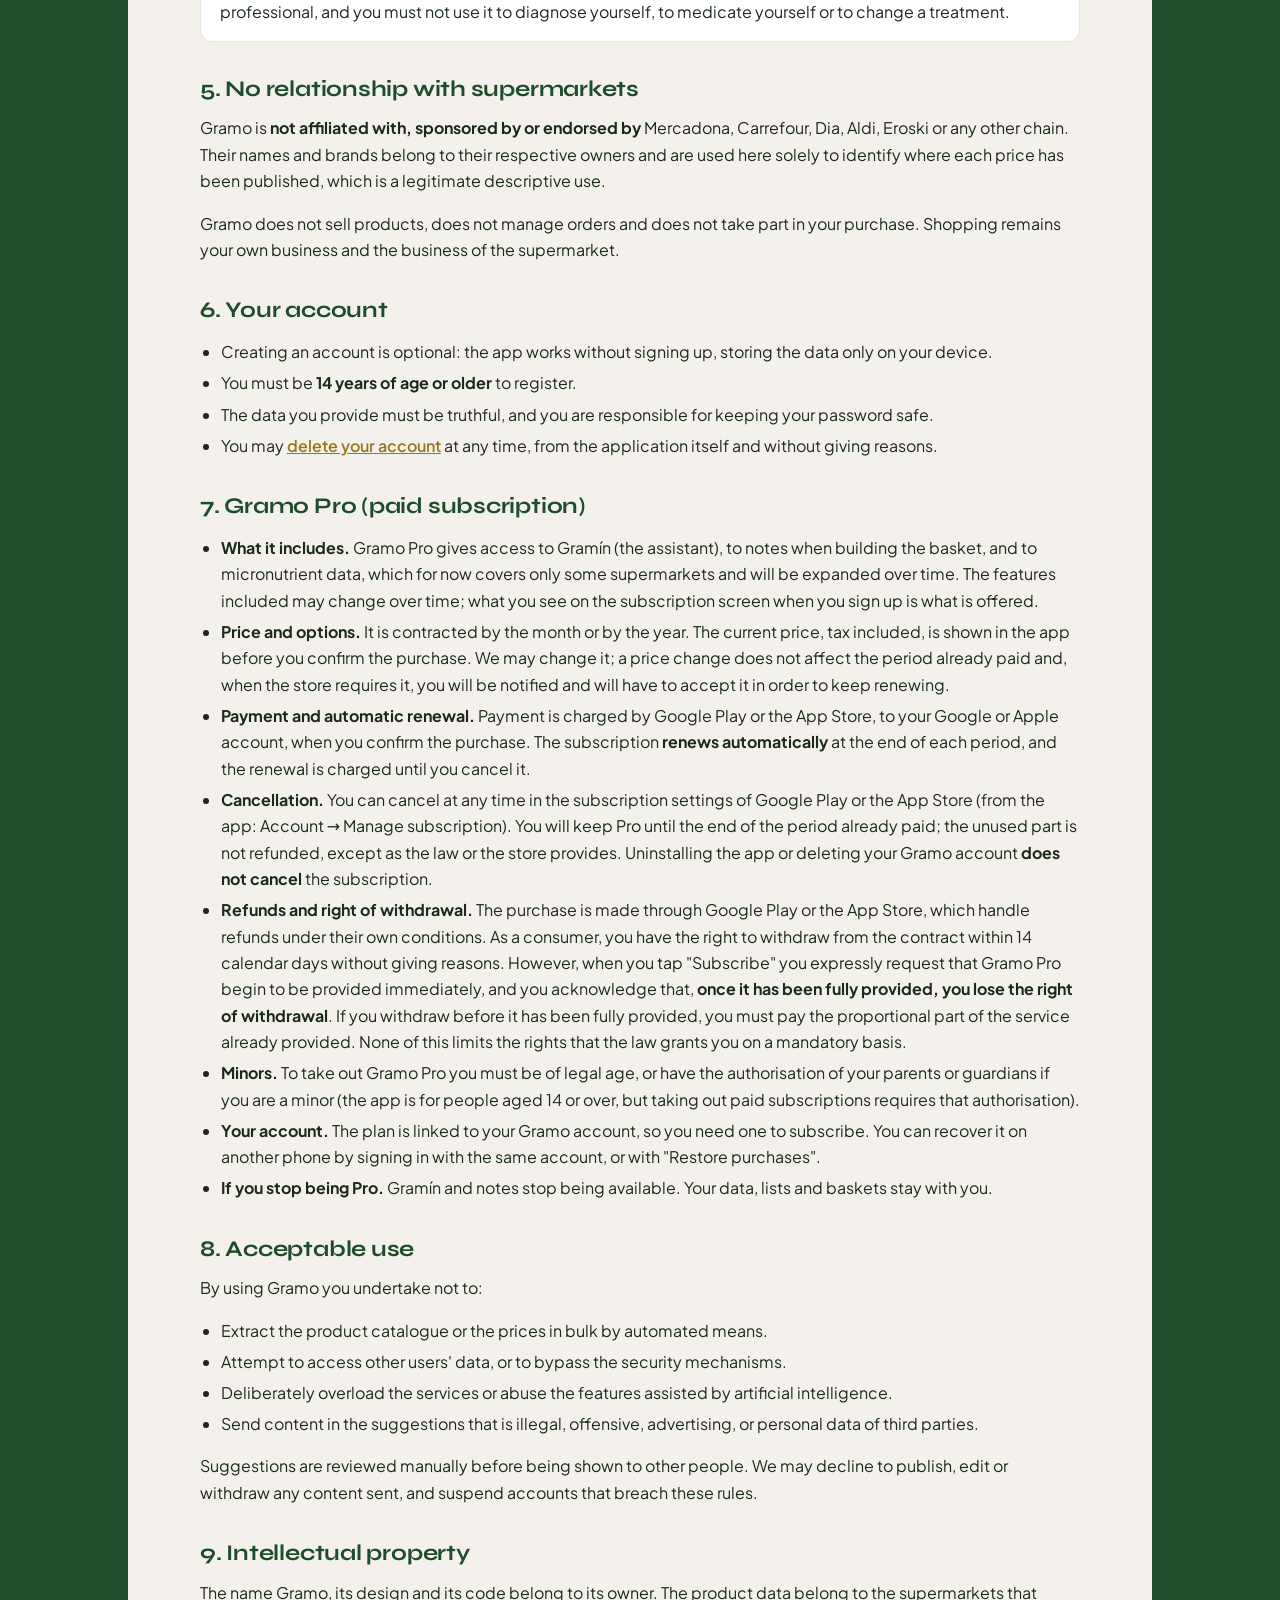
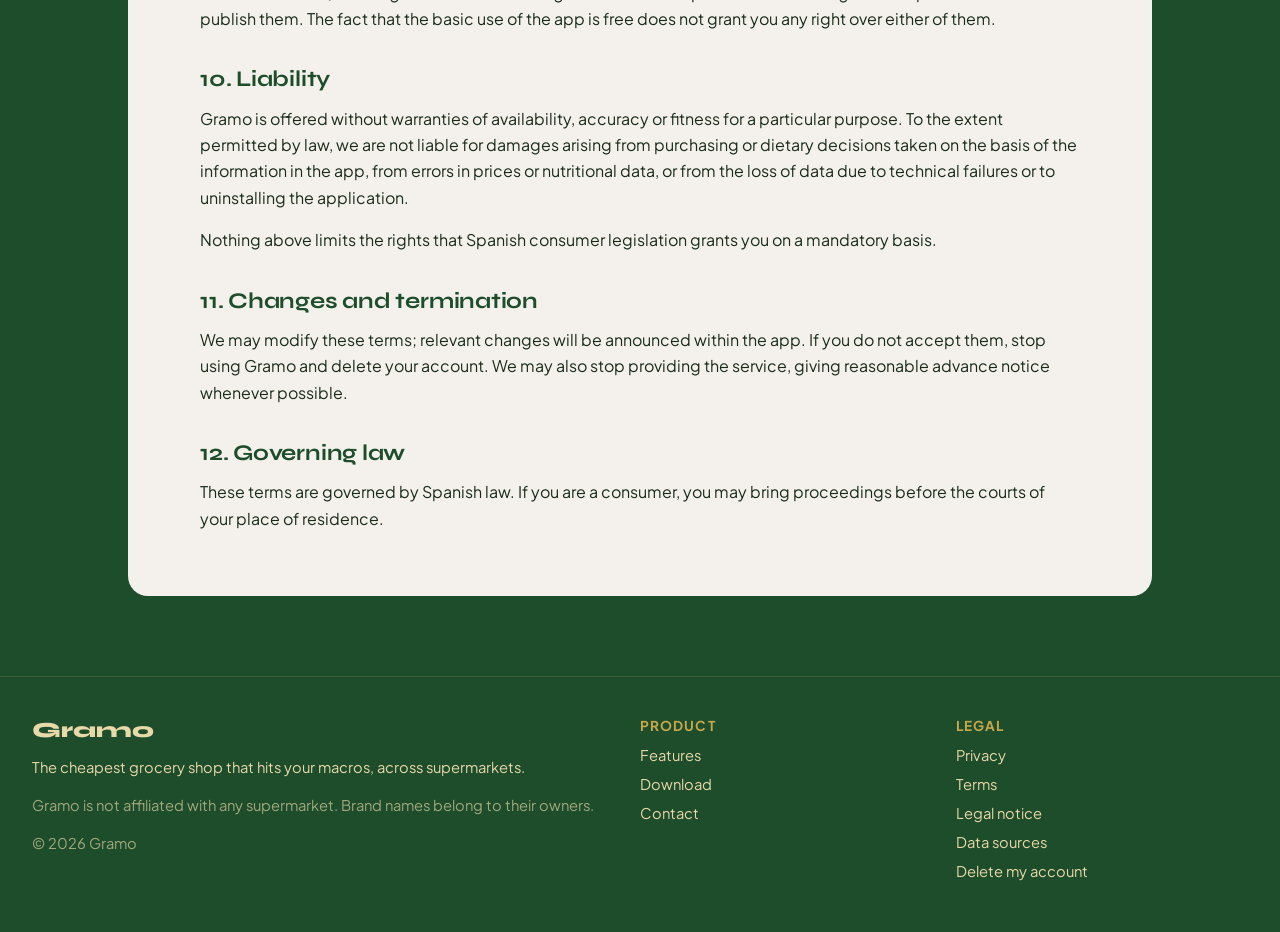
<file: legal/terminos.html>
<!doctype html>
<html lang="es">
<head>
<meta charset="utf-8">
<meta name="viewport" content="width=device-width, initial-scale=1">
<title>Términos de Uso · Gramo</title>
<link rel="icon" href="/c/icono.png">
<link rel="stylesheet" href="/web/fuentes/fuentes.css">
<link rel="stylesheet" href="/web/estilo-web.css">
<script src="/web/i18n.js"></script>
<script src="/web/marco.js" defer></script>
</head>
<body data-titulo-es="Términos de Uso · Gramo" data-titulo-en="Terms of Use · Gramo">
<header id="cab"></header>
<main class="envoltura">
  <p class="migas"><a href="/legal/">Legal</a></p>
  <article class="doc" data-idioma="es" lang="es">
<h1>Términos de Uso de Gramo</h1>
<p class="fecha">Última actualización: 14 de octubre de 2026</p>

<p>Al instalar y usar Gramo aceptas estas condiciones. Si no estás de acuerdo con alguna,
no uses la aplicación.</p>

<h2>1. Qué es Gramo y quién la ofrece</h2>

<p>Gramo es una aplicación que compara precios y valores nutricionales de productos
de supermercados españoles y propone listas de la compra que se ajusten a un presupuesto y a
un objetivo de proteína. Su uso básico es gratuito y ofrece, además, una suscripción de pago
opcional llamada Gramo Pro (ver el punto 7).</p>

<div class="caja">
<p><strong>Titular:</strong> María Cristina Font Palao</p>
<p><strong>Contacto:</strong> <a href="mailto:dviidcf@gmail.com">dviidcf@gmail.com</a></p>
<p>Los datos de identificación completos de la titular (NIF y domicilio) están en el
<a href="/legal/aviso-legal.html">Aviso legal</a>.</p>
</div>

<h2>2. Gramo está en fase beta</h2>

<p>La aplicación se ofrece «tal cual» y en desarrollo activo. Puede contener errores,
funciones incompletas o cambios entre versiones. Puede dejar de estar disponible, total o
parcialmente, sin previo aviso. Te recomendamos no depender de ella como único registro de
nada que te importe.</p>

<h2>3. Sobre los precios y los datos nutricionales</h2>

<p>Esta es probablemente la sección más importante de todo el documento, así que va sin
rodeos:</p>

<ul>
  <li>Los precios, los productos y los valores nutricionales proceden de la
  <strong>información publicada por los propios supermercados en sus webs</strong>, y se
  actualizan periódicamente.</li>
  <li><strong>Pueden estar desactualizados, ser incompletos o ser incorrectos.</strong> Un
  precio puede haber cambiado desde la última actualización, y un producto puede no estar
  disponible en tu tienda concreta.</li>
  <li>El precio que pagues en caja es el que fije el supermercado, no el que muestre Gramo.
  No garantizamos que coincidan.</li>
  <li>Los valores nutricionales pueden diferir del etiquetado real del producto.
  <strong>Si tienes una alergia o una intolerancia, lee siempre la etiqueta física.</strong>
  No uses Gramo como fuente para decidir si algo es seguro para ti.</li>
</ul>

<h2>4. Gramo no da consejo médico ni nutricional</h2>

<div class="caja">
<p>Los cálculos de calorías, proteína y macronutrientes son <strong>estimaciones basadas en
fórmulas generales</strong> (Mifflin-St Jeor y factores de actividad estándar). No tienen en
cuenta tu historial clínico, tu medicación, tu composición corporal ni ninguna condición que
puedas tener.</p>
<p>Gramo <strong>no es un producto sanitario</strong> y no sustituye la opinión de un médico,
un dietista-nutricionista ni ningún otro profesional colegiado. Antes de cambiar tu
alimentación de forma significativa, y especialmente si estás embarazada, tienes una
enfermedad crónica, un trastorno de la conducta alimentaria o sigues un tratamiento médico,
consulta con un profesional.</p>
<p>Lo mismo vale para <strong>Gramín</strong>, el asistente de la app: es un modelo de
inteligencia artificial y <strong>puede equivocarse</strong>. Gramín no es un médico. Cuando
le haces una pregunta médica, su respuesta lo recuerda, y no debes usarla para diagnosticarte,
medicarte ni cambiar un tratamiento.</p>
</div>

<h2>5. Sin relación con los supermercados</h2>

<p>Gramo <strong>no está afiliada, patrocinada ni respaldada</strong> por Mercadona,
Carrefour, Dia, Aldi, Eroski ni ninguna otra cadena. Sus nombres y marcas pertenecen a sus
respectivos titulares y se usan aquí únicamente para identificar dónde se ha publicado cada
precio, que es un uso descriptivo legítimo.</p>

<p>Gramo no vende productos, no gestiona pedidos y no interviene en tu compra. Comprar sigue
siendo cosa tuya y del supermercado.</p>

<h2>6. Tu cuenta</h2>

<ul>
  <li>Crear cuenta es opcional: la app funciona sin registrarse, guardando los datos solo en
  tu dispositivo.</li>
  <li>Debes tener <strong>14 años o más</strong> para registrarte.</li>
  <li>Los datos que facilites deben ser veraces, y eres responsable de mantener tu contraseña
  a salvo.</li>
  <li>Puedes <a href="/legal/borrar-cuenta.html">borrar tu cuenta</a> cuando quieras, desde la propia
  aplicación y sin dar explicaciones.</li>
</ul>

<h2>7. Gramo Pro (suscripción de pago)</h2>

<ul>
  <li><strong>Qué incluye.</strong> Gramo Pro da acceso a Gramín (el asistente), a las
  observaciones al montar la cesta y a los datos de micronutrientes, que de momento cubren
  solo algunos supermercados y se irán ampliando. Las funciones incluidas pueden cambiar con
  el tiempo; lo que veas en la pantalla de suscripción al contratar es lo que se ofrece.</li>
  <li><strong>Precio y modalidades.</strong> Se contrata por meses o por años. El precio
  vigente, con impuestos incluidos, se muestra en la app antes de confirmar la compra.
  Podemos cambiarlo; un cambio de precio no afecta al periodo ya pagado y, cuando la tienda
  lo exija, se te comunicará y tendrás que aceptarlo para seguir renovando.</li>
  <li><strong>Cobro y renovación automática.</strong> El pago lo cobra Google Play o la App
  Store, a tu cuenta de Google o de Apple, al confirmar la compra. La suscripción
  <strong>se renueva automáticamente</strong> al final de cada periodo, y se cobra la
  renovación, hasta que la canceles.</li>
  <li><strong>Cancelación.</strong> Puedes cancelar cuando quieras en los ajustes de
  suscripciones de Google Play o de la App Store (desde la app: Cuenta → Gestionar
  suscripción). Seguirás teniendo Pro hasta el final del periodo ya pagado; no se devuelve la
  parte no disfrutada, salvo lo que la ley o la tienda dispongan. Desinstalar la app o borrar
  tu cuenta de Gramo <strong>no cancela</strong> la suscripción.</li>
  <li><strong>Reembolsos y desistimiento.</strong> La compra se hace a través de Google
  Play o la App Store, que tramitan las devoluciones según sus condiciones. Como
  consumidor, tienes derecho a desistir del contrato en 14 días naturales sin dar
  explicaciones. Ahora bien, al pulsar «Suscribirme» pides expresamente que Gramo Pro
  empiece a prestarse de inmediato y reconoces que, <strong>una vez prestado por completo,
  pierdes el derecho de desistimiento</strong>. Si desistes antes de que se haya prestado
  por completo, deberás abonar la parte proporcional del servicio ya prestado. Nada de esto
  limita los derechos que la ley te reconozca de forma imperativa.</li>
  <li><strong>Menores.</strong> Para contratar Gramo Pro debes ser mayor de edad, o contar
  con la autorización de tus progenitores o tutores si eres menor (la app es para mayores de
  14 años, pero la contratación de pagos requiere esa autorización).</li>
  <li><strong>Tu cuenta.</strong> El plan se asocia a tu cuenta de Gramo, por lo que
  necesitas una para suscribirte. Puedes recuperarlo en otro móvil iniciando sesión con la
  misma cuenta, o con «Restaurar compras».</li>
  <li><strong>Si dejas de ser Pro.</strong> Gramín y las observaciones dejan de estar
  disponibles. Tus datos, listas y cestas siguen contigo.</li>
</ul>

<h2>8. Uso aceptable</h2>

<p>Al usar Gramo te comprometes a no:</p>

<ul>
  <li>Extraer masivamente el catálogo de productos o los precios por medios automatizados.</li>
  <li>Intentar acceder a datos de otros usuarios, ni sortear los mecanismos de seguridad.</li>
  <li>Sobrecargar los servicios de forma deliberada o abusar de las funciones asistidas por
  inteligencia artificial.</li>
  <li>Enviar en las sugerencias contenido ilegal, ofensivo, publicitario o datos personales
  de terceros.</li>
</ul>

<p>Las sugerencias se revisan manualmente antes de mostrarse a otras personas. Podemos no
publicar, editar o retirar cualquier contenido enviado, y suspender cuentas que incumplan
estas normas.</p>

<h2>9. Propiedad intelectual</h2>

<p>El nombre Gramo, su diseño y su código pertenecen a su titular. Los datos de producto
pertenecen a los supermercados que los publican. Que el uso básico de la app sea gratuito no te concede
ningún derecho sobre unos ni otros.</p>

<h2>10. Responsabilidad</h2>

<p>Gramo se ofrece sin garantías de disponibilidad, exactitud o adecuación a
un fin concreto. En la medida en que lo permita la ley, no respondemos de daños derivados de
decisiones de compra o de alimentación tomadas a partir de la información de la app, de
errores en los precios o en los datos nutricionales, ni de la pérdida de datos por fallos
técnicos o por la desinstalación de la aplicación.</p>

<p>Nada de lo anterior limita los derechos que la normativa española de consumidores te
reconozca de forma imperativa.</p>

<h2>11. Cambios y cancelación</h2>

<p>Podemos modificar estos términos; los cambios relevantes se anunciarán dentro de la app.
Si no los aceptas, deja de usar Gramo y borra tu cuenta. También podemos dejar de prestar el
servicio, avisando con antelación razonable siempre que sea posible.</p>

<h2>12. Ley aplicable</h2>

<p>Estas condiciones se rigen por la legislación española. Si eres consumidor, podrás acudir
a los tribunales de tu domicilio.</p>
  </article>
  <article class="doc" data-idioma="en" lang="en" hidden>
    <p class="traduccion">This is a courtesy translation. In case of any discrepancy, the <a href="#" onclick="aplicarIdioma('es');return false">Spanish version</a> prevails.</p>
<h1>Gramo Terms of Use</h1>
<p class="fecha">Last updated: 14 October 2026</p>

<p>By installing and using Gramo you accept these terms. If you do not agree with any of them, do not use the application.</p>

<h2>1. What Gramo is and who provides it</h2>

<p>Gramo is an application that compares prices and nutritional values of Spanish supermarket products and suggests shopping lists that fit a budget and a protein goal. Its basic use is free, and it also offers an optional paid subscription called Gramo Pro (see section 7).</p>

<div class="caja">
<p><strong>Owner:</strong> María Cristina Font Palao</p>
<p><strong>Contact:</strong> <a href="mailto:dviidcf@gmail.com">dviidcf@gmail.com</a></p>
<p>The owner's full identification details (NIF and address) are in the <a href="/legal/aviso-legal.html">Legal notice</a>.</p>
</div>

<h2>2. Gramo is in beta</h2>

<p>The application is offered "as is" and under active development. It may contain errors, incomplete features or changes between versions. It may stop being available, in whole or in part, without prior notice. We recommend that you do not rely on it as the only record of anything that matters to you.</p>

<h2>3. About prices and nutritional data</h2>

<p>This is probably the most important section of the whole document, so we will be direct:</p>

<ul>
  <li>Prices, products and nutritional values come from the <strong>information published by the supermarkets themselves on their websites</strong>, and are updated periodically.</li>
  <li><strong>They may be out of date, incomplete or incorrect.</strong> A price may have changed since the last update, and a product may not be available at your particular store.</li>
  <li>The price you pay at the checkout is the one set by the supermarket, not the one shown by Gramo. We do not guarantee that they match.</li>
  <li>Nutritional values may differ from the actual labelling of the product. <strong>If you have an allergy or an intolerance, always read the physical label.</strong> Do not use Gramo as a source to decide whether something is safe for you.</li>
</ul>

<h2>4. Gramo does not give medical or nutritional advice</h2>

<div class="caja">
<p>The calculations of calories, protein and macronutrients are <strong>estimates based on general formulas</strong> (Mifflin-St Jeor and standard activity factors). They do not take into account your clinical history, your medication, your body composition or any condition you may have.</p>
<p>Gramo <strong>is not a medical device</strong> and does not replace the opinion of a doctor, a registered dietitian-nutritionist or any other licensed professional. Before making a significant change to your diet, and especially if you are pregnant, have a chronic disease, an eating disorder or are following a medical treatment, consult a professional.</p>
<p>The same applies to <strong>Gramín</strong>, the assistant in the app: it is an artificial intelligence model and <strong>it can make mistakes</strong>. Gramín is not a doctor. When you ask it a medical question, its answer is only a reminder to consult a professional, and you must not use it to diagnose yourself, to medicate yourself or to change a treatment.</p>
</div>

<h2>5. No relationship with supermarkets</h2>

<p>Gramo is <strong>not affiliated with, sponsored by or endorsed by</strong> Mercadona, Carrefour, Dia, Aldi, Eroski or any other chain. Their names and brands belong to their respective owners and are used here solely to identify where each price has been published, which is a legitimate descriptive use.</p>

<p>Gramo does not sell products, does not manage orders and does not take part in your purchase. Shopping remains your own business and the business of the supermarket.</p>

<h2>6. Your account</h2>

<ul>
  <li>Creating an account is optional: the app works without signing up, storing the data only on your device.</li>
  <li>You must be <strong>14 years of age or older</strong> to register.</li>
  <li>The data you provide must be truthful, and you are responsible for keeping your password safe.</li>
  <li>You may <a href="/legal/borrar-cuenta.html">delete your account</a> at any time, from the application itself and without giving reasons.</li>
</ul>

<h2>7. Gramo Pro (paid subscription)</h2>

<ul>
  <li><strong>What it includes.</strong> Gramo Pro gives access to Gramín (the assistant), to notes when building the basket, and to micronutrient data, which for now covers only some supermarkets and will be expanded over time. The features included may change over time; what you see on the subscription screen when you sign up is what is offered.</li>
  <li><strong>Price and options.</strong> It is contracted by the month or by the year. The current price, tax included, is shown in the app before you confirm the purchase. We may change it; a price change does not affect the period already paid and, when the store requires it, you will be notified and will have to accept it in order to keep renewing.</li>
  <li><strong>Payment and automatic renewal.</strong> Payment is charged by Google Play or the App Store, to your Google or Apple account, when you confirm the purchase. The subscription <strong>renews automatically</strong> at the end of each period, and the renewal is charged until you cancel it.</li>
  <li><strong>Cancellation.</strong> You can cancel at any time in the subscription settings of Google Play or the App Store (from the app: Account → Manage subscription). You will keep Pro until the end of the period already paid; the unused part is not refunded, except as the law or the store provides. Uninstalling the app or deleting your Gramo account <strong>does not cancel</strong> the subscription.</li>
  <li><strong>Refunds and right of withdrawal.</strong> The purchase is made through Google Play or the App Store, which handle refunds under their own conditions. As a consumer, you have the right to withdraw from the contract within 14 calendar days without giving reasons. However, when you tap "Subscribe" you expressly request that Gramo Pro begin to be provided immediately, and you acknowledge that, <strong>once it has been fully provided, you lose the right of withdrawal</strong>. If you withdraw before it has been fully provided, you must pay the proportional part of the service already provided. None of this limits the rights that the law grants you on a mandatory basis.</li>
  <li><strong>Minors.</strong> To take out Gramo Pro you must be of legal age, or have the authorisation of your parents or guardians if you are a minor (the app is for people aged 14 or over, but taking out paid subscriptions requires that authorisation).</li>
  <li><strong>Your account.</strong> The plan is linked to your Gramo account, so you need one to subscribe. You can recover it on another phone by signing in with the same account, or with "Restore purchases".</li>
  <li><strong>If you stop being Pro.</strong> Gramín and notes stop being available. Your data, lists and baskets stay with you.</li>
</ul>

<h2>8. Acceptable use</h2>

<p>By using Gramo you undertake not to:</p>

<ul>
  <li>Extract the product catalogue or the prices in bulk by automated means.</li>
  <li>Attempt to access other users' data, or to bypass the security mechanisms.</li>
  <li>Deliberately overload the services or abuse the features assisted by artificial intelligence.</li>
  <li>Send content in the suggestions that is illegal, offensive, advertising, or personal data of third parties.</li>
</ul>

<p>Suggestions are reviewed manually before being shown to other people. We may decline to publish, edit or withdraw any content sent, and suspend accounts that breach these rules.</p>

<h2>9. Intellectual property</h2>

<p>The name Gramo, its design and its code belong to its owner. The product data belong to the supermarkets that publish them. The fact that the basic use of the app is free does not grant you any right over either of them.</p>

<h2>10. Liability</h2>

<p>Gramo is offered without warranties of availability, accuracy or fitness for a particular purpose. To the extent permitted by law, we are not liable for damages arising from purchasing or dietary decisions taken on the basis of the information in the app, from errors in prices or nutritional data, or from the loss of data due to technical failures or to uninstalling the application.</p>

<p>Nothing above limits the rights that Spanish consumer legislation grants you on a mandatory basis.</p>

<h2>11. Changes and termination</h2>

<p>We may modify these terms; relevant changes will be announced within the app. If you do not accept them, stop using Gramo and delete your account. We may also stop providing the service, giving reasonable advance notice whenever possible.</p>

<h2>12. Governing law</h2>

<p>These terms are governed by Spanish law. If you are a consumer, you may bring proceedings before the courts of your place of residence.</p>
  </article>
</main>
<footer id="pie"></footer>
</body>
</html>
</file>
<file: web/fuentes/fuentes.css>
/* Plus Jakarta Sans y Syne, alojadas aquí (OFL). Solo latin y latin-ext. */
/* latin-ext */
@font-face {
  font-family: 'Plus Jakarta Sans';
  font-style: normal;
  font-weight: 400;
  font-display: swap;
  src: url(PlusJakartaSans-400-latin-ext.woff2) format('woff2');
  unicode-range: U+0100-02BA, U+02BD-02C5, U+02C7-02CC, U+02CE-02D7, U+02DD-02FF, U+0304, U+0308, U+0329, U+1D00-1DBF, U+1E00-1E9F, U+1EF2-1EFF, U+2020, U+20A0-20AB, U+20AD-20C4, U+2113, U+2C60-2C7F, U+A720-A7FF;
}
/* latin */
@font-face {
  font-family: 'Plus Jakarta Sans';
  font-style: normal;
  font-weight: 400;
  font-display: swap;
  src: url(PlusJakartaSans-400-latin.woff2) format('woff2');
  unicode-range: U+0000-00FF, U+0131, U+0152-0153, U+02BB-02BC, U+02C6, U+02DA, U+02DC, U+0304, U+0308, U+0329, U+2000-206F, U+20AC, U+2122, U+2191, U+2193, U+2212, U+2215, U+FEFF, U+FFFD;
}
/* latin-ext */
@font-face {
  font-family: 'Plus Jakarta Sans';
  font-style: normal;
  font-weight: 600;
  font-display: swap;
  src: url(PlusJakartaSans-600-latin-ext.woff2) format('woff2');
  unicode-range: U+0100-02BA, U+02BD-02C5, U+02C7-02CC, U+02CE-02D7, U+02DD-02FF, U+0304, U+0308, U+0329, U+1D00-1DBF, U+1E00-1E9F, U+1EF2-1EFF, U+2020, U+20A0-20AB, U+20AD-20C4, U+2113, U+2C60-2C7F, U+A720-A7FF;
}
/* latin */
@font-face {
  font-family: 'Plus Jakarta Sans';
  font-style: normal;
  font-weight: 600;
  font-display: swap;
  src: url(PlusJakartaSans-600-latin.woff2) format('woff2');
  unicode-range: U+0000-00FF, U+0131, U+0152-0153, U+02BB-02BC, U+02C6, U+02DA, U+02DC, U+0304, U+0308, U+0329, U+2000-206F, U+20AC, U+2122, U+2191, U+2193, U+2212, U+2215, U+FEFF, U+FFFD;
}
/* latin-ext */
@font-face {
  font-family: 'Plus Jakarta Sans';
  font-style: normal;
  font-weight: 700;
  font-display: swap;
  src: url(PlusJakartaSans-700-latin-ext.woff2) format('woff2');
  unicode-range: U+0100-02BA, U+02BD-02C5, U+02C7-02CC, U+02CE-02D7, U+02DD-02FF, U+0304, U+0308, U+0329, U+1D00-1DBF, U+1E00-1E9F, U+1EF2-1EFF, U+2020, U+20A0-20AB, U+20AD-20C4, U+2113, U+2C60-2C7F, U+A720-A7FF;
}
/* latin */
@font-face {
  font-family: 'Plus Jakarta Sans';
  font-style: normal;
  font-weight: 700;
  font-display: swap;
  src: url(PlusJakartaSans-700-latin.woff2) format('woff2');
  unicode-range: U+0000-00FF, U+0131, U+0152-0153, U+02BB-02BC, U+02C6, U+02DA, U+02DC, U+0304, U+0308, U+0329, U+2000-206F, U+20AC, U+2122, U+2191, U+2193, U+2212, U+2215, U+FEFF, U+FFFD;
}
/* latin-ext */
@font-face {
  font-family: 'Plus Jakarta Sans';
  font-style: normal;
  font-weight: 800;
  font-display: swap;
  src: url(PlusJakartaSans-800-latin-ext.woff2) format('woff2');
  unicode-range: U+0100-02BA, U+02BD-02C5, U+02C7-02CC, U+02CE-02D7, U+02DD-02FF, U+0304, U+0308, U+0329, U+1D00-1DBF, U+1E00-1E9F, U+1EF2-1EFF, U+2020, U+20A0-20AB, U+20AD-20C4, U+2113, U+2C60-2C7F, U+A720-A7FF;
}
/* latin */
@font-face {
  font-family: 'Plus Jakarta Sans';
  font-style: normal;
  font-weight: 800;
  font-display: swap;
  src: url(PlusJakartaSans-800-latin.woff2) format('woff2');
  unicode-range: U+0000-00FF, U+0131, U+0152-0153, U+02BB-02BC, U+02C6, U+02DA, U+02DC, U+0304, U+0308, U+0329, U+2000-206F, U+20AC, U+2122, U+2191, U+2193, U+2212, U+2215, U+FEFF, U+FFFD;
}
/* latin-ext */
@font-face {
  font-family: 'Syne';
  font-style: normal;
  font-weight: 700;
  font-display: swap;
  src: url(Syne-700-latin-ext.woff2) format('woff2');
  unicode-range: U+0100-02BA, U+02BD-02C5, U+02C7-02CC, U+02CE-02D7, U+02DD-02FF, U+0304, U+0308, U+0329, U+1D00-1DBF, U+1E00-1E9F, U+1EF2-1EFF, U+2020, U+20A0-20AB, U+20AD-20C4, U+2113, U+2C60-2C7F, U+A720-A7FF;
}
/* latin */
@font-face {
  font-family: 'Syne';
  font-style: normal;
  font-weight: 700;
  font-display: swap;
  src: url(Syne-700-latin.woff2) format('woff2');
  unicode-range: U+0000-00FF, U+0131, U+0152-0153, U+02BB-02BC, U+02C6, U+02DA, U+02DC, U+0304, U+0308, U+0329, U+2000-206F, U+20AC, U+2122, U+2191, U+2193, U+2212, U+2215, U+FEFF, U+FFFD;
}
/* latin-ext */
@font-face {
  font-family: 'Syne';
  font-style: normal;
  font-weight: 800;
  font-display: swap;
  src: url(Syne-800-latin-ext.woff2) format('woff2');
  unicode-range: U+0100-02BA, U+02BD-02C5, U+02C7-02CC, U+02CE-02D7, U+02DD-02FF, U+0304, U+0308, U+0329, U+1D00-1DBF, U+1E00-1E9F, U+1EF2-1EFF, U+2020, U+20A0-20AB, U+20AD-20C4, U+2113, U+2C60-2C7F, U+A720-A7FF;
}
/* latin */
@font-face {
  font-family: 'Syne';
  font-style: normal;
  font-weight: 800;
  font-display: swap;
  src: url(Syne-800-latin.woff2) format('woff2');
  unicode-range: U+0000-00FF, U+0131, U+0152-0153, U+02BB-02BC, U+02C6, U+02DA, U+02DC, U+0304, U+0308, U+0329, U+2000-206F, U+20AC, U+2122, U+2191, U+2193, U+2212, U+2215, U+FEFF, U+FFFD;
}
</file>
<file: web/estilo-web.css>
/* Web de Gramo (gramo.dev). Verde de marca de fondo, dorado para el texto, y el
   crema de la app dentro de las demos y los documentos legales.
   Ojo: /estilo.css es OTRA hoja, la de la página puente /c/. No mezclarlas. */

:root {
  --verde: #1E4D2B;
  --verde-hondo: #153a20;
  --verde-claro: #27613a;
  --oro: #C9A84C;
  --oro-claro: #E8D9A8;   /* texto corrido sobre verde: dorado, pero que se lea en párrafos */
  --oro-oscuro: #96791C;
  --crema: #F4F1EC;
  --blanco: #FFFFFF;
  --tinta: #1A2B1A;
  --tinta-2: #5A6B5A;
  --tinta-3: #8FA08F;
  --borde: rgba(26, 43, 26, 0.1);
  --ok: #4CAF50;
  --aviso: #FFC107;
  --mal: #FF5722;
  --radio: 14px;
  --ancho: 80rem;
  --titulo: "Syne", system-ui, sans-serif;
  --texto: "Plus Jakarta Sans", system-ui, -apple-system, "Segoe UI", sans-serif;
}

* { box-sizing: border-box; }
html { scroll-behavior: smooth; -webkit-text-size-adjust: 100%; }
body {
  margin: 0;
  background: var(--verde);
  color: var(--oro-claro);
  font: 400 1rem/1.6 var(--texto);
  overflow-x: hidden;
}
img { max-width: 100%; display: block; }
a { color: var(--oro); }
a:hover { color: var(--oro-claro); }
h1, h2, h3 { font-family: var(--titulo); color: var(--oro); line-height: 1.1; margin: 0 0 0.6em; letter-spacing: -0.01em; }
h1 { font-size: clamp(2.4rem, 7vw, 4.6rem); font-weight: 800; }
h2 { font-size: clamp(1.8rem, 4.5vw, 2.8rem); font-weight: 700; }
h3 { font-size: 1.25rem; font-weight: 700; }
p { margin: 0 0 1em; }
:focus-visible { outline: 3px solid var(--oro); outline-offset: 3px; border-radius: 6px; }
[hidden] { display: none !important; }
.envoltura { max-width: var(--ancho); margin: 0 auto; padding: 0 1rem; }
@media (min-width: 720px) { .envoltura { padding: 0 2rem; } }

/* ---------- Botones ---------- */
.btn {
  display: inline-flex; align-items: center; justify-content: center; gap: 0.5rem;
  padding: 0.85rem 1.4rem; border-radius: 999px; border: 2px solid var(--oro);
  font: 700 1rem/1 var(--texto); text-decoration: none; cursor: pointer;
  transition: transform 0.15s, background 0.15s, color 0.15s;
  background: transparent; color: var(--oro);
}
.btn:hover { transform: translateY(-1px); background: rgba(201, 168, 76, 0.12); color: var(--oro); }
.btn.oro { background: var(--oro); color: var(--verde-hondo); }
.btn.oro:hover { background: var(--oro-claro); border-color: var(--oro-claro); color: var(--verde-hondo); }
.btn.peq { padding: 0.55rem 1rem; font-size: 0.92rem; }

/* ---------- Cabecera ---------- */
.cab {
  position: sticky; top: 0; z-index: 20;
  background: rgba(30, 77, 43, 0.92); backdrop-filter: blur(10px);
  border-bottom: 1px solid rgba(201, 168, 76, 0.18);
}
/* La barra va a todo lo ancho: «Gramo» pegado a la izquierda y los botones a la derecha. */
.cab .envoltura { display: flex; align-items: center; gap: 1rem; height: 4rem; max-width: none; }
@media (min-width: 720px) { .cab .envoltura { padding: 0 2.5rem; } }
.marca { display: flex; align-items: center; gap: 0.6rem; text-decoration: none; color: var(--oro); font: 800 1.35rem var(--titulo); }
.cab nav { display: flex; gap: 1.4rem; margin-left: auto; }
.cab nav a { color: var(--oro-claro); text-decoration: none; font-weight: 600; font-size: 0.95rem; }
.cab nav a:hover, .cab nav a[aria-current] { color: var(--oro); }
.idioma { display: flex; border: 1px solid rgba(201, 168, 76, 0.4); border-radius: 999px; overflow: hidden; }
.idioma button { background: none; border: 0; color: var(--oro-claro); font: 700 0.8rem var(--texto); padding: 0.35rem 0.6rem; cursor: pointer; }
.idioma button[aria-pressed="true"] { background: var(--oro); color: var(--verde-hondo); }
.menu-btn { display: none; background: none; border: 0; color: var(--oro); font-size: 1.6rem; cursor: pointer; margin-left: auto; padding: 0.25rem; }
@media (max-width: 760px) {
  .menu-btn { display: block; }
  .cab nav {
    display: none; position: absolute; top: 4rem; left: 0; right: 0; margin: 0;
    flex-direction: column; gap: 0; background: var(--verde-hondo);
    border-bottom: 1px solid rgba(201, 168, 76, 0.18);
  }
  .cab nav.abierto { display: flex; }
  .cab nav a { padding: 0.9rem 1rem; border-top: 1px solid rgba(201, 168, 76, 0.1); }
  .cab .usar { display: none; }
}

/* ---------- Pie ---------- */
.pie { border-top: 1px solid rgba(201, 168, 76, 0.18); margin-top: 5rem; padding: 2.5rem 0 3rem; font-size: 0.92rem; }
.pie .envoltura { display: grid; gap: 1.5rem; grid-template-columns: 1fr; }
@media (min-width: 720px) { .pie .envoltura { grid-template-columns: 2fr 1fr 1fr; } }
.pie h4 { margin: 0 0 0.6rem; color: var(--oro); font: 700 0.85rem var(--texto); text-transform: uppercase; letter-spacing: 0.08em; }
.pie ul { list-style: none; margin: 0; padding: 0; display: grid; gap: 0.35rem; }
.pie a { color: var(--oro-claro); text-decoration: none; }
.pie a:hover { color: var(--oro); text-decoration: underline; }
.pie .nota { color: rgba(232, 217, 168, 0.65); }

/* ---------- Aviso «Usar Gramo» ---------- */
.dialogo { border: 0; padding: 0; border-radius: 20px; max-width: min(26rem, calc(100vw - 2rem)); background: var(--crema); color: var(--tinta); }
.dialogo::backdrop { background: rgba(10, 25, 14, 0.7); backdrop-filter: blur(3px); }
.dialogo .dentro { padding: 2rem 1.5rem 1.5rem; text-align: center; }
.dialogo h3 { color: var(--verde); font-size: 1.5rem; }
.dialogo p { color: var(--tinta-2); }
.dialogo .tiendas { display: grid; gap: 0.6rem; margin: 1.2rem 0 0.8rem; }
.dialogo .cerrar { background: none; border: 0; color: var(--tinta-2); font: 600 0.95rem var(--texto); cursor: pointer; padding: 0.5rem; }
.dialogo .btn { border-color: var(--verde); color: var(--verde); }
.dialogo .btn.oro { background: var(--verde); color: var(--oro); }

/* ---------- Botones de tienda ---------- */
.tienda {
  display: flex; align-items: center; gap: 0.8rem; padding: 0.7rem 1.2rem;
  border-radius: 14px; background: var(--verde-hondo); color: var(--oro); text-decoration: none;
  border: 1px solid rgba(201, 168, 76, 0.45); text-align: left; transition: transform 0.15s, border-color 0.15s;
}
.tienda:hover { transform: translateY(-2px); border-color: var(--oro); color: var(--oro); }
.tienda svg { width: 28px; height: 28px; flex: none; fill: currentColor; }
.tienda small { display: block; font-size: 0.72rem; opacity: 0.8; line-height: 1.2; }
.tienda strong { display: block; font: 700 1.1rem/1.2 var(--texto); }

/* ---------- Documentos (legal) ---------- */
.doc {
  background: var(--crema); color: var(--tinta); border-radius: 20px;
  padding: 2rem 1.25rem; margin: 2rem auto 0; max-width: 64rem; line-height: 1.65;
}
@media (min-width: 720px) { .doc { padding: 3rem 4.5rem; } }
.doc h1 { color: var(--verde); font-size: clamp(1.9rem, 5vw, 2.6rem); }
.doc h2 { color: var(--verde); font-size: 1.4rem; margin-top: 2.2rem; }
.doc h3 { color: var(--verde-claro); font-size: 1.1rem; margin-top: 1.5rem; }
.doc a { color: var(--oro-oscuro); font-weight: 600; }
.doc .fecha { color: var(--tinta-2); font-size: 0.92rem; }
.doc .caja { background: var(--blanco); border: 1px solid var(--borde); border-radius: 12px; padding: 1rem 1.2rem; margin: 1rem 0 1.2rem; }
.doc .caja p:last-child { margin-bottom: 0; }
.doc table { width: 100%; border-collapse: collapse; margin: 1rem 0; font-size: 0.92rem; display: block; overflow-x: auto; }
.doc th, .doc td { border: 1px solid var(--borde); padding: 0.55rem 0.7rem; text-align: left; vertical-align: top; }
.doc th { background: var(--blanco); color: var(--verde); }
.doc ul, .doc ol { padding-left: 1.3rem; }
.doc li { margin: 0.3rem 0; }
.doc .traduccion { background: #FAF3E0; border: 1px solid var(--oro); border-radius: 12px; padding: 0.8rem 1rem; font-size: 0.92rem; color: var(--tinta-2); }

/* ---------- Utilidades de página ---------- */
.migas { margin-top: 2rem; font-size: 0.9rem; }
.migas a { color: var(--oro-claro); }
.cabecera-pag { padding: 4rem 0 1rem; text-align: center; }
.cabecera-pag p { max-width: 36rem; margin: 0 auto; font-size: 1.1rem; }

@media (prefers-reduced-motion: reduce) {
  *, *::before, *::after { animation-duration: 0.01ms !important; transition-duration: 0.01ms !important; scroll-behavior: auto !important; }
}
</file>
<file: web/portada.css>
/* Portada de gramo.dev: hero, las tres demos y la llamada final. */

.etiqueta { display: inline-block; color: var(--oro); font: 700 0.8rem var(--texto); letter-spacing: 0.12em; text-transform: uppercase; margin-bottom: 1rem; }
.centro { text-align: center; display: block; }

/* ---------- Hero ---------- */
.hero { position: relative; padding: 4rem 0 5rem; overflow: hidden; }
.hero::before {
  content: ""; position: absolute; inset: -20% -10% auto auto; width: 60rem; height: 60rem; border-radius: 50%;
  background: radial-gradient(circle, rgba(201, 168, 76, 0.16), transparent 60%); pointer-events: none;
}
.hero-rejilla { position: relative; display: grid; gap: 3rem; align-items: center; }
@media (min-width: 900px) { .hero-rejilla { grid-template-columns: 1.15fr 0.85fr; } .hero { padding: 6rem 0 7rem; } }
.hero h1 { font-size: clamp(2.3rem, 5.2vw, 3.9rem); font-weight: 700; }
.hero h1 em { font-style: normal; color: var(--oro-claro); background: linear-gradient(transparent 65%, rgba(201, 168, 76, 0.35) 65%); }
.hero-sub { font-size: 1.15rem; max-width: 34rem; }
.hero-cta { display: flex; flex-wrap: wrap; gap: 0.8rem; margin: 2rem 0; }
.supers { list-style: none; padding: 0; margin: 0; display: flex; flex-wrap: wrap; gap: 0.5rem; }
.supers li {
  font-size: 0.82rem; font-weight: 700; padding: 0.3rem 0.75rem 0.3rem 0.6rem; border-radius: 999px;
  border: 1px solid rgba(201, 168, 76, 0.3); display: flex; align-items: center; gap: 0.4rem;
}
.supers li::before { content: ""; width: 8px; height: 8px; border-radius: 50%; background: var(--c); }

.hero-visual { position: relative; min-height: 22rem; display: grid; place-items: center; }
.hero-icono { width: 180px; height: 180px; border-radius: 42px; box-shadow: 0 30px 80px rgba(0, 0, 0, 0.35); }
.tarjeta-flotante {
  position: absolute; background: var(--crema); color: var(--tinta); border-radius: 18px; padding: 1rem 1.2rem;
  box-shadow: 0 20px 50px rgba(0, 0, 0, 0.3); display: grid; gap: 0.25rem; min-width: 12rem;
  z-index: 1;
}
.tarjeta-flotante.t1 { top: 0; left: 0; }
.tarjeta-flotante.t2 { bottom: 0; right: 0; }
.tf-titulo { font-size: 0.8rem; color: var(--tinta-2); font-weight: 600; }
.tf-precio { font: 800 1.8rem var(--texto); letter-spacing: -0.02em; color: var(--verde); }
.tf-precio.oro { color: var(--oro-oscuro); }
.tf-barra { height: 8px; border-radius: 8px; background: rgba(26, 43, 26, 0.08); overflow: hidden; }
.tf-barra i { display: block; height: 100%; background: var(--ok); border-radius: 8px; }
.tf-pie { font-size: 0.78rem; color: var(--tinta-2); }
/* En móvil no caben flotando: el icono se va y las dos tarjetas van en fila. */
@media (max-width: 600px) {
  .hero-visual { min-height: 0; display: grid; grid-template-columns: 1fr 1fr; gap: 0.7rem; }
  .hero-icono { display: none; }
  .tarjeta-flotante { position: static; min-width: 0; padding: 0.8rem 0.9rem; }
  .tf-precio { font-size: 1.4rem; }
}

/* ---------- Funciones ---------- */
.funciones { padding: 3rem 0; }
.intro { max-width: 38rem; margin: 0 auto 3rem; font-size: 1.1rem; }
.funcion { display: grid; gap: 2rem; align-items: center; margin: 0 0 5rem; }
@media (min-width: 960px) {
  .funcion { grid-template-columns: 0.8fr 1.2fr; gap: 4rem; margin-bottom: 7rem; }
  .funcion.invertida .funcion-texto { order: 2; }
}
.num { font: 800 1rem var(--titulo); color: var(--oro); opacity: 0.6; display: block; margin-bottom: 0.4rem; }
.funcion h3 { font-size: clamp(1.7rem, 4vw, 2.4rem); }
.funcion-texto p { font-size: 1.08rem; }
.ventajas { list-style: none; padding: 0; margin: 1.5rem 0 0; display: grid; gap: 0.55rem; }
.ventajas li { padding-left: 1.7rem; position: relative; }
.ventajas li::before { content: "✓"; position: absolute; left: 0; color: var(--verde-hondo); background: var(--oro); width: 1.15rem; height: 1.15rem; border-radius: 50%; font-size: 0.75rem; font-weight: 800; display: grid; place-items: center; top: 0.2rem; }

/* ---------- Ventana de demo (el crema de la app) ---------- */
.demo {
  background: var(--crema); color: var(--tinta); border-radius: 22px; overflow: hidden; min-width: 0;
  box-shadow: 0 30px 80px rgba(0, 0, 0, 0.3), 0 0 0 1px rgba(201, 168, 76, 0.25);
}
.demo-barra { display: flex; align-items: center; gap: 0.4rem; padding: 0.7rem 1rem; background: var(--blanco); border-bottom: 1px solid var(--borde); }
.demo-barra i { width: 10px; height: 10px; border-radius: 50%; background: rgba(26, 43, 26, 0.15); }
.demo-barra span { margin-left: 0.6rem; font-weight: 700; font-size: 0.85rem; color: var(--tinta-2); }
.demo-cuerpo { padding: 1rem; }
@media (min-width: 560px) { .demo-cuerpo { padding: 1.4rem; } }

/* Demo 1 */
#demo-cesta .demo-cuerpo { display: grid; gap: 1.2rem; }
@media (min-width: 640px) { #demo-cesta .demo-cuerpo { grid-template-columns: 0.85fr 1.15fr; } }
.controles { display: grid; gap: 1rem; align-content: start; }
.controles label { display: grid; gap: 0.35rem; font-size: 0.88rem; }
.controles label > span { display: flex; justify-content: space-between; gap: 0.5rem; }
.controles output { font-weight: 800; color: var(--verde); }
input[type="range"] { width: 100%; accent-color: var(--verde); height: 1.6rem; cursor: pointer; }
.interruptores { display: grid; gap: 0.6rem; }
.segmentado { display: flex; background: rgba(26, 43, 26, 0.07); border-radius: 12px; padding: 3px; }
.segmentado button { flex: 1; border: 0; background: none; padding: 0.55rem; border-radius: 9px; font: 600 0.88rem var(--texto); color: var(--tinta-2); cursor: pointer; }
.segmentado button[aria-pressed="true"] { background: var(--blanco); color: var(--verde); box-shadow: 0 1px 4px rgba(0, 0, 0, 0.1); }
select { font: 600 0.9rem var(--texto); padding: 0.6rem 0.7rem; border-radius: 12px; border: 1px solid var(--borde); background: var(--blanco); color: var(--tinta); width: 100%; }

.resultado { display: grid; gap: 0.8rem; align-content: start; min-width: 0; }
.total { display: flex; align-items: baseline; gap: 0.6rem; flex-wrap: wrap; background: var(--blanco); border-radius: var(--radio); padding: 0.8rem 1rem; border: 1px solid var(--borde); }
.total span { font-size: 0.85rem; color: var(--tinta-2); font-weight: 600; }
.total strong { font: 800 1.9rem var(--texto); letter-spacing: -0.02em; color: var(--verde); }
.total small { color: var(--tinta-2); margin-left: auto; }
.macros { display: grid; grid-template-columns: 1fr 1fr; gap: 0.5rem 0.9rem; }
.macro { font-size: 0.76rem; color: var(--tinta-2); }
.macro div { display: flex; justify-content: space-between; margin-bottom: 0.2rem; }
.macro b { color: var(--tinta); }
.macro .barra { height: 7px; border-radius: 7px; background: rgba(26, 43, 26, 0.08); overflow: hidden; }
.macro .barra i { display: block; height: 100%; border-radius: 7px; transition: width 0.35s, background 0.35s; }

.lineas { list-style: none; margin: 0; padding: 0; display: grid; gap: 0.4rem; max-height: 19rem; overflow-y: auto; overscroll-behavior: contain; }
.linea {
  display: flex; align-items: center; gap: 0.6rem; background: var(--blanco); border: 1px solid var(--borde);
  border-radius: 12px; padding: 0.5rem 0.6rem; font-size: 0.86rem; cursor: grab; touch-action: pan-y; user-select: none; -webkit-user-select: none; -webkit-touch-callout: none;
  transition: transform 0.15s, box-shadow 0.15s, opacity 0.2s;
}
.linea:hover { box-shadow: 0 3px 10px rgba(0, 0, 0, 0.07); }
.linea .ico { font-size: 1.2rem; width: 1.6rem; text-align: center; flex: none; }
.linea .nombre { flex: 1; min-width: 0; line-height: 1.25; }
.linea .nombre small { display: block; color: var(--tinta-2); font-size: 0.74rem; }
.linea .precio { font-weight: 800; color: var(--verde); white-space: nowrap; }
.linea .x { border: 0; background: none; color: var(--tinta-3); font-size: 1.1rem; cursor: pointer; padding: 0.2rem 0.35rem; border-radius: 8px; line-height: 1; }
.linea .x:hover { background: rgba(255, 87, 34, 0.1); color: var(--mal); }
.linea.entra { animation: entra 0.35s ease-out; }
@keyframes entra { from { opacity: 0; transform: translateY(-6px); } }

.papelera {
  border: 2px dashed rgba(26, 43, 26, 0.18); border-radius: 12px; padding: 0.7rem; text-align: center;
  font-size: 0.82rem; color: var(--tinta-2); transition: background 0.15s, border-color 0.15s, transform 0.15s;
}
.papelera.encima { background: rgba(255, 87, 34, 0.1); border-color: var(--mal); color: var(--mal); transform: scale(1.02); }
.quitados { display: flex; flex-wrap: wrap; gap: 0.35rem; align-items: center; font-size: 0.8rem; color: var(--tinta-2); }
.quitados button { border: 1px solid var(--borde); background: var(--blanco); border-radius: 999px; padding: 0.25rem 0.6rem; font: 600 0.78rem var(--texto); color: var(--tinta); cursor: pointer; }
.quitados button:hover { border-color: var(--verde); }

/* Fantasma que sigue al dedo al arrastrar */
.fantasma { position: fixed; z-index: 100; pointer-events: none; box-shadow: 0 14px 34px rgba(0, 0, 0, 0.25) !important; transform: rotate(2deg) scale(1.03); opacity: 0.95; }
.arrastrando { opacity: 0.35; }

/* Demo 2 */
.resumen-mixta { background: var(--verde); color: var(--oro); border-radius: var(--radio); padding: 0.9rem 1.1rem; margin-bottom: 1rem; display: flex; flex-wrap: wrap; align-items: baseline; gap: 0.4rem 0.8rem; }
.resumen-mixta strong { font: 800 1.8rem var(--texto); letter-spacing: -0.02em; }
.resumen-mixta span { color: var(--oro-claro); font-size: 0.88rem; }
.resumen-mixta .ahorro { flex-basis: 100%; font-weight: 700; color: var(--oro); }
.filas-super { display: grid; gap: 0.5rem; }
.fila-super {
  background: var(--blanco); border: 1px solid var(--borde); border-left: 5px solid var(--c); border-radius: 12px;
  padding: 0.55rem 0.7rem; transition: background 0.15s, transform 0.15s;
}
.fila-super.encima { background: color-mix(in srgb, var(--c) 10%, white); transform: scale(1.01); }
.fila-cab { display: flex; align-items: center; gap: 0.6rem; font-size: 0.85rem; }
.fila-cab b { color: var(--ct); min-width: 5.3rem; }
.fila-cab .barra { flex: 1; height: 6px; border-radius: 6px; background: rgba(26, 43, 26, 0.07); overflow: hidden; }
.fila-cab .barra i { display: block; height: 100%; background: var(--c); border-radius: 6px; transition: width 0.35s; }
.fila-cab .todo { color: var(--tinta-2); font-size: 0.76rem; white-space: nowrap; }
.fila-cab .suyo { font-weight: 800; color: var(--tinta); min-width: 3.8rem; text-align: right; }
.fichas { display: flex; flex-wrap: wrap; gap: 0.3rem; margin-top: 0.45rem; min-height: 1.9rem; }
.fichas .vacio { font-size: 0.75rem; color: var(--tinta-3); align-self: center; }
.ficha {
  display: inline-flex; align-items: center; gap: 0.3rem; font-size: 0.76rem; padding: 0.25rem 0.55rem; border-radius: 999px;
  background: color-mix(in srgb, var(--c) 9%, white); border: 1px solid color-mix(in srgb, var(--c) 30%, white);
  cursor: grab; touch-action: pan-y; user-select: none; -webkit-user-select: none; -webkit-touch-callout: none; color: var(--tinta);
}
.ficha b { color: var(--ct); }
.ficha.sust { border-style: dashed; }
.acciones-mixta { display: flex; flex-wrap: wrap; gap: 0.5rem; margin-top: 1rem; }
.btn-demo { border: 0; border-radius: 999px; padding: 0.6rem 1rem; background: var(--verde); color: var(--oro); font: 700 0.85rem var(--texto); cursor: pointer; }
.btn-demo.claro { background: var(--blanco); color: var(--verde); border: 1px solid var(--borde); }
.btn-demo:hover { filter: brightness(1.08); }
.pista { font-size: 0.78rem; color: var(--tinta-2); margin: 0.7rem 0 0; }

/* Demo 3 */
.carrusel {
  display: flex; gap: 0.8rem; overflow-x: auto; scroll-snap-type: x mandatory; padding: 0.2rem 0.2rem 0.8rem;
  cursor: grab; scrollbar-width: thin; overscroll-behavior-x: contain;
}
.carrusel.cogido { cursor: grabbing; scroll-snap-type: none; }
.carrusel.cogido * { pointer-events: none; }
.cesta-tarjeta {
  flex: 0 0 11.5rem; scroll-snap-align: start; border-radius: 16px; padding: 1rem; border: 2px solid transparent;
  background: var(--blanco); box-shadow: 0 2px 10px rgba(0, 0, 0, 0.05); text-align: left; cursor: pointer;
  font: inherit; color: var(--tinta); display: grid; gap: 0.3rem; transition: transform 0.15s, border-color 0.15s;
}
.cesta-tarjeta:hover { transform: translateY(-2px); }
.cesta-tarjeta[aria-pressed="true"] { border-color: var(--verde); }
.cesta-tarjeta .emoji { font-size: 1.8rem; }
.cesta-tarjeta strong { font: 700 1.05rem var(--titulo); color: var(--verde); }
.cesta-tarjeta small { color: var(--tinta-2); font-size: 0.76rem; line-height: 1.3; }
.cesta-tarjeta .p { font-weight: 800; font-size: 1.15rem; color: var(--tinta); margin-top: 0.3rem; }
.cesta-tarjeta .p span { font-size: 0.75rem; font-weight: 600; color: var(--tinta-2); }

.vista { background: var(--blanco); border: 1px solid var(--borde); border-radius: 16px; padding: 1rem; margin-top: 0.4rem; display: grid; gap: 0.8rem; }
.vista-cab { display: flex; align-items: center; gap: 0.7rem; }
.vista-cab .emoji { font-size: 2rem; }
.vista-cab h4 { margin: 0; font: 700 1.2rem var(--titulo); color: var(--verde); }
.vista-cab small { color: var(--tinta-2); }
.vista-cab .p { margin-left: auto; font: 800 1.4rem var(--texto); color: var(--verde); white-space: nowrap; }
.mini-lista { display: flex; flex-wrap: wrap; gap: 0.3rem; }
.mini-lista span { background: var(--crema); border-radius: 999px; padding: 0.2rem 0.6rem; font-size: 0.78rem; }
.vista-acciones { display: flex; flex-wrap: wrap; gap: 0.5rem; }

/* Burbuja de WhatsApp de mentira al compartir */
.chat { background: #e8dfd3; border-radius: 14px; padding: 0.8rem; display: grid; justify-items: end; animation: entra 0.3s ease-out; }
.burbuja { background: #d9fdd3; border-radius: 12px 12px 2px 12px; padding: 0.35rem 0.35rem 0.5rem; max-width: 17rem; font-size: 0.82rem; box-shadow: 0 1px 1px rgba(0, 0, 0, 0.1); }
.burbuja .previa { display: flex; gap: 0.5rem; background: rgba(0, 0, 0, 0.05); border-radius: 8px; padding: 0.45rem; margin-bottom: 0.4rem; }
.burbuja .previa img { width: 42px; height: 42px; border-radius: 8px; }
.burbuja .previa b { display: block; font-size: 0.78rem; }
.burbuja .previa small { color: #555; font-size: 0.72rem; line-height: 1.25; display: block; }
.burbuja p { margin: 0 0.3rem; }
.burbuja a { color: #027eb5; word-break: break-all; font-weight: 400; }
.burbuja .hora { display: block; text-align: right; color: #667781; font-size: 0.68rem; margin: 0.15rem 0.3rem 0; }

/* ---------- Pasos ---------- */
.pasos { padding: 3rem 0; }
.rejilla-pasos { list-style: none; padding: 0; margin: 2.5rem 0 0; display: grid; gap: 1.2rem; }
@media (min-width: 760px) { .rejilla-pasos { grid-template-columns: repeat(3, 1fr); } }
.rejilla-pasos li { border: 1px solid rgba(201, 168, 76, 0.25); border-radius: 20px; padding: 1.6rem; background: rgba(0, 0, 0, 0.08); }
.rejilla-pasos b { display: grid; place-items: center; width: 2.4rem; height: 2.4rem; border-radius: 50%; background: var(--oro); color: var(--verde-hondo); font: 800 1.1rem var(--titulo); margin-bottom: 1rem; }

/* ---------- Final ---------- */
.final { padding: 3rem 0 0; }
.final-caja {
  text-align: center; border-radius: 28px; padding: 3rem 1.2rem;
  background: radial-gradient(circle at 50% 0%, rgba(201, 168, 76, 0.22), transparent 70%), var(--verde-hondo);
  border: 1px solid rgba(201, 168, 76, 0.3);
}
.final-caja p { max-width: 30rem; margin: 0 auto 1.6rem; }
.final-tiendas { display: flex; flex-wrap: wrap; gap: 0.8rem; justify-content: center; margin-bottom: 1.2rem; }
</file>
<file: estilo.css>
/* Hoja compartida por los tres documentos legales de Gramo.
   Pensada para leerse en un móvil: es donde va a caer casi todo el tráfico,
   porque el enlace se abre desde la app y desde las fichas de las tiendas. */

:root {
  --tinta: #1a1a1a;
  --tinta-suave: #555;
  --acento: #2d6a4f;
  --borde: #e3e3e3;
  --fondo: #fff;
  --fondo-caja: #f6f8f7;
}

@media (prefers-color-scheme: dark) {
  :root {
    --tinta: #ececec;
    --tinta-suave: #a8a8a8;
    --acento: #74c69d;
    --borde: #333;
    --fondo: #141414;
    --fondo-caja: #1e1e1e;
  }
}

* { box-sizing: border-box; }

body {
  margin: 0 auto;
  padding: 2rem 1.25rem 4rem;
  max-width: 44rem;
  background: var(--fondo);
  color: var(--tinta);
  font-family: -apple-system, BlinkMacSystemFont, "Segoe UI", Roboto, sans-serif;
  font-size: 17px;
  line-height: 1.65;
}

h1 {
  font-size: 1.75rem;
  line-height: 1.25;
  margin: 0 0 0.25rem;
}

h2 {
  font-size: 1.2rem;
  margin: 2.5rem 0 0.75rem;
  padding-top: 1.25rem;
  border-top: 1px solid var(--borde);
}

h3 {
  font-size: 1rem;
  margin: 1.5rem 0 0.5rem;
}

p, li { margin: 0.75rem 0; }
ul, ol { padding-left: 1.25rem; }

a { color: var(--acento); }

.fecha {
  color: var(--tinta-suave);
  font-size: 0.9rem;
  margin: 0 0 2rem;
}

.pendiente {
  background: #fff3cd;
  color: #664d03;
  padding: 0.05rem 0.35rem;
  border-radius: 3px;
  font-weight: 600;
}

.caja {
  background: var(--fondo-caja);
  border: 1px solid var(--borde);
  border-left: 3px solid var(--acento);
  border-radius: 6px;
  padding: 0.25rem 1rem;
  margin: 1.5rem 0;
}

/* Las tablas de finalidad/base jurídica son anchas: en móvil deben poder
   desplazarse solas sin que se desplace la página entera. */
.tabla-scroll {
  overflow-x: auto;
  margin: 1.5rem 0;
}

table {
  border-collapse: collapse;
  width: 100%;
  min-width: 34rem;
  font-size: 0.92rem;
}

th, td {
  border: 1px solid var(--borde);
  padding: 0.6rem 0.7rem;
  text-align: left;
  vertical-align: top;
}

th { background: var(--fondo-caja); }

footer {
  margin-top: 3.5rem;
  padding-top: 1.25rem;
  border-top: 1px solid var(--borde);
  color: var(--tinta-suave);
  font-size: 0.9rem;
}

/* Fórmulas y tablas de la página de fuentes. */
pre {
  background: #F4F1EC;
  border-left: 3px solid #C9A84C;
  padding: 12px 14px;
  overflow-x: auto;
  font-size: 14px;
  line-height: 1.6;
}
</file>
